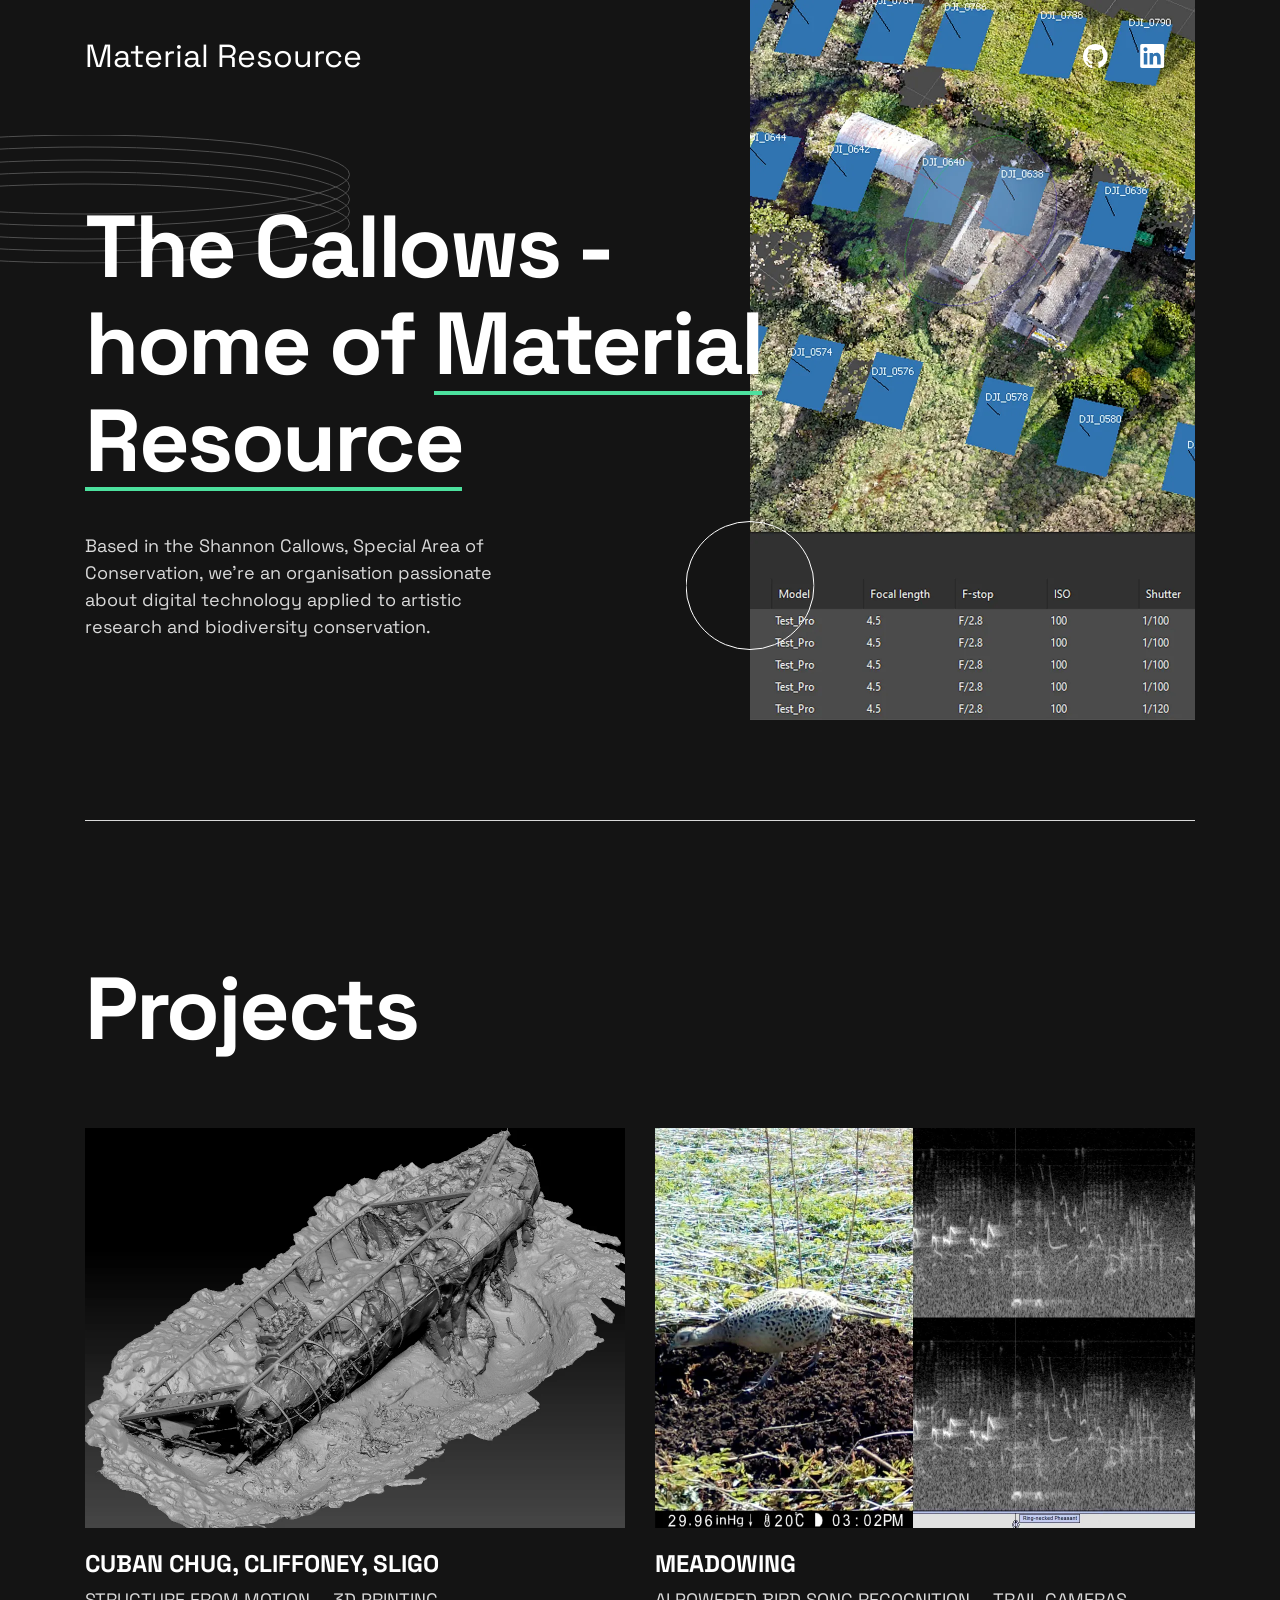
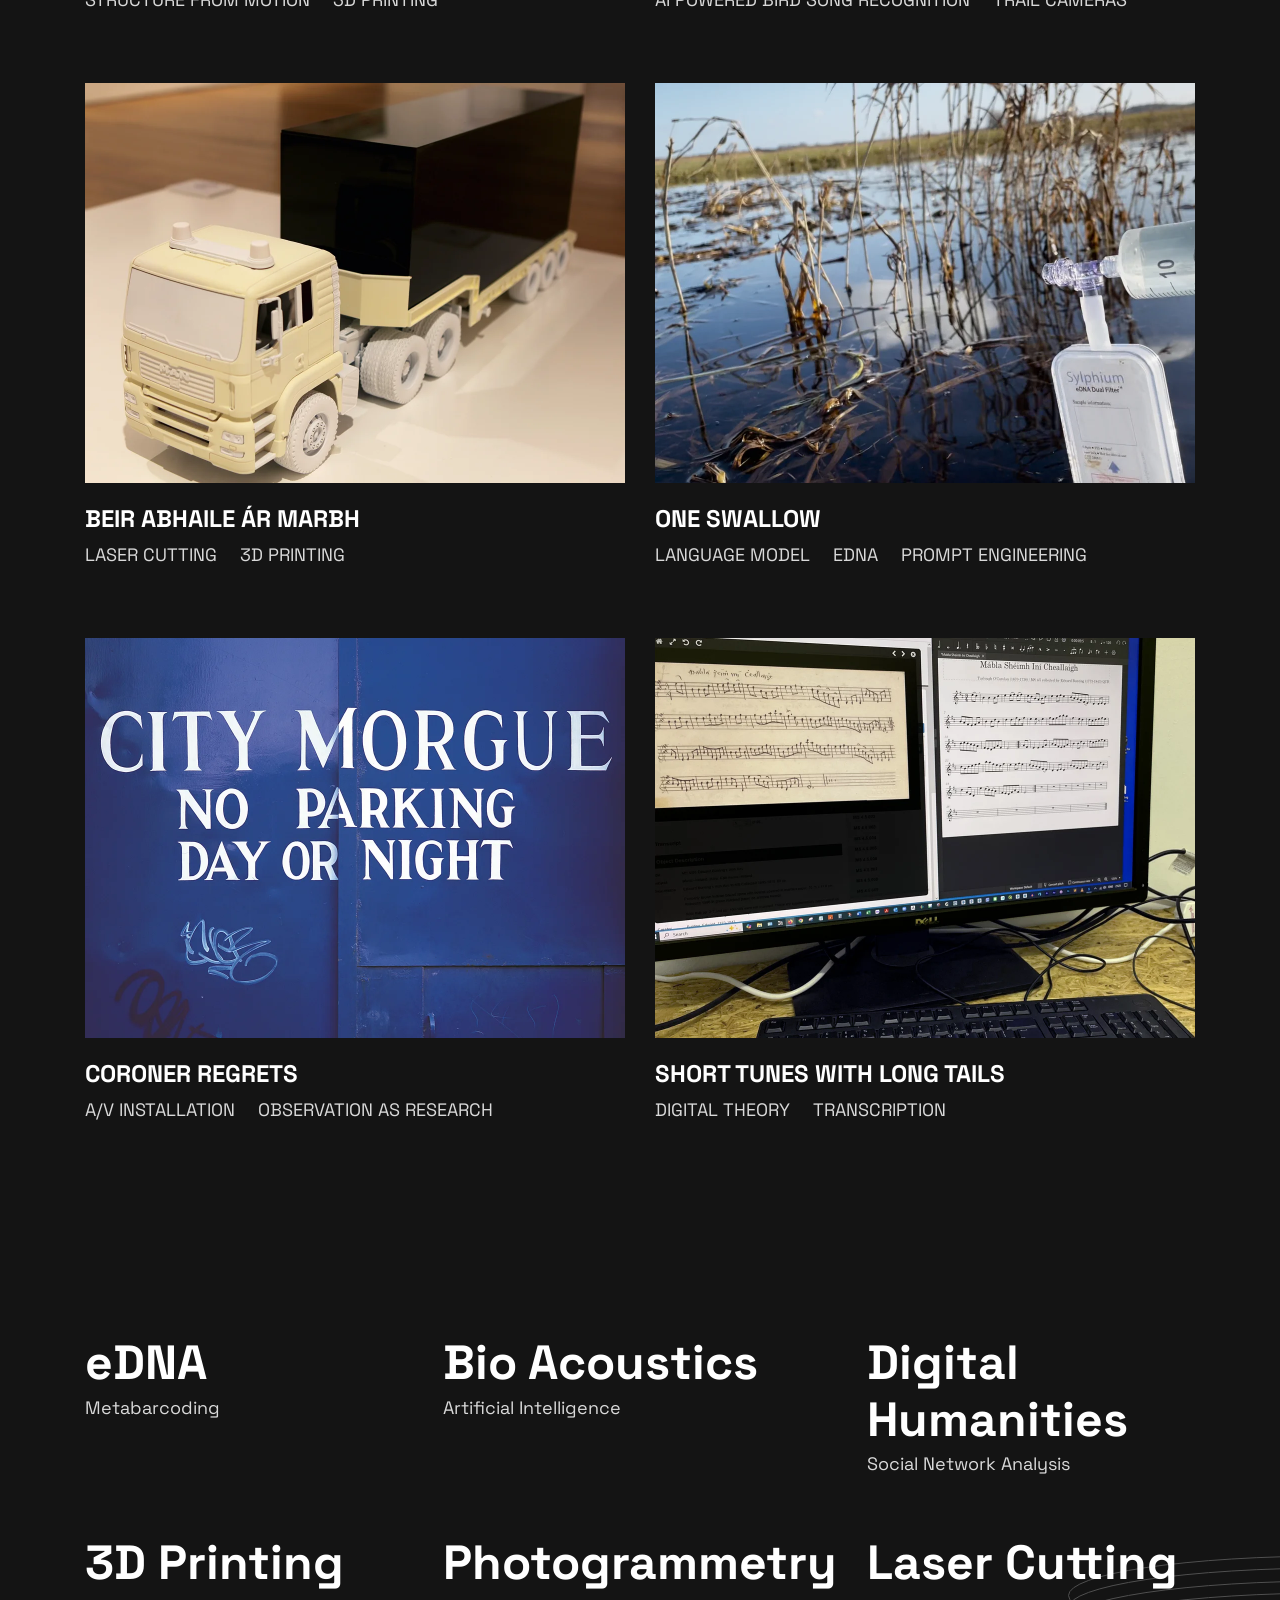
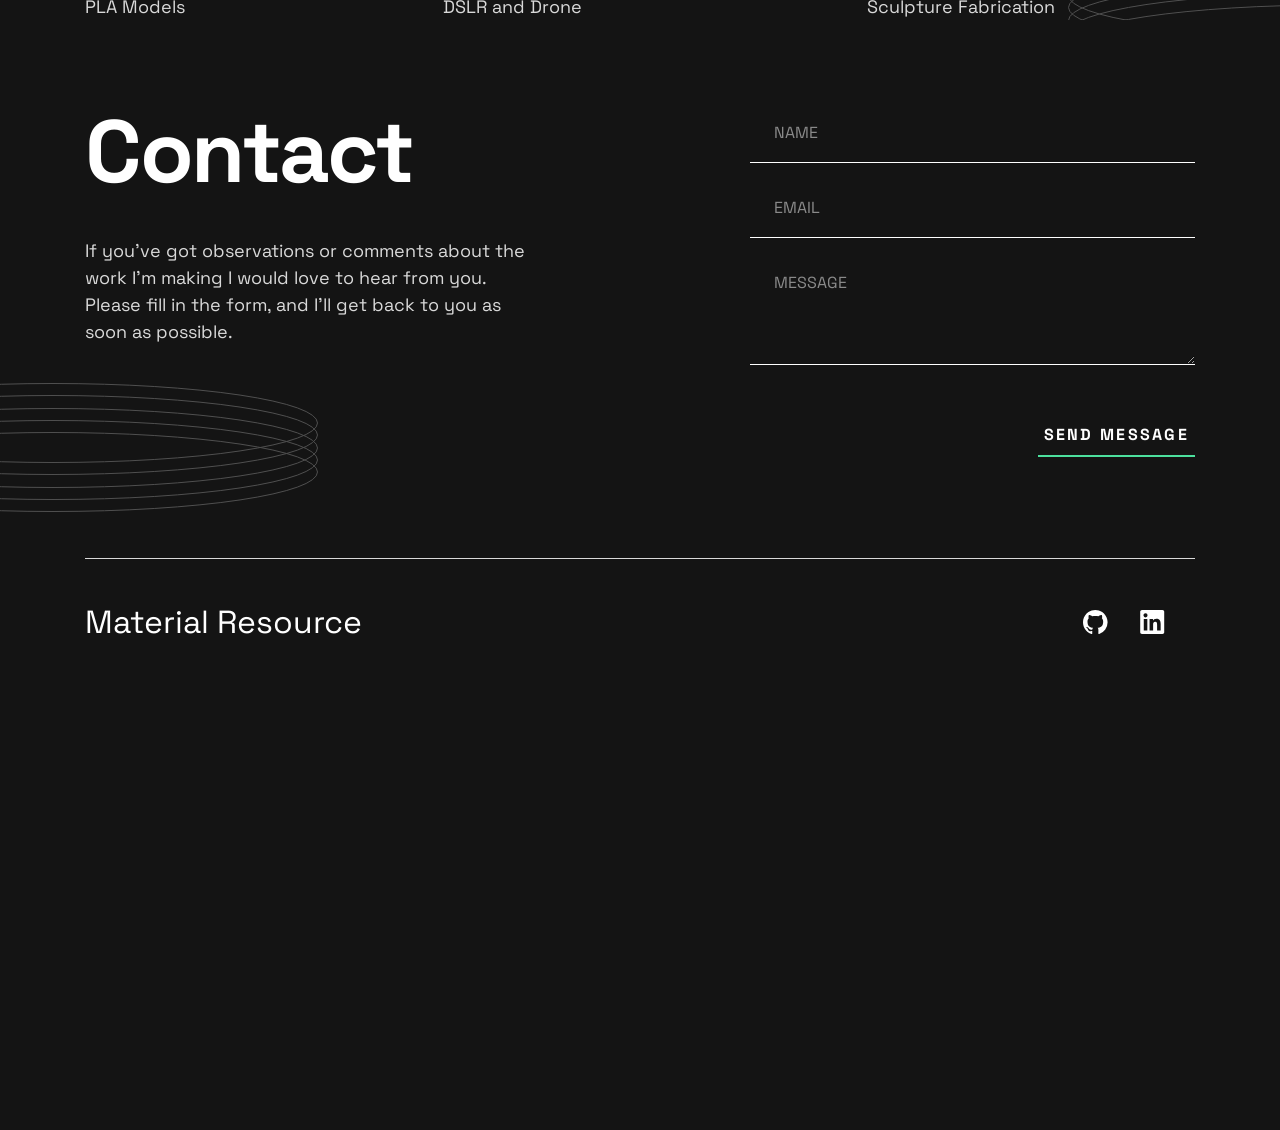
<file: index.html>
<!DOCTYPE html>
<html lang="en">
  <head>
    <meta charset="UTF-8" />
    <meta name="viewport" content="width=device-width, initial-scale=1.0" />
    <link rel="preconnect" href="https://fonts.googleapis.com" />
    <link rel="preconnect" href="https://fonts.gstatic.com" crossorigin />
    <link
      href="https://fonts.googleapis.com/css2?family=Space+Grotesk:wght@500;700&display=swap"
      rel="stylesheet"
    />
    <link
      rel="icon"
      type="image/png"
      sizes="32x32"
      href="./assets/images/favicon-32x32.png"
    />
    <link rel="stylesheet" href="style.css" />
    <title>Material Resource | Nature Knowledge Art</title>
  </head>
  <body>
    <header class="header">
      <h2 class="visually-hidden">Header</h2>
      <div class="wrapper">
        <nav class="header__nav">
          <h2 class="visually-hidden">Navigation</h2>
          <a href="index.html" class="header__home">
            Material Resource
            <span class="visually-hidden">(to home page)</span>
          </a>
          <a href="" class="header__social">
            <svg
              xmlns="http://www.w3.org/2000/svg"
              width="25"
              height="24"
              aria-labelledby="socialGitHub"
              role="img"
            >
              <title id="socialGitHub">GitHub</title>
              <path
                fill="#FFF"
                fill-rule="evenodd"
                d="M12.304 0C5.506 0 0 5.506 0 12.304c0 5.444 3.522 10.042 8.413 11.672.615.108.845-.261.845-.584 0-.292-.015-1.261-.015-2.291-3.091.569-3.891-.754-4.137-1.446-.138-.354-.738-1.446-1.261-1.738-.43-.23-1.046-.8-.016-.815.97-.015 1.661.892 1.892 1.261 1.107 1.86 2.876 1.338 3.584 1.015.107-.8.43-1.338.784-1.646-2.738-.307-5.598-1.368-5.598-6.074 0-1.338.477-2.446 1.26-3.307-.122-.308-.553-1.569.124-3.26 0 0 1.03-.323 3.383 1.26.985-.276 2.03-.415 3.076-.415 1.046 0 2.092.139 3.076.416 2.353-1.6 3.384-1.261 3.384-1.261.676 1.691.246 2.952.123 3.26.784.861 1.26 1.953 1.26 3.307 0 4.721-2.875 5.767-5.613 6.074.446.385.83 1.123.83 2.277 0 1.645-.015 2.968-.015 3.383 0 .323.231.708.846.584a12.324 12.324 0 0 0 8.382-11.672C24.607 5.506 19.101 0 12.304 0Z"
              />
            </svg>
          </a>
          <a href="" class="header__social">
            <svg
              xmlns="http://www.w3.org/2000/svg"
              width="25"
              height="24"
              aria-labelledby="socialLinkedIn"
              role="img"
            >
              <title id="socialLinkedIn">LinkedIn</title>
              <path
                fill="#FFF"
                fill-rule="evenodd"
                d="M5.551 3.304c-1.14 0-2.067.926-2.067 2.064 0 1.14.928 2.066 2.067 2.066a2.066 2.066 0 0 0 0-4.13ZM3.767 8.998v11.453h3.562L7.33 8.998H3.767Zm5.798 0V20.45l3.554.002.002-5.668c0-1.454.253-2.941 2.132-2.941 1.851 0 1.851 1.755 1.851 3.036v5.571l3.559-.001v-6.28c0-2.834-.517-5.457-4.27-5.457-1.763 0-2.916.997-3.368 1.85h-.05V8.997h-3.41ZM22.435 24H1.982c-.976 0-1.77-.777-1.77-1.732V1.731C.212.776 1.006 0 1.982 0h20.453c.98 0 1.777.776 1.777 1.73v20.538c0 .955-.797 1.732-1.777 1.732Z"
              />
            </svg>
          </a>
            </svg>
          </a>
        </nav>
      </div>
    </header>

    <main id="main">
      <section class="hero">
        <div class="wrapper hero__wrapper bottom-border">
          <div class="hero__content">
            <picture>
              <source
                media="(min-width: 62.5em)"
                srcset="./assets/images/image-profile-desktop.webp"
              />
              <source
                media="(min-width: 37.5em)"
                srcset="./assets/images/image-profile-tablet.webp"
              />
              <img
                class="hero__image"
                src="./assets/images/image-profile-mobile.webp"
                alt="picture of Material Resource with drone camera positions"
                width-="174"
                height="383"
              />
            </picture>
            <img
              class="hero__rings"
              src="./assets/images/pattern-rings.svg"
              alt=""
              width="530"
              height="129"
            />
            <img
              class="hero__circle"
              src="./assets/images/pattern-circle.svg"
              alt=""
              width="129"
              height="129"
            />
            <div class="hero__text">
              <h1 class="hero__headline header-xl">
                The Callows<br />
                - home of <span>Material Resource</span>
              </h1>
              <p class="hero__description">
                Based in the Shannon Callows, Special Area of Conservation, we're an organisation passionate about digital technology applied to artistic research and biodiversity conservation.
              </p>
              
            </div>
          </div>
        </div>
      </section>

      

      <section class="projects">
        <div class="wrapper projects__wrapper">
          <div class="projects__grid">
            <h2 class="projects__headline header-xl">Projects</h2>
            <a href="#contact" class="projects__contact underline"
              ></a>

            <div class="projects__item">
              <picture class="projects__picture">
                <source
                  media="(min-width: 62.5em)"
                  srcset="./assets/images/thumbnail-project-1-large.webp"
                />
                <img
                  class="projects__image"
                  src="./assets/images/thumbnail-project-1-small.webp"
                  alt="screenshot of 3D digital model of boat washed up on beach"
                  width-="343"
                  height="253"
                />
              </picture>
              <h3 class="projects__name">Cuban Chug, Cliffoney, Sligo</h3>
              <p class="projects__tags">
                <span>Structure from motion</span>
                <span>3D PRINTING</span>
              </p>
              <div class="projects__links">
                <a href="cubanchugproject.html" class="underline">View Project</a>
                <a href="cubanchugexhibnotes.html" class="underline">Exhibition Notes</a>
              </div>
            </div>

            <div class="projects__item">
              <picture class="projects__picture">
                <source
                  media="(min-width: 62.5em)"
                  srcset="./assets/images/thumbnail-project-2-large.webp"
                />
                <img
                  class="projects__image"
                  src="./assets/images/thumbnail-project-2-small.webp"
                  alt="screenshot of trail camera footage of female pheasant and spectogram of bird call sounds"
                  width-="343"
                  height="253"
                />
              </picture>
              <h3 class="projects__name">Meadowing</h3>
              <p class="projects__tags">
                <span>AI POWERED BIRD SONG RECOGNITION</span>
                <span>TRAIL CAMERAS</span>
              </p>
              <div class="projects__links">
                <a href="" class="underline">In progress</a>
              
              </div>
            </div>

            <div class="projects__item">
              <picture class="projects__picture">
                <source
                  media="(min-width: 62.5em)"
                  srcset="./assets/images/thumbnail-project-3-large.webp"
                />
                <img
                  class="projects__image"
                  src="./assets/images/thumbnail-project-3-small.webp"
                  alt="screenshot 3D printed articulated truck with black acrylic container"
                  width-="343"
                  height="253"
                />
              </picture>
              <h3 class="projects__name">BEIR ABHAILE ÁR MARBH</h3>
              <p class="projects__tags">
                <span>LASER CUTTING</span>
                <span>3D PRINTING</span>
              </p>
              <div class="projects__links">
                <a href="beirabhaileproject.html" class="underline">View Project</a>
                <a href="beirabhaileexhibnotes.html" class="underline">Exhibition Notes</a>
              </div>
            </div>

            <div class="projects__item">
              <picture class="projects__picture">
                <source
                  media="(min-width: 62.5em)"
                  srcset="./assets/images/thumbnail-project-4-large.webp"
                />
                <img
                  class="projects__image"
                  src="./assets/images/thumbnail-project-4-small.webp"
                  alt="screenshot of eDNA dual filter capsule held over river flooded tall grass"
                  width-="343"
                  height="253"
                />
              </picture>
              <h3 class="projects__name">One Swallow</h3>
              <p class="projects__tags">
                <span>LANGUAGE MODEL</span>
                <span>eDNA</span>
                <span>PROMPT ENGINEERING</span>
              </p>
              <div class="projects__links">
                <a href="" class="underline">In progress</a>
                
              </div>
            </div>

            <div class="projects__item">
              <picture class="projects__picture">
                <source
                  media="(min-width: 62.5em)"
                  srcset="./assets/images/thumbnail-project-5-large.webp"
                />
                <img
                  class="projects__image"
                  src="./assets/images/thumbnail-project-5-small.webp"
                  alt="photo of blue plate metal gates of city morgue"
                  width-="343"
                  height="253"
                />
              </picture>
              <h3 class="projects__name">Coroner Regrets</h3>
              <p class="projects__tags">
                <span>A/V INSTALLATION</span>
                <span>OBSERVATION AS RESEARCH</span>
              <div class="projects__links">
                <a href="coronerregretsproject.html" class="underline">View Project</a>
                <a href="coronerregretsexhibnotes.html" class="underline">Exhibition Notes</a>
              </div>
            </div>

            <div class="projects__item">
              <picture class="projects__picture">
                <source
                  media="(min-width: 62.5em)"
                  srcset="./assets/images/thumbnail-project-6-large.webp"
                />
                <img
                  class="projects__image"
                  src="./assets/images/thumbnail-project-6-small.webp"
                  alt="screenshot of computer screen with both handwritten musical notation and transcribed digital notation "
                  width-="343"
                  height="253"
                />
              </picture>
              <h3 class="projects__name">Short Tunes with Long Tails</h3>
              <p class="projects__tags">
                <span>Digital Theory</span>
                <span>Transcription</span>
              </p>
              <div class="projects__links">
                <a href="shorttunesproject.html" class="underline">View Project</a>
              </div>
            </div>
          </div>
        </div>
      </section>

<section class="skills">
        <div class="wrapper skills__wrapper bottom-border">
          <h2 class="visually-hidden">Skills</h2>
          <div class="skills__item">
            <h3 class="skills__title">eDNA</h3>
            <p class="skills__description">Metabarcoding</p>
          </div>
          <div class="skills__item">
            <h3 class="skills__title">Bio Acoustics</h3>
            <p class="skills__description">Artificial Intelligence</p>
          </div>
          <div class="skills__item">
            <h3 class="skills__title">Digital Humanities</h3>
            <p class="skills__description">Social Network Analysis</p>
          </div>
          <div class="skills__item">
            <h3 class="skills__title">3D Printing</h3>
            <p class="skills__description">PLA Models</p>
          </div>
          <div class="skills__item">
            <h3 class="skills__title">Photogrammetry</h3>
            <p class="skills__description">DSLR and Drone</p>
          </div>
          <div class="skills__item">
            <h3 class="skills__title">Laser Cutting</h3>
            <p class="skills__description">Sculpture Fabrication</p>
          </div>
        </div>
        <img
          class="skills__rings"
          src="./assets/images/pattern-rings.svg"
          alt=""
          width="530"
          height="129"
        />
      </section>

      <section id="contact" class="contact bg-less-dark">
        <div class="wrapper contact__wrapper bottom-border">
          <div class="contact__text">
            <h2 class="contact__headline header-xl">Contact</h2>
            <p class="contact__description">
              If you've got observations or comments about the work I'm making I would love to hear from you.
              Please fill in the form, and I'll get back to you as soon as
              possible.
            </p>
          </div>
          <form action="" class="contact__form">
            <div class="contact__control">
              <label for="name" class="visually-hidden">Name</label>
              <input
                type="text"
                id="name"
                name="name"
                placeholder="Name"
                required
              />
              <img
                src="./assets/images/icon-invalid.svg"
                alt=""
                class="contact__invalid-icon"
                width="24"
                height="24"
              />
            </div>
            <div class="contact__control">
              <label for="email" class="visually-hidden">Email</label>
              <input
                type="email"
                id="email"
                name="email"
                placeholder="Email"
                required
              />
              <img
                src="./assets/images/icon-invalid.svg"
                alt=""
                class="contact__invalid-icon"
                width="24"
                height="24"
              />
            </div>
            <div class="contact__control">
              <label for="message" class="visually-hidden">Message</label>
              <textarea
                name="message"
                id="message"
                cols="30"
                rows="3"
                placeholder="Message"
                required
              ></textarea>
              <img
                src="./assets/images/icon-invalid.svg"
                alt=""
                class="contact__invalid-icon"
                width="24"
                height="24"
              />
            </div>
            <div class="contact__control align-right">
              <button type="submit">Send Message</button>
            </div>
          </form>
        </div>
        <img
          class="contact__rings"
          src="./assets/images/pattern-rings.svg"
          alt=""
          width="530"
          height="129"
        />
      </section>
    </main>

    <footer class="footer bg-less-dark">
      <h2 class="visually-hidden">Footer</h2>
      <div class="wrapper">
        <nav class="header__nav">
          <h2 class="visually-hidden">Navigation</h2>
          <a href="index.html" class="header__home">
            Material Resource
            <span class="visually-hidden">(to home page)</span>
          </a>
          <a href="" class="header__social">
            <svg
              xmlns="http://www.w3.org/2000/svg"
              width="25"
              height="24"
              aria-labelledby="socialGitHub"
              role="img"
            >
              <title id="socialGitHub">GitHub</title>
              <path
                fill="#FFF"
                fill-rule="evenodd"
                d="M12.304 0C5.506 0 0 5.506 0 12.304c0 5.444 3.522 10.042 8.413 11.672.615.108.845-.261.845-.584 0-.292-.015-1.261-.015-2.291-3.091.569-3.891-.754-4.137-1.446-.138-.354-.738-1.446-1.261-1.738-.43-.23-1.046-.8-.016-.815.97-.015 1.661.892 1.892 1.261 1.107 1.86 2.876 1.338 3.584 1.015.107-.8.43-1.338.784-1.646-2.738-.307-5.598-1.368-5.598-6.074 0-1.338.477-2.446 1.26-3.307-.122-.308-.553-1.569.124-3.26 0 0 1.03-.323 3.383 1.26.985-.276 2.03-.415 3.076-.415 1.046 0 2.092.139 3.076.416 2.353-1.6 3.384-1.261 3.384-1.261.676 1.691.246 2.952.123 3.26.784.861 1.26 1.953 1.26 3.307 0 4.721-2.875 5.767-5.613 6.074.446.385.83 1.123.83 2.277 0 1.645-.015 2.968-.015 3.383 0 .323.231.708.846.584a12.324 12.324 0 0 0 8.382-11.672C24.607 5.506 19.101 0 12.304 0Z"
              />
            </svg>
          </a>
          <a href="" class="header__social">
            <svg
              xmlns="http://www.w3.org/2000/svg"
              width="25"
              height="24"
              aria-labelledby="socialLinkedIn"
              role="img"
            >
              <title id="socialLinkedIn">LinkedIn</title>
              <path
                fill="#FFF"
                fill-rule="evenodd"
                d="M5.551 3.304c-1.14 0-2.067.926-2.067 2.064 0 1.14.928 2.066 2.067 2.066a2.066 2.066 0 0 0 0-4.13ZM3.767 8.998v11.453h3.562L7.33 8.998H3.767Zm5.798 0V20.45l3.554.002.002-5.668c0-1.454.253-2.941 2.132-2.941 1.851 0 1.851 1.755 1.851 3.036v5.571l3.559-.001v-6.28c0-2.834-.517-5.457-4.27-5.457-1.763 0-2.916.997-3.368 1.85h-.05V8.997h-3.41ZM22.435 24H1.982c-.976 0-1.77-.777-1.77-1.732V1.731C.212.776 1.006 0 1.982 0h20.453c.98 0 1.777.776 1.777 1.73v20.538c0 .955-.797 1.732-1.777 1.732Z"
              />
            </svg>
          </a>
            </svg>
          </a>
        </nav>
      </div>
    </footer>
  </body>
</html>
</file>
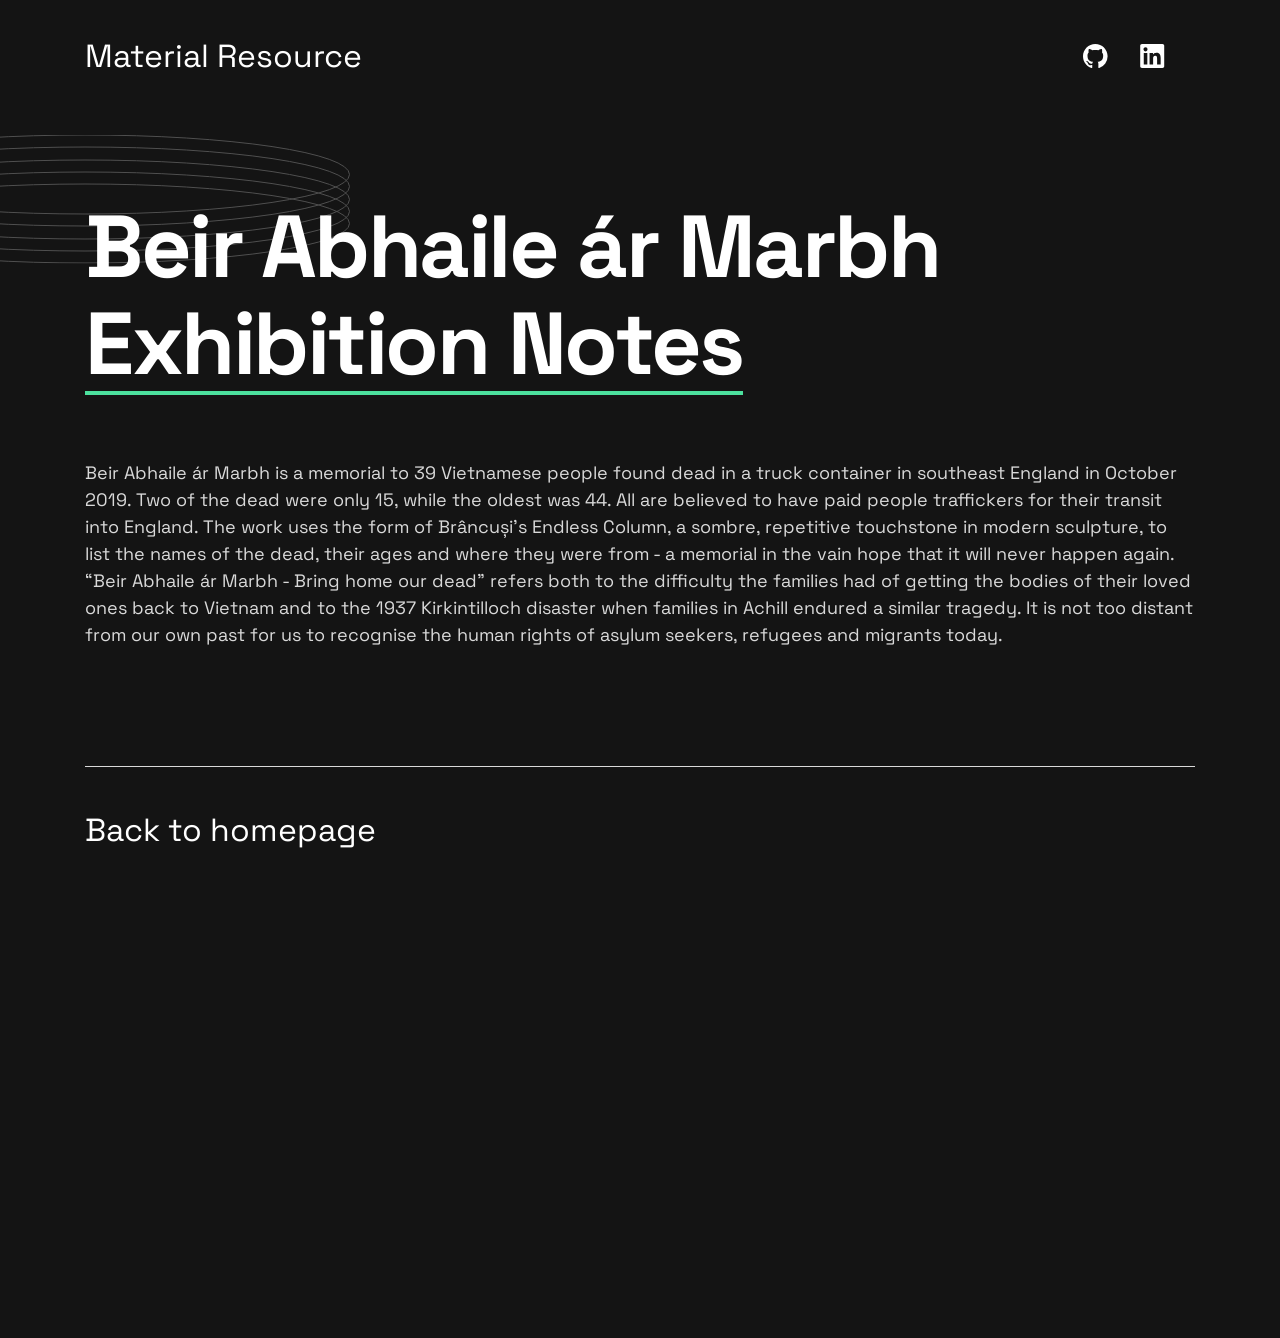
<file: beirabhaileexhibnotes.html>
<!DOCTYPE html>
<html lang="en">
  <head>
    <meta charset="UTF-8" />
    <meta name="viewport" content="width=device-width, initial-scale=1.0" />
    <link rel="preconnect" href="https://fonts.googleapis.com" />
    <link rel="preconnect" href="https://fonts.gstatic.com" crossorigin />
    <link
      href="https://fonts.googleapis.com/css2?family=Space+Grotesk:wght@500;700&display=swap"
      rel="stylesheet"
    />
    <link
      rel="icon"
      type="image/png"
      sizes="32x32"
      href="./assets/images/favicon-32x32.png"
    />
    <link rel="stylesheet" href="style.css" />
    <title>Beir Abhaile ár Marbh Exhibiton Notes</title>
  </head>
  <body>
    <header class="header">
      <h2 class="visually-hidden">Header</h2>
      <div class="wrapper">
        <nav class="header__nav">
          <h2 class="visually-hidden">Navigation</h2>
          <a href="index.html" class="header__home">
            Material Resource
            <span class="visually-hidden">(to home page)</span>
          </a>
          <a href="" class="header__social">
            <svg
              xmlns="http://www.w3.org/2000/svg"
              width="25"
              height="24"
              aria-labelledby="socialGitHub"
              role="img"
            >
              <title id="socialGitHub">GitHub</title>
              <path
                fill="#FFF"
                fill-rule="evenodd"
                d="M12.304 0C5.506 0 0 5.506 0 12.304c0 5.444 3.522 10.042 8.413 11.672.615.108.845-.261.845-.584 0-.292-.015-1.261-.015-2.291-3.091.569-3.891-.754-4.137-1.446-.138-.354-.738-1.446-1.261-1.738-.43-.23-1.046-.8-.016-.815.97-.015 1.661.892 1.892 1.261 1.107 1.86 2.876 1.338 3.584 1.015.107-.8.43-1.338.784-1.646-2.738-.307-5.598-1.368-5.598-6.074 0-1.338.477-2.446 1.26-3.307-.122-.308-.553-1.569.124-3.26 0 0 1.03-.323 3.383 1.26.985-.276 2.03-.415 3.076-.415 1.046 0 2.092.139 3.076.416 2.353-1.6 3.384-1.261 3.384-1.261.676 1.691.246 2.952.123 3.26.784.861 1.26 1.953 1.26 3.307 0 4.721-2.875 5.767-5.613 6.074.446.385.83 1.123.83 2.277 0 1.645-.015 2.968-.015 3.383 0 .323.231.708.846.584a12.324 12.324 0 0 0 8.382-11.672C24.607 5.506 19.101 0 12.304 0Z"
              />
            </svg>
          </a>
          <a href="" class="header__social">
            <svg
              xmlns="http://www.w3.org/2000/svg"
              width="25"
              height="24"
              aria-labelledby="socialLinkedIn"
              role="img"
            >
              <title id="socialLinkedIn">LinkedIn</title>
              <path
                fill="#FFF"
                fill-rule="evenodd"
                d="M5.551 3.304c-1.14 0-2.067.926-2.067 2.064 0 1.14.928 2.066 2.067 2.066a2.066 2.066 0 0 0 0-4.13ZM3.767 8.998v11.453h3.562L7.33 8.998H3.767Zm5.798 0V20.45l3.554.002.002-5.668c0-1.454.253-2.941 2.132-2.941 1.851 0 1.851 1.755 1.851 3.036v5.571l3.559-.001v-6.28c0-2.834-.517-5.457-4.27-5.457-1.763 0-2.916.997-3.368 1.85h-.05V8.997h-3.41ZM22.435 24H1.982c-.976 0-1.77-.777-1.77-1.732V1.731C.212.776 1.006 0 1.982 0h20.453c.98 0 1.777.776 1.777 1.73v20.538c0 .955-.797 1.732-1.777 1.732Z"
              />
            </svg>
          </a>
        </nav>
      </div>
    </header>

    <main id="main">
      <section class="hero">
        <div class="wrapper hero__wrapper bottom-border">
          <div class="hero__content">
           


            <img
              class="hero__rings"
              src="./assets/images/pattern-rings.svg"
              alt=""
              width="530"
              height="129"
            />
            <div class="hero__text">
              <h1 class="hero__headline header-xl">
                Beir Abhaile ár Marbh <span>Exhibition Notes</span>
              </h1>
              
       <p class="hero__description">
                <p>Beir Abhaile ár Marbh is a memorial to 39 Vietnamese people found dead in a truck container in southeast England in October 2019. Two of the dead were only 15, while the oldest was 44. All are believed to have paid people traffickers for their transit into England. The work uses the form of Brâncuși’s Endless Column, a sombre, repetitive touchstone in modern sculpture, to list the names of the dead, their ages and where they were from - a memorial in the vain hope that it will never happen again. <q>Beir Abhaile ár Marbh - Bring home our dead</q> refers both to the difficulty the families had of getting the bodies of their loved ones back to Vietnam and to the 1937 Kirkintilloch disaster when families in Achill endured a similar tragedy. It is not too distant from our own past for us to recognise the human rights of asylum seekers, refugees and migrants today.</p>   
 

            </div>
          </div>
        </div>
      </section>

     <footer class="footer bg-less-dark">
      <h2 class="visually-hidden">Footer</h2>
      <div class="wrapper">
        <nav class="header__nav">
          <h2 class="visually-hidden">Navigation</h2>
          <a href="index.html" class="header__home">
            Back to homepage
            <span class="visually-hidden">(to home page)</span>
          </a>
          
        </nav>
      </div>
    </footer>
  </body>
</html>
</file>
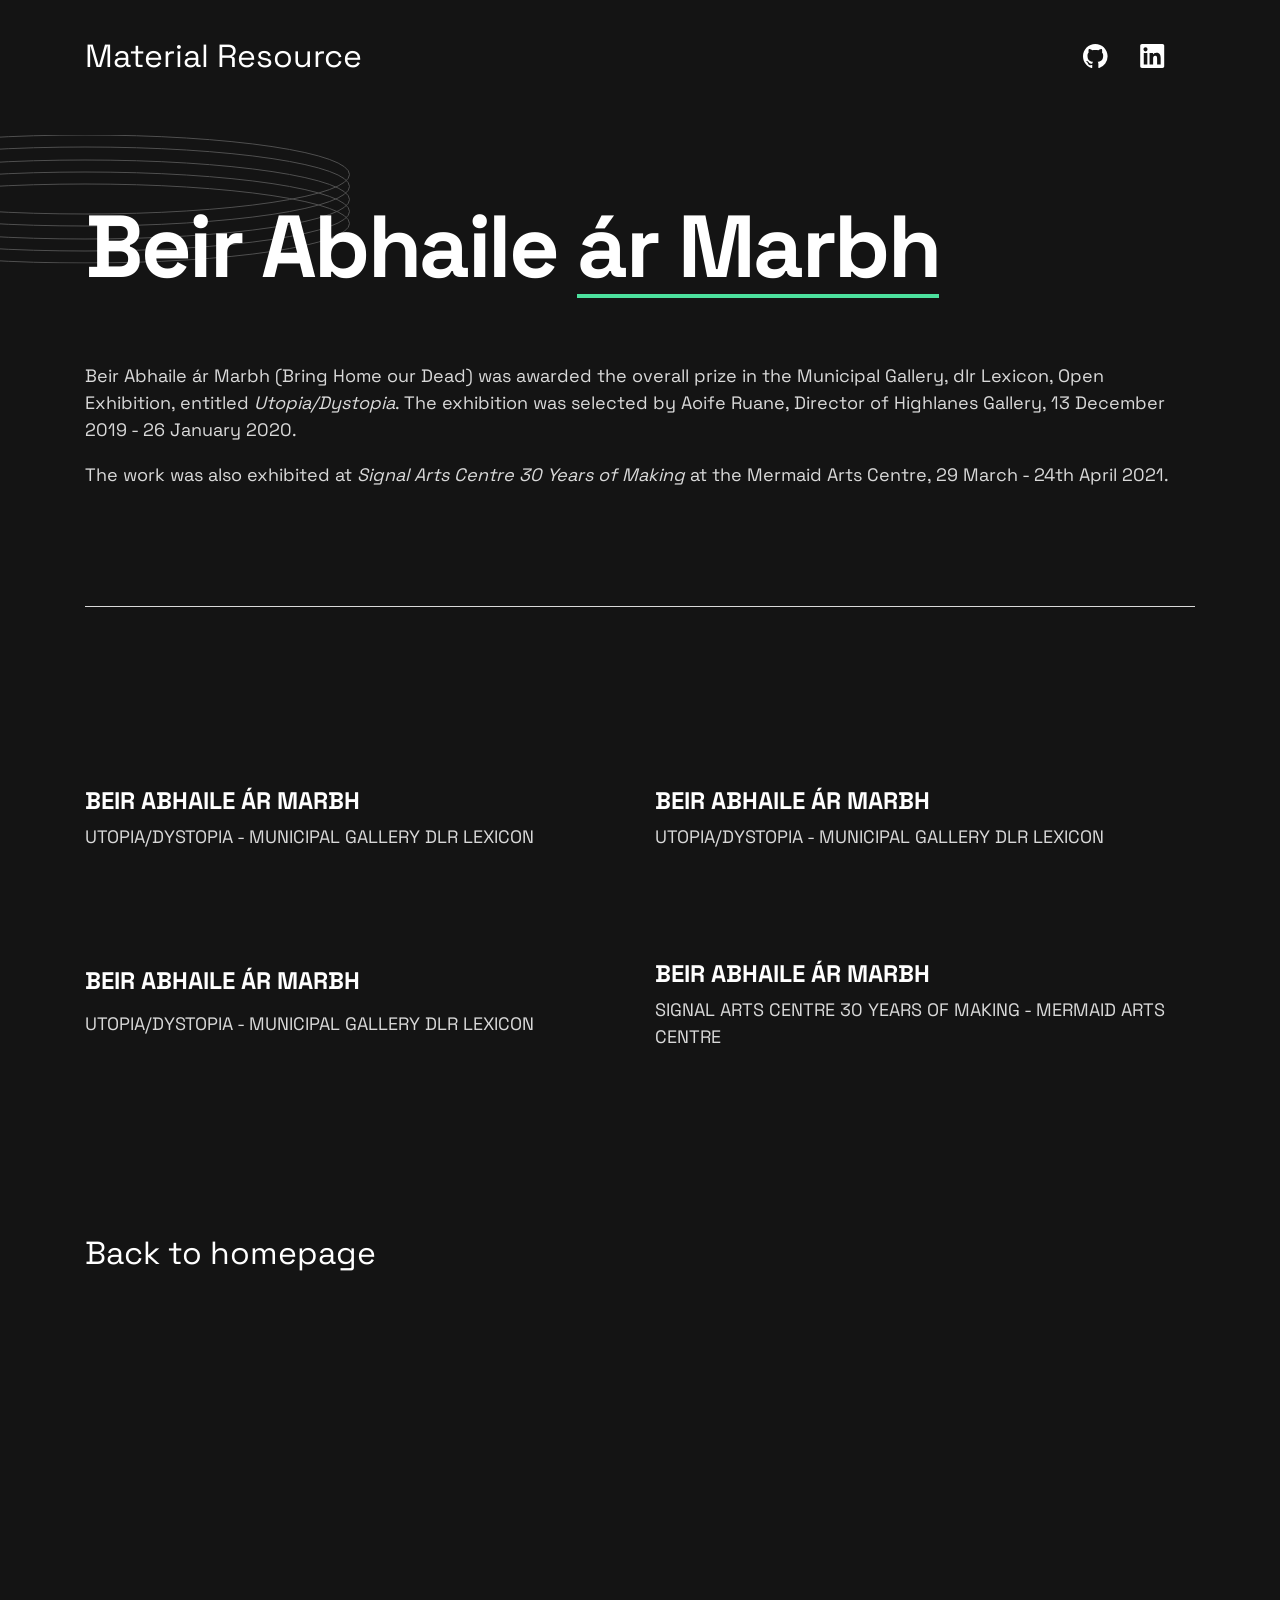
<file: beirabhaileproject.html>
<!DOCTYPE html>
<html lang="en">
  <head>
    <meta charset="UTF-8" />
    <meta name="viewport" content="width=device-width, initial-scale=1.0" />
    <link rel="preconnect" href="https://fonts.googleapis.com" />
    <link rel="preconnect" href="https://fonts.gstatic.com" crossorigin />
    <link
      href="https://fonts.googleapis.com/css2?family=Space+Grotesk:wght@500;700&display=swap"
      rel="stylesheet"
    />
    <link
      rel="icon"
      type="image/png"
      sizes="32x32"
      href="./assets/images/favicon-32x32.png"
    />
    <link rel="stylesheet" href="style.css" />
    <title>Beir Abhaile ár Marbh</title>
  </head>
  <body>
    <header class="header">
      <h2 class="visually-hidden">Header</h2>
      <div class="wrapper">
        <nav class="header__nav">
          <h2 class="visually-hidden">Navigation</h2>
          <a href="index.html" class="header__home">
            Material Resource
            <span class="visually-hidden">(to home page)</span>
          </a>
          <a href="" class="header__social">
            <svg
              xmlns="http://www.w3.org/2000/svg"
              width="25"
              height="24"
              aria-labelledby="socialGitHub"
              role="img"
            >
              <title id="socialGitHub">GitHub</title>
              <path
                fill="#FFF"
                fill-rule="evenodd"
                d="M12.304 0C5.506 0 0 5.506 0 12.304c0 5.444 3.522 10.042 8.413 11.672.615.108.845-.261.845-.584 0-.292-.015-1.261-.015-2.291-3.091.569-3.891-.754-4.137-1.446-.138-.354-.738-1.446-1.261-1.738-.43-.23-1.046-.8-.016-.815.97-.015 1.661.892 1.892 1.261 1.107 1.86 2.876 1.338 3.584 1.015.107-.8.43-1.338.784-1.646-2.738-.307-5.598-1.368-5.598-6.074 0-1.338.477-2.446 1.26-3.307-.122-.308-.553-1.569.124-3.26 0 0 1.03-.323 3.383 1.26.985-.276 2.03-.415 3.076-.415 1.046 0 2.092.139 3.076.416 2.353-1.6 3.384-1.261 3.384-1.261.676 1.691.246 2.952.123 3.26.784.861 1.26 1.953 1.26 3.307 0 4.721-2.875 5.767-5.613 6.074.446.385.83 1.123.83 2.277 0 1.645-.015 2.968-.015 3.383 0 .323.231.708.846.584a12.324 12.324 0 0 0 8.382-11.672C24.607 5.506 19.101 0 12.304 0Z"
              />
            </svg>
          </a>
          <a href="" class="header__social">
            <svg
              xmlns="http://www.w3.org/2000/svg"
              width="25"
              height="24"
              aria-labelledby="socialLinkedIn"
              role="img"
            >
              <title id="socialLinkedIn">LinkedIn</title>
              <path
                fill="#FFF"
                fill-rule="evenodd"
                d="M5.551 3.304c-1.14 0-2.067.926-2.067 2.064 0 1.14.928 2.066 2.067 2.066a2.066 2.066 0 0 0 0-4.13ZM3.767 8.998v11.453h3.562L7.33 8.998H3.767Zm5.798 0V20.45l3.554.002.002-5.668c0-1.454.253-2.941 2.132-2.941 1.851 0 1.851 1.755 1.851 3.036v5.571l3.559-.001v-6.28c0-2.834-.517-5.457-4.27-5.457-1.763 0-2.916.997-3.368 1.85h-.05V8.997h-3.41ZM22.435 24H1.982c-.976 0-1.77-.777-1.77-1.732V1.731C.212.776 1.006 0 1.982 0h20.453c.98 0 1.777.776 1.777 1.73v20.538c0 .955-.797 1.732-1.777 1.732Z"
              />
            </svg>
          </a>
        </nav>
      </div>
    </header>

    <main id="main">
      <section class="hero">
        <div class="wrapper hero__wrapper bottom-border">
          <div class="hero__content">
           

            <img
              class="hero__rings"
              src="./assets/images/pattern-rings.svg"
              alt=""
              width="530"
              height="129"
            />
            <div class="hero__text">
              <h1 class="hero__headline header-xl">
                Beir Abhaile <span>ár Marbh</span>
              </h1>
              
              <p class="hero__description">
                <p>Beir Abhaile ár Marbh (Bring Home our Dead) was awarded the overall prize in the Municipal Gallery, dlr Lexicon, Open Exhibition, entitled <em>Utopia/Dystopia</em>. The exhibition was selected by Aoife Ruane, Director of Highlanes Gallery, 13 December 2019 - 26 January 2020.</p>

                <p>The work was also exhibited at <em>Signal Arts Centre 30 Years of Making</em> at the Mermaid Arts Centre, 29 March - 24th April 2021. </p>
            </div>
          </div>
        </div>
      </section>

      <section class="projects">
        <div class="wrapper projects__wrapper">
          <div class="projects__grid">
            

            <div class="projects__item">
              <picture class="projects__picture">
                <source
                  media="(min-width: 62.5em)"
                  srcset="./assets/images/beir-abhaile-1-large.webp"
                />
                <img
                  class="projects__image"
                  src="./assets/images/beir-abhaile-1-small.webp"
                  alt="photo of lorry container in front of Brâncuși style endless column"
                  width-="343"
                  height="253"
                />
              </picture>
              <h3 class="projects__name">Beir Abhaile ár Marbh</h3>
              <p class="projects__tags">
                <span>Utopia/Dystopia - Municipal Gallery dlr Lexicon</span>
              </p>
              <div class="projects__links">
                <a href="beirabhaileexhibnotes.html" class="underline">Exhibition Notes</a>
              </div>
            </div>

            <div class="projects__item">
              <picture class="projects__picture">
                <source
                  media="(min-width: 62.5em)"
                  srcset="./assets/images/beir-abhaile-2-large.webp"
                />
                <img
                  class="projects__image"
                  src="./assets/images/beir-abhaile-2-small.webp"
                  alt="detail photo of Brâncuși style endless column engraved with names of the dead and sent txt"
                  width-="343"
                  height="253"
                />
              </picture>
              <h3 class="projects__name">Beir Abhaile ár Marbh</h3>
              <p class="projects__tags">
                <span>Utopia/Dystopia - Municipal Gallery dlr Lexicon</span>
              </p>
              <div class="projects__links">
                <a href="beirabhaileexhibnotes.html" class="underline">Exhibition Notes</a>
              </div>
            </div>

            <div class="projects__item">
              <picture class="projects__picture">
                <source
                  media="(min-width: 62.5em)"
                  srcset="./assets/images/beir-abhaile-3-large.webp"
                />
                <img
                  class="projects__image"
                  src="./assets/images/beir-abhaile-3-small.webp"
                  alt="photo of lorry container"
                  width-="343"
                  height="253"
                />
              </picture>
              <h3 class="projects__name">Beir Abhaile ár Marbh</h3>
              <p class="projects__tags">
                <span>Utopia/Dystopia - Municipal Gallery dlr Lexicon</span>
              </p>
              <div class="projects__links">
                <a href="beirabhaileexhibnotes.html" class="underline">Exhibition Notes</a>
              </div>
            </div>

            <div class="projects__item">
              <picture class="projects__picture">
                <source
                  media="(min-width: 62.5em)"
                  srcset="./assets/images/beir-abhaile-4-large.webp"
                />
                <img
                  class="projects__image"
                  src="./assets/images/beir-abhaile-4-small.webp"
                  alt="photo of sculpture at Mermaid Arts Centre"
                  width-="343"
                  height="253"
                />
              </picture>
              <h3 class="projects__name">Beir Abhaile ár Marbh</h3>
              <p class="projects__tags">
                <span>Signal Arts Centre 30 Years of Making - Mermaid Arts Centre</span>
              </p>
              <div class="projects__links">
                <a href="beirabhaileexhibnotes.html" class="underline">Exhibition Notes</a>
              </div>
            </div>

            

          </div>
        </div>
      </section>

    <footer class="footer bg-less-dark">
      <h2 class="visually-hidden">Footer</h2>
      <div class="wrapper">
        <nav class="header__nav">
          <h2 class="visually-hidden">Navigation</h2>
          <a href="index.html" class="header__home">
            Back to homepage
            <span class="visually-hidden">(to home page)</span>
          </a>
          
        </nav>
      </div>
    </footer>
  </body>
</html>
</file>
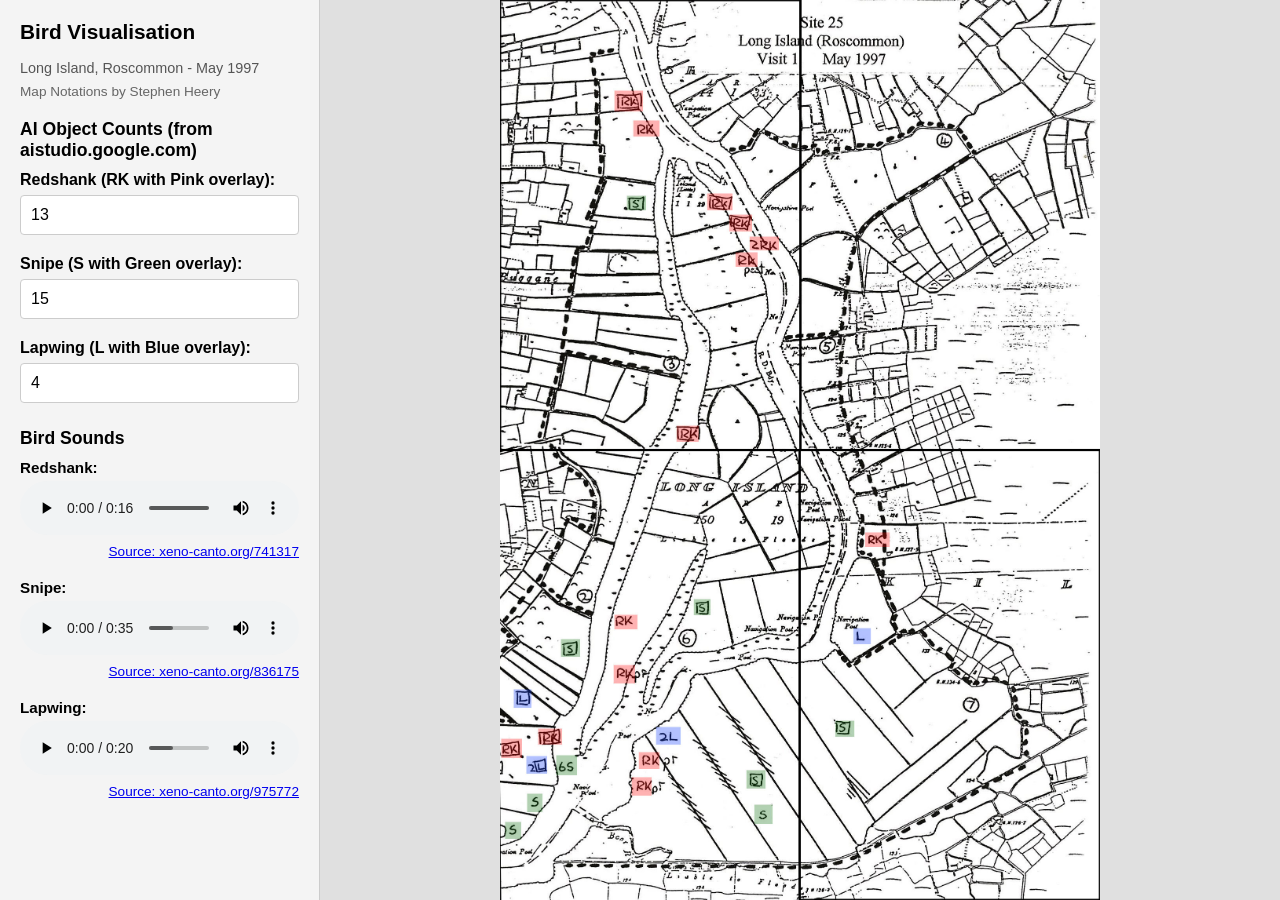
<file: birdcountproject.html>
<!DOCTYPE html>
<html lang="en">
<head>
    <meta charset="UTF-8">
    <meta name="viewport" content="width=device-width, initial-scale=1.0">
    <title>Long Island Bird Count Visualisation - May 1997</title>
    <style>
        html, body {
            height: 100%;
            margin: 0;
            font-family: Arial, sans-serif;
        }

        body {
            display: flex;
            overflow: hidden; /* Prevent body scroll on desktop, children handle overflow */
        }

        #sidebar {
            width: 320px; 
            flex-shrink: 0; 
            padding: 20px;
            background-color: #f4f4f4;
            border-right: 1px solid #ccc;
            box-sizing: border-box;
            height: 100%; /* Full height for desktop */
            overflow-y: auto; /* Sidebar content scrolls on desktop if needed */
        }

        #sidebar h2 {
            margin-top: 0;
            font-size: 1.3em;
            margin-bottom: 10px;
        }
        #sidebar p.site-info {
            font-size: 0.9em;
            margin-bottom: 5px; 
            color: #555;
            line-height: 1.4;
        }
        #sidebar p.author-info {
            font-size: 0.85em;
            margin-top: 0;
            margin-bottom: 20px;
            color: #666;
        }

        .counts-section h3 {
            font-size: 1.1em;
            margin-bottom: 10px;
        }

        .count-box {
            margin-bottom: 20px;
        }

        .count-box label {
            display: block;
            margin-bottom: 6px;
            font-weight: bold;
        }

        .count-box input {
            width: 100%;
            padding: 10px;
            box-sizing: border-box;
            border: 1px solid #ccc;
            border-radius: 4px;
            font-size: 1em;
        }
        
        .audio-player-section h3 {
            font-size: 1.1em;
            margin-top: 25px;
            margin-bottom: 10px;
        }
        .audio-player-item {
            margin-bottom: 20px; 
        }
        .audio-player-item label {
            display: block;
            margin-bottom: 5px;
            font-size: 0.95em;
            font-weight: bold;
        }
        .audio-player-item audio {
            width: 100%;
            margin-bottom: 5px; 
        }
        .audio-player-item .audio-link {
            display: block;
            font-size: 0.85em;
            text-align: right;
        }

        #map-container {
            flex-grow: 1; 
            position: relative; 
            overflow: hidden; /* Map container itself doesn't scroll, image scales */
            height: 100%; /* Full height for desktop */
            background-color: #e0e0e0; 
            display: flex; 
            justify-content: center; 
            align-items: center; 
        }

        #map-image {
            display: block;
            max-width: 100%;
            max-height: 100%;
            object-fit: contain; 
            user-select: none; 
            -webkit-user-drag: none; 
        }

        /* Responsive adjustments for smaller screens */
        @media (max-width: 768px) {
            body {
                flex-direction: column; /* Stack sidebar and map vertically */
                overflow-y: hidden; /* Body itself does not scroll, children manage their scroll */
                                    /* If you want the whole page to scroll instead, set to 'auto' */
            }

            #sidebar {
                width: 100%; /* Sidebar takes full width */
                height: auto; /* Height based on content */
                max-height: 45vh; /* Limit sidebar height, internal scroll if content overflows */
                overflow-y: auto; /* Ensure sidebar content is scrollable */
                border-right: none; /* Remove side border */
                border-bottom: 1px solid #ccc; /* Add bottom border as separator */
                flex-shrink: 0; /* Prevent shrinking if parent has fixed height */
            }

            #map-container {
                width: 100%; /* Map container takes full width */
                flex-grow: 1; /* Map container takes remaining vertical space */
                height: auto; /* Adjust height automatically, or let flex-grow handle it */
                min-height: 50vh; /* Ensure map has a decent minimum height */
            }
        }
    </style>
</head>
<body>
    <div id="sidebar">
        <h2>Bird Visualisation</h2>
        <p class="site-info">Long Island, Roscommon - May 1997</p>
        <p class="author-info">Map Notations by Stephen Heery</p>
        
        <div class="counts-section">
            <h3>AI Object Counts (from aistudio.google.com)</h3>
            <div class="count-box">
                <label for="redshank-count">Redshank (RK with Pink overlay):</label>
                <input type="number" id="redshank-count" value="0" min="0">
            </div>
            <div class="count-box">
                <label for="snipe-count">Snipe (S with Green overlay):</label>
                <input type="number" id="snipe-count" value="0" min="0">
            </div>
            <div class="count-box">
                <label for="lapwing-count">Lapwing (L with Blue overlay):</label>
                <input type="number" id="lapwing-count" value="0" min="0">
            </div>
        </div>

        <div class="audio-player-section">
            <h3>Bird Sounds</h3>
            <div class="audio-player-item">
                <label for="redshank-audio">Redshank:</label>
                <audio id="redshank-audio" controls src="assets/sounds/Redshank_XC741317.mp3">
                    Your browser does not support the audio element.
                </audio>
                <a href="https://xeno-canto.org/741317" target="_blank" class="audio-link">Source: xeno-canto.org/741317</a>
            </div>
            <div class="audio-player-item">
                <label for="snipe-audio">Snipe:</label>
                <audio id="snipe-audio" controls src="assets/sounds/Snipe_XC836175.mp3">
                    Your browser does not support the audio element.
                </audio>
                <a href="https://xeno-canto.org/836175" target="_blank" class="audio-link">Source: xeno-canto.org/836175</a>
            </div>
            <div class="audio-player-item">
                <label for="lapwing-audio">Lapwing:</label>
                <audio id="lapwing-audio" controls src="assets/sounds/Lapwing_XC975772.mp3">
                    Your browser does not support the audio element.
                </audio>
                <a href="https://xeno-canto.org/975772" target="_blank" class="audio-link">Source: xeno-canto.org/975772</a>
            </div>
        </div>
    </div>

    <div id="map-container">
        <img id="map-image" src="assets/images/Long_Island_1997_quads.jpg" alt="Map of Long Island, Roscommon - May 1997 Notations by Stephen Heery">
        <!-- Map is for display only, no interactive elements here -->
    </div>

    <script>
        document.addEventListener('DOMContentLoaded', function() {
            // Data derived from map descriptions for initial counts.
            // This interpretation is based on your specific rules for colors and letters,
            // and a visual scan of the provided map image (from previous interactions).
            // Redshank (RK, Pink overlay, RGB 255,153,153): ~12
            // Snipe (S, Green overlay, RGB 153,204,153): ~15
            // Lapwing (L, Blue overlay, RGB 153,204,255): ~4
            const birdDataFromMapInterpretation = [
                // Redshanks (RK with Pink overlay)
                { type: 'Redshank', count: 1 }, { type: 'Redshank', count: 1 },
                { type: 'Redshank', count: 1 }, { type: 'Redshank', count: 2 }, // Example for "2RK"
                { type: 'Redshank', count: 1 }, { type: 'Redshank', count: 1 },
                { type: 'Redshank', count: 1 }, { type: 'Redshank', count: 1 },
                { type: 'Redshank', count: 1 }, { type: 'Redshank', count: 1 },
                { type: 'Redshank', count: 1 }, { type: 'Redshank', count: 1 },

                // Snipes (S with Green overlay)
                { type: 'Snipe', count: 1 },    { type: 'Snipe', count: 1 },
                { type: 'Snipe', count: 1 },    { type: 'Snipe', count: 6 }, // Example for "6S"
                { type: 'Snipe', count: 1 },    { type: 'Snipe', count: 1 },
                { type: 'Snipe', count: 1 },    { type: 'Snipe', count: 1 },
                { type: 'Snipe', count: 1 },    { type: 'Snipe', count: 1 },

                // Lapwings (L with Blue overlay)
                { type: 'Lapwing', count: 1 },
                { type: 'Lapwing', count: 2 }, // Example for "2L"
                { type: 'Lapwing', count: 1 }
            ];

            const mapImage = document.getElementById('map-image'); 

            const redshankCountInput = document.getElementById('redshank-count');
            const snipeCountInput = document.getElementById('snipe-count');
            const lapwingCountInput = document.getElementById('lapwing-count');

            function calculateAndSetInitialTotals() {
                let totalRedshank = 0;
                let totalSnipe = 0;
                let totalLapwing = 0;

                birdDataFromMapInterpretation.forEach(bird => {
                    if (bird.type === 'Redshank') totalRedshank += bird.count;
                    else if (bird.type === 'Snipe') totalSnipe += bird.count;
                    else if (bird.type === 'Lapwing') totalLapwing += bird.count;
                });

                redshankCountInput.value = totalRedshank;
                snipeCountInput.value = totalSnipe;
                lapwingCountInput.value = totalLapwing;
            }
            
            function initializeApp() {
                calculateAndSetInitialTotals();
                // Input boxes are directly editable by the user.
                // No further JavaScript action is needed for them based on the current request.
            }

            if (mapImage.complete && mapImage.naturalWidth !== 0) {
                initializeApp();
            } else {
                mapImage.onload = initializeApp;
                mapImage.onerror = function() {
                    console.error("Error loading map image. Please ensure 'Long_Island_1997_quads.jpg' is in the 'assets/images/' directory.");
                    // Still initialize sidebar functions even if map fails,
                    // as the counts are based on interpretation, not dynamic map interaction.
                    initializeApp(); 
                }
            }
        });
    </script>
</body>
</html>
</file>
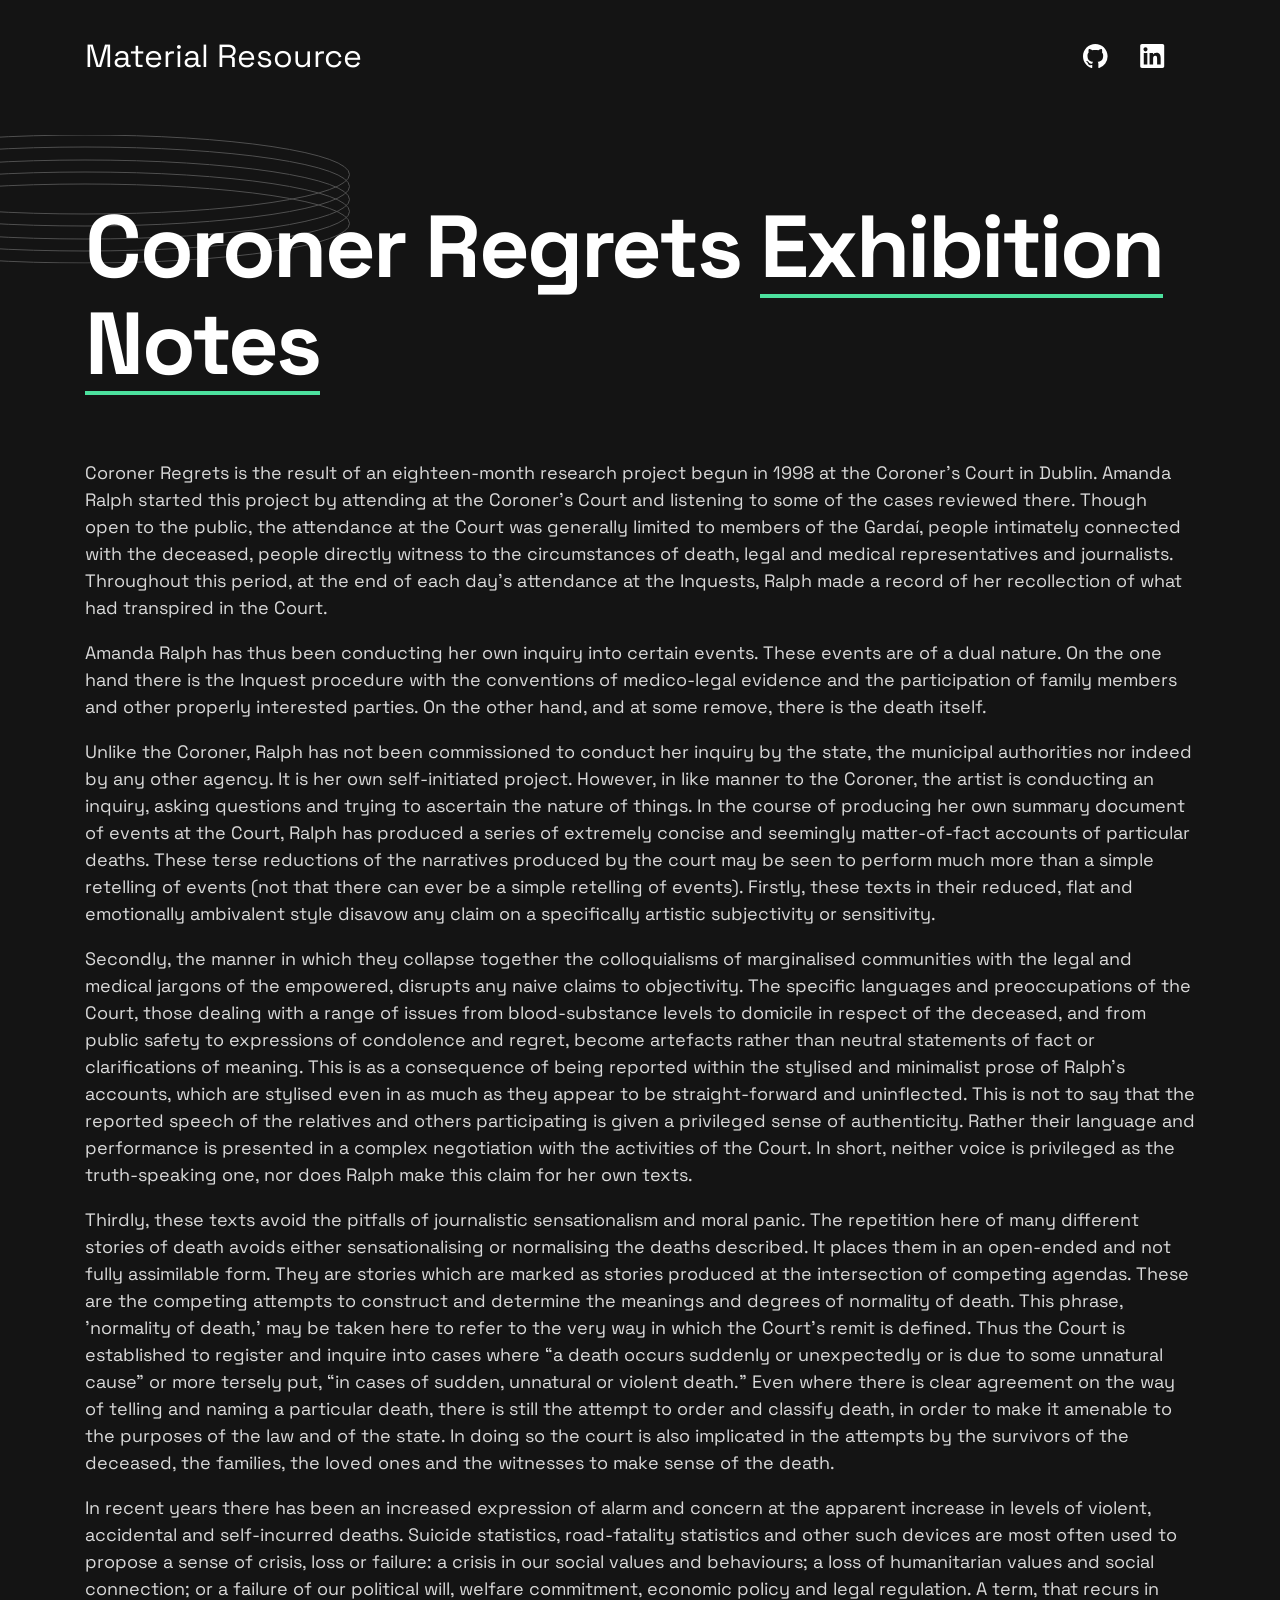
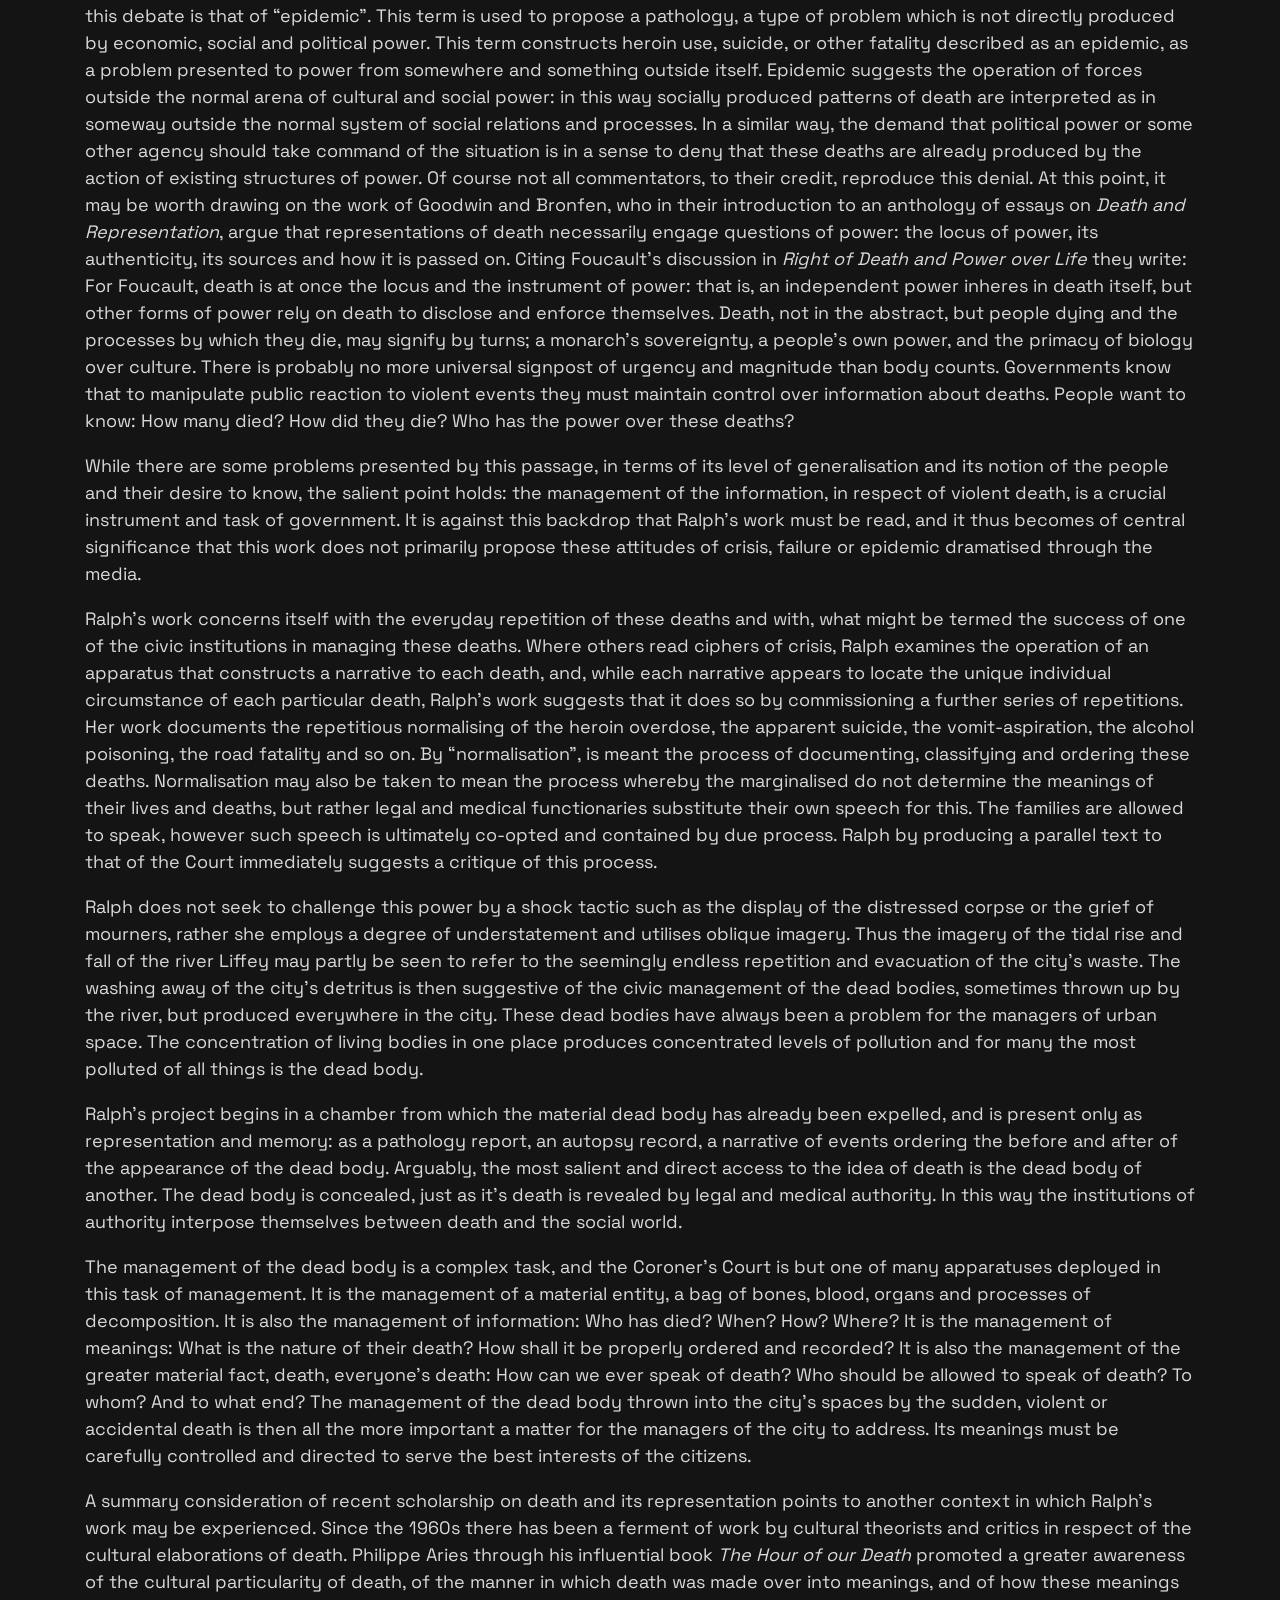
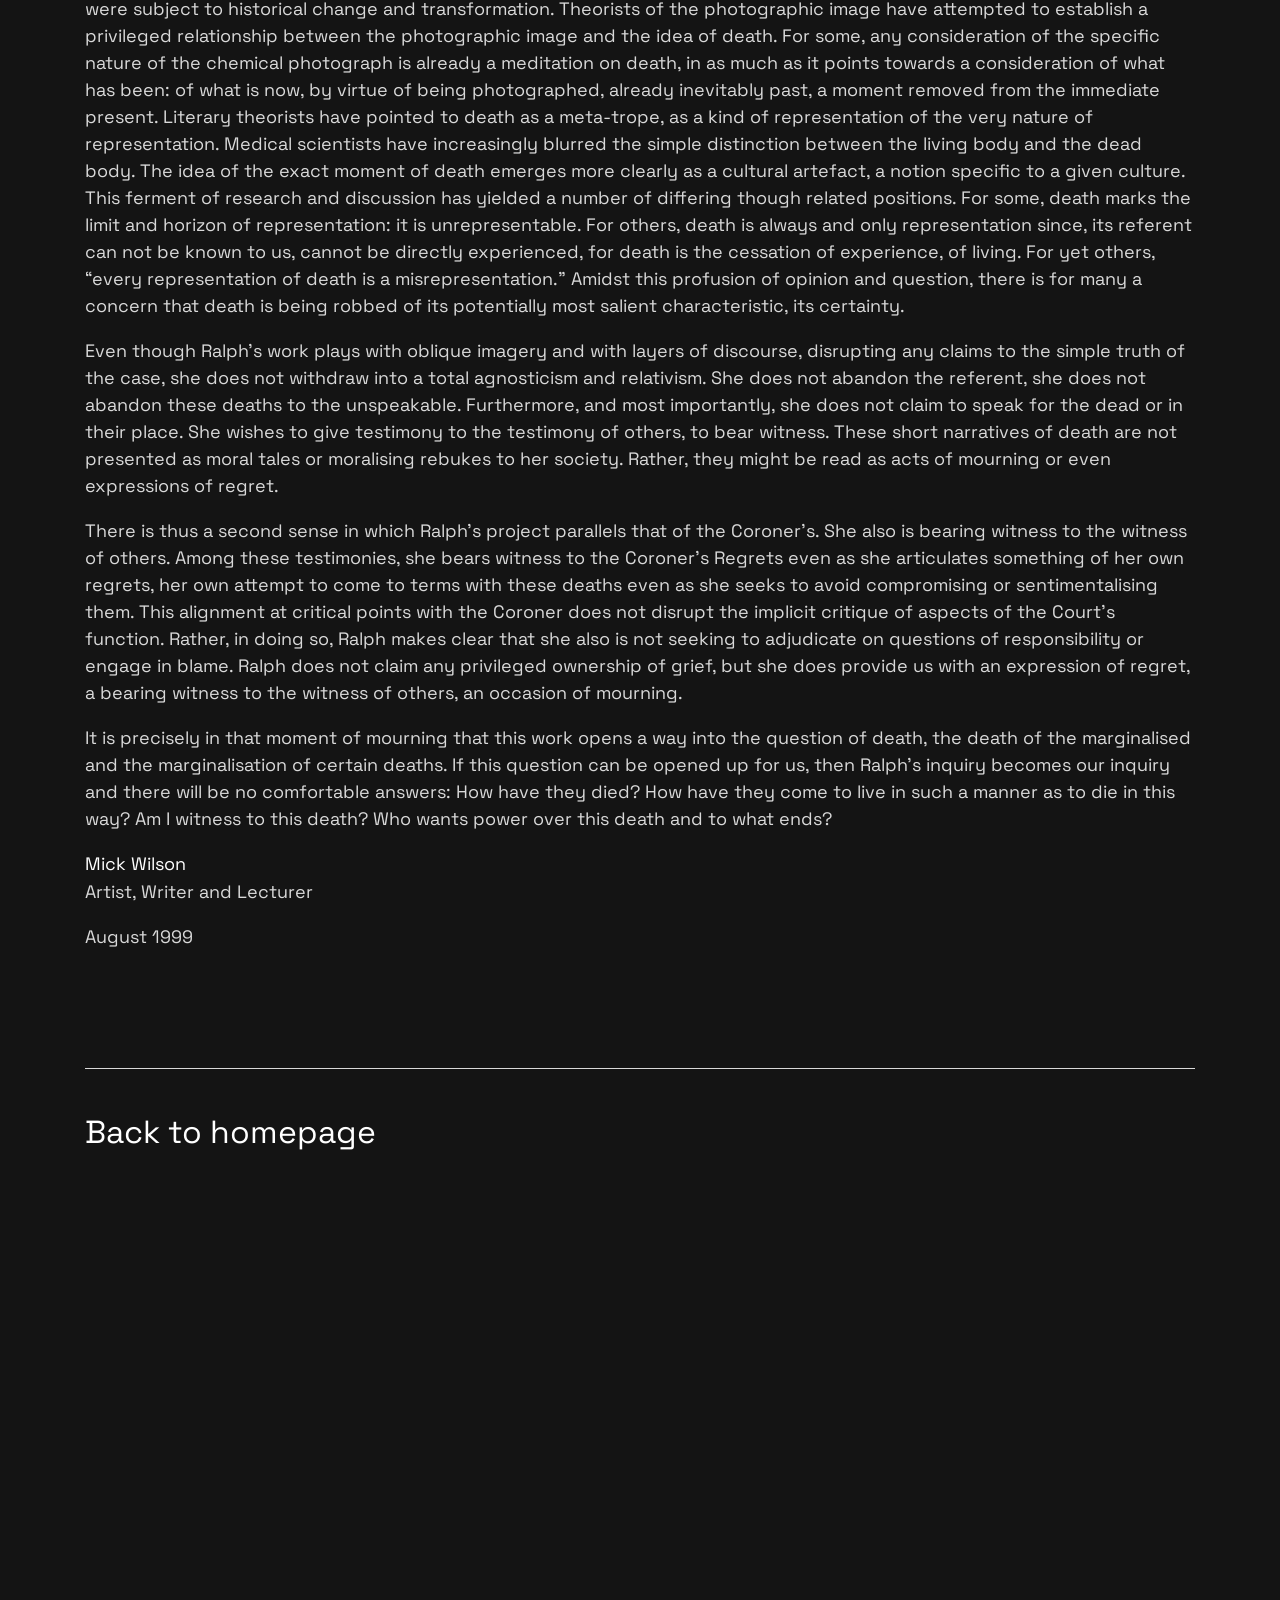
<file: coronerregretsexhibnotes.html>
<!DOCTYPE html>
<html lang="en">
  <head>
    <meta charset="UTF-8" />
    <meta name="viewport" content="width=device-width, initial-scale=1.0" />
    <link rel="preconnect" href="https://fonts.googleapis.com" />
    <link rel="preconnect" href="https://fonts.gstatic.com" crossorigin />
    <link
      href="https://fonts.googleapis.com/css2?family=Space+Grotesk:wght@500;700&display=swap"
      rel="stylesheet"
    />
    <link
      rel="icon"
      type="image/png"
      sizes="32x32"
      href="./assets/images/favicon-32x32.png"
    />
    <link rel="stylesheet" href="style.css" />
    <title>Coroner Regrets Exhibiton Notes</title>
  </head>
  <body>
    <header class="header">
      <h2 class="visually-hidden">Header</h2>
      <div class="wrapper">
        <nav class="header__nav">
          <h2 class="visually-hidden">Navigation</h2>
          <a href="index.html" class="header__home">
            Material Resource
            <span class="visually-hidden">(to home page)</span>
          </a>
          <a href="" class="header__social">
            <svg
              xmlns="http://www.w3.org/2000/svg"
              width="25"
              height="24"
              aria-labelledby="socialGitHub"
              role="img"
            >
              <title id="socialGitHub">GitHub</title>
              <path
                fill="#FFF"
                fill-rule="evenodd"
                d="M12.304 0C5.506 0 0 5.506 0 12.304c0 5.444 3.522 10.042 8.413 11.672.615.108.845-.261.845-.584 0-.292-.015-1.261-.015-2.291-3.091.569-3.891-.754-4.137-1.446-.138-.354-.738-1.446-1.261-1.738-.43-.23-1.046-.8-.016-.815.97-.015 1.661.892 1.892 1.261 1.107 1.86 2.876 1.338 3.584 1.015.107-.8.43-1.338.784-1.646-2.738-.307-5.598-1.368-5.598-6.074 0-1.338.477-2.446 1.26-3.307-.122-.308-.553-1.569.124-3.26 0 0 1.03-.323 3.383 1.26.985-.276 2.03-.415 3.076-.415 1.046 0 2.092.139 3.076.416 2.353-1.6 3.384-1.261 3.384-1.261.676 1.691.246 2.952.123 3.26.784.861 1.26 1.953 1.26 3.307 0 4.721-2.875 5.767-5.613 6.074.446.385.83 1.123.83 2.277 0 1.645-.015 2.968-.015 3.383 0 .323.231.708.846.584a12.324 12.324 0 0 0 8.382-11.672C24.607 5.506 19.101 0 12.304 0Z"
              />
            </svg>
          </a>
          <a href="" class="header__social">
            <svg
              xmlns="http://www.w3.org/2000/svg"
              width="25"
              height="24"
              aria-labelledby="socialLinkedIn"
              role="img"
            >
              <title id="socialLinkedIn">LinkedIn</title>
              <path
                fill="#FFF"
                fill-rule="evenodd"
                d="M5.551 3.304c-1.14 0-2.067.926-2.067 2.064 0 1.14.928 2.066 2.067 2.066a2.066 2.066 0 0 0 0-4.13ZM3.767 8.998v11.453h3.562L7.33 8.998H3.767Zm5.798 0V20.45l3.554.002.002-5.668c0-1.454.253-2.941 2.132-2.941 1.851 0 1.851 1.755 1.851 3.036v5.571l3.559-.001v-6.28c0-2.834-.517-5.457-4.27-5.457-1.763 0-2.916.997-3.368 1.85h-.05V8.997h-3.41ZM22.435 24H1.982c-.976 0-1.77-.777-1.77-1.732V1.731C.212.776 1.006 0 1.982 0h20.453c.98 0 1.777.776 1.777 1.73v20.538c0 .955-.797 1.732-1.777 1.732Z"
              />
            </svg>
          </a>
        </nav>
      </div>
    </header>

    <main id="main">
      <section class="hero">
        <div class="wrapper hero__wrapper bottom-border">
          <div class="hero__content">
           
            






            <img
              class="hero__rings"
              src="./assets/images/pattern-rings.svg"
              alt=""
              width="530"
              height="129"
            />
            <div class="hero__text">
              <h1 class="hero__headline header-xl">
                Coroner Regrets <span>Exhibition Notes</span>
              </h1>
              
       <p class="hero__description">
                <p>Coroner Regrets is the result of an eighteen-month research project begun in 1998 at the Coroner's Court in Dublin. Amanda Ralph started this project by attending at the Coroner's Court and listening to some of the cases reviewed there. Though open to the public, the attendance at the Court was generally limited to members of the Gardaí, people intimately connected with the deceased, people directly witness to the circumstances of death, legal and medical representatives and journalists. Throughout this period, at the end of each day's attendance at the Inquests, Ralph made a record of her recollection of what had transpired in the Court. </p>
<p>Amanda Ralph has thus been conducting her own inquiry into certain events. These events are of a dual nature. On the one hand there is the Inquest procedure with the conventions of medico-legal evidence and the participation of family members and other properly interested parties. On the other hand, and at some remove, there is the death itself.</p> 
<p>Unlike the Coroner, Ralph has not been commissioned to conduct her inquiry by the state, the municipal authorities nor indeed by any other agency. It is her own self-initiated project. However, in like manner to the Coroner, the artist is conducting an inquiry, asking questions and trying to ascertain the nature of things. In the course of producing her own summary document of events at the Court, Ralph has produced a series of extremely concise and seemingly matter-of-fact accounts of particular deaths. These terse reductions of the narratives produced by the court may be seen to perform much more than a simple retelling of events (not that there can ever be a simple retelling of events). Firstly, these texts in their reduced, flat and emotionally ambivalent style disavow any claim on a specifically artistic subjectivity or sensitivity. </p>
<p>Secondly, the manner in which they collapse together the colloquialisms of marginalised communities with the legal and medical jargons of the empowered, disrupts any naive claims to objectivity. The specific languages and preoccupations of the Court, those dealing with a range of issues from blood-substance levels to domicile in respect of the deceased, and from public safety to expressions of condolence and regret, become artefacts rather than neutral statements of fact or clarifications of meaning. This is as a consequence of being reported within the stylised and minimalist prose of Ralph's accounts, which are stylised even in as much as they appear to be straight-forward and uninflected. This is not to say that the reported speech of the relatives and others participating is given a privileged sense of authenticity. Rather their language and performance is presented in a complex negotiation with the activities of the Court. In short, neither voice is privileged as the truth-speaking one, nor does Ralph make this claim for her own texts. </p>
<p>Thirdly, these texts avoid the pitfalls of journalistic sensationalism and moral panic. The repetition here of many different stories of death avoids either sensationalising or normalising the deaths described. It places them in an open-ended and not fully assimilable form. They are stories which are marked as stories produced at the intersection of competing agendas. These are the competing attempts to construct and determine the meanings and degrees of normality of death. This phrase, 'normality of death,' may be taken here to refer to the very way in which the Court's remit is defined. Thus the Court is established to register and inquire into cases where <q>a death occurs suddenly or unexpectedly or is due to some unnatural cause</q> or more tersely put, <q>in cases of sudden, unnatural or violent death.</q> Even where there is clear agreement on the way of telling and naming a particular death, there is still the attempt to order and classify death, in order to make it amenable to the purposes of the law and of the state. In doing so the court is also implicated in the attempts by the survivors of the deceased, the families, the loved ones and the witnesses to make sense of the death. </p>
<p>In recent years there has been an increased expression of alarm and concern at the apparent increase in levels of violent, accidental and self-incurred deaths. Suicide statistics, road-fatality statistics and other such devices are most often used to propose a sense of crisis, loss or failure: a crisis in our social values and behaviours; a loss of humanitarian values and social connection; or a failure of our political will, welfare commitment, economic policy and legal regulation. A term, that recurs in this debate is that of <q>epidemic</q>. This term is used to propose a pathology, a type of problem which is not directly produced by economic, social and political power. This term constructs heroin use, suicide, or other fatality described as an epidemic, as a problem presented to power from somewhere and something outside itself. Epidemic suggests the operation of forces outside the normal arena of cultural and social power: in this way socially produced patterns of death are interpreted as in someway outside the normal system of social relations and processes. In a similar way, the demand that political power or some other agency should take command of the situation is in a sense to deny that these deaths are already produced by the action of existing structures of power. Of course not all commentators, to their credit, reproduce this denial. 
At this point, it may be worth drawing on the work of Goodwin and Bronfen, who in their introduction to an anthology of essays on <em>Death and Representation</em>, argue that representations of death necessarily engage questions of power: the locus of power, its authenticity, its sources and how it is passed on. Citing Foucault's discussion in <em>Right of Death and Power over Life</em> they write: 
For Foucault, death is at once the locus and the instrument of power: that is, an independent power inheres in death itself, but other forms of power rely on death to disclose and enforce themselves. Death, not in the abstract, but people dying and the processes by which they die, may signify by turns; a monarch's sovereignty, a people's own power, and the primacy of biology over culture. There is probably no more universal signpost of urgency and magnitude than body counts. Governments know that to manipulate public reaction to violent events they must maintain control over information about deaths. People want to know: How many died? How did they die? Who has the power over these deaths? </p>
<p>While there are some problems presented by this passage, in terms of its level of generalisation and its notion of the people and their desire to know, the salient point holds: the management of the information, in respect of violent death, is a crucial instrument and task of government. It is against this backdrop that Ralph's work must be read, and it thus becomes of central significance that this work does not primarily propose these attitudes of crisis, failure or epidemic dramatised through the media. </p>
<p>Ralph's work concerns itself with the everyday repetition of these deaths and with, what might be termed the success of one of the civic institutions in managing these deaths. Where others read ciphers of crisis, Ralph examines the operation of an apparatus that constructs a narrative to each death, and, while each narrative appears to locate the unique individual circumstance of each particular death, Ralph's work suggests that it does so by commissioning a further series of repetitions. Her work documents the repetitious normalising of the heroin overdose, the apparent suicide, the vomit-aspiration, the alcohol poisoning, the road fatality and so on. By <q>normalisation</q>, is meant the process of documenting, classifying and ordering these deaths. Normalisation may also be taken to mean the process whereby the marginalised do not determine the meanings of their lives and deaths, but rather legal and medical functionaries substitute their own speech for this. The families are allowed to speak, however such speech is ultimately co-opted and contained by due process. Ralph by producing a parallel text to that of the Court immediately suggests a critique of this process. </p>
<p>Ralph does not seek to challenge this power by a shock tactic such as the display of the distressed corpse or the grief of mourners, rather she employs a degree of understatement and utilises oblique imagery. Thus the imagery of the tidal rise and fall of the river Liffey may partly be seen to refer to the seemingly endless repetition and evacuation of the city's waste. The washing away of the city's detritus is then suggestive of the civic management of the dead bodies, sometimes thrown up by the river, but produced everywhere in the city. These dead bodies have always been a problem for the managers of urban space. The concentration of living bodies in one place produces concentrated levels of pollution and for many the most polluted of all things is the dead body. </p>
<p>Ralph's project begins in a chamber from which the material dead body has already been expelled, and is present only as representation and memory: as a pathology report, an autopsy record, a narrative of events ordering the before and after of the appearance of the dead body. Arguably, the most salient and direct access to the idea of death is the dead body of another. The dead body is concealed, just as it's death is revealed by legal and medical authority. In this way the institutions of authority interpose themselves between death and the social world. </p>
<p>The management of the dead body is a complex task, and the Coroner's Court is but one of many apparatuses deployed in this task of management. It is the management of a material entity, a bag of bones, blood, organs and processes of decomposition. It is also the management of information: Who has died? When? How? Where? It is the management of meanings: What is the nature of their death? How shall it be properly ordered and recorded? It is also the management of the greater material fact, death, everyone's death: How can we ever speak of death? Who should be allowed to speak of death? To whom? And to what end? The management of the dead body thrown into the city's spaces by the sudden, violent or accidental death is then all the more important a matter for the managers of the city to address. Its meanings must be carefully controlled and directed to serve the best interests of the citizens. </p>
<p>A summary consideration of recent scholarship on death and its representation points to another context in which Ralph's work may be experienced. Since the 1960s there has been a ferment of work by cultural theorists and critics in respect of the cultural elaborations of death. Philippe Aries through his influential book <em>The Hour of our Death</em> promoted a greater awareness of the cultural particularity of death, of the manner in which death was made over into meanings, and of how these meanings were subject to historical change and transformation. Theorists of the photographic image have attempted to establish a privileged relationship between the photographic image and the idea of death. For some, any consideration of the specific nature of the chemical photograph is already a meditation on death, in as much as it points towards a consideration of what has been: of what is now, by virtue of being photographed, already inevitably past, a moment removed from the immediate present. Literary theorists have pointed to death as a meta-trope, as a kind of representation of the very nature of representation. Medical scientists have increasingly blurred the simple distinction between the living body and the dead body. The idea of the exact moment of death emerges more clearly as a cultural artefact, a notion specific to a given culture. This ferment of research and discussion has yielded a number of differing though related positions. For some, death marks the limit and horizon of representation: it is unrepresentable. For others, death is always and only representation since, its referent can not be known to us, cannot be directly experienced, for death is the cessation of experience, of living. For yet others, <q>every representation of death is a misrepresentation.</q>  Amidst this profusion of opinion and question, there is for many a concern that death is being robbed of its potentially most salient characteristic, its certainty. </p>
<p>Even though Ralph's work plays with oblique imagery and with layers of discourse, disrupting any claims to the simple truth of the case, she does not withdraw into a total agnosticism and relativism. She does not abandon the referent, she does not abandon these deaths to the unspeakable. Furthermore, and most importantly, she does not claim to speak for the dead or in their place. She wishes to give testimony to the testimony of others, to bear witness. These short narratives of death are not presented as moral tales or moralising rebukes to her society. Rather, they might be read as acts of mourning or even expressions of regret. </p>
<p>There is thus a second sense in which Ralph's project parallels that of the Coroner's. She also is bearing witness to the witness of others. Among these testimonies, she bears witness to the Coroner's Regrets even as she articulates something of her own regrets, her own attempt to come to terms with these deaths even as she seeks to avoid compromising or sentimentalising them. This alignment at critical points with the Coroner does not disrupt the implicit critique of aspects of the Court's function. Rather, in doing so, Ralph makes clear that she also is not seeking to adjudicate on questions of responsibility or engage in blame. Ralph does not claim any privileged ownership of grief, but she does provide us with an expression of regret, a bearing witness to the witness of others, an occasion of mourning. </p>
<p>It is precisely in that moment of mourning that this work opens a way into the question of death, the death of the marginalised and the marginalisation of certain deaths. If this question can be opened up for us, then Ralph's inquiry becomes our inquiry and there will be no comfortable answers: How have they died? How have they come to live in such a manner as to die in this way? Am I witness to this death? Who wants power over this death and to what ends? </p>
Mick Wilson
<p>Artist, Writer and Lecturer</p>
<p>August 1999</p>
            </div>
          </div>
        </div>
      </section>

     <footer class="footer bg-less-dark">
      <h2 class="visually-hidden">Footer</h2>
      <div class="wrapper">
        <nav class="header__nav">
          <h2 class="visually-hidden">Navigation</h2>
          <a href="index.html" class="header__home">
            Back to homepage
            <span class="visually-hidden">(to home page)</span>
          </a>
          
        </nav>
      </div>
    </footer>
  </body>
</html>
</file>
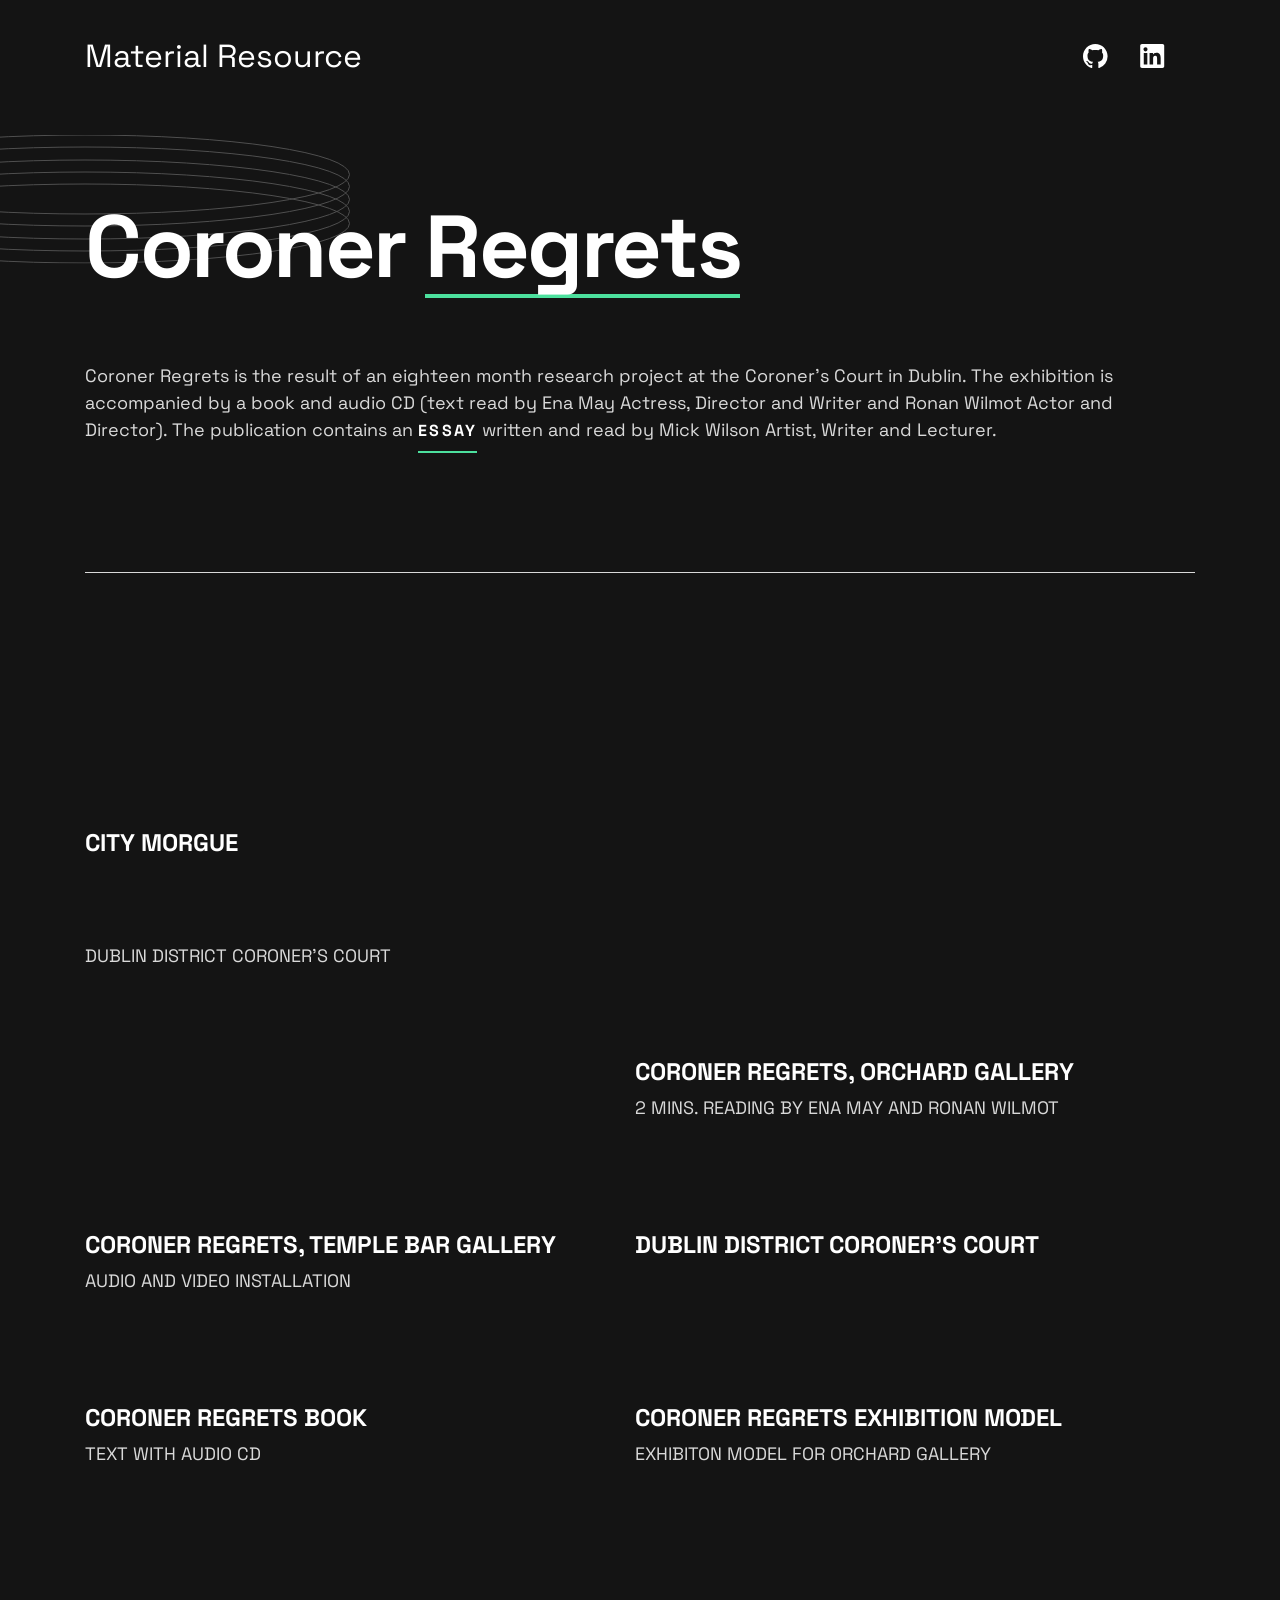
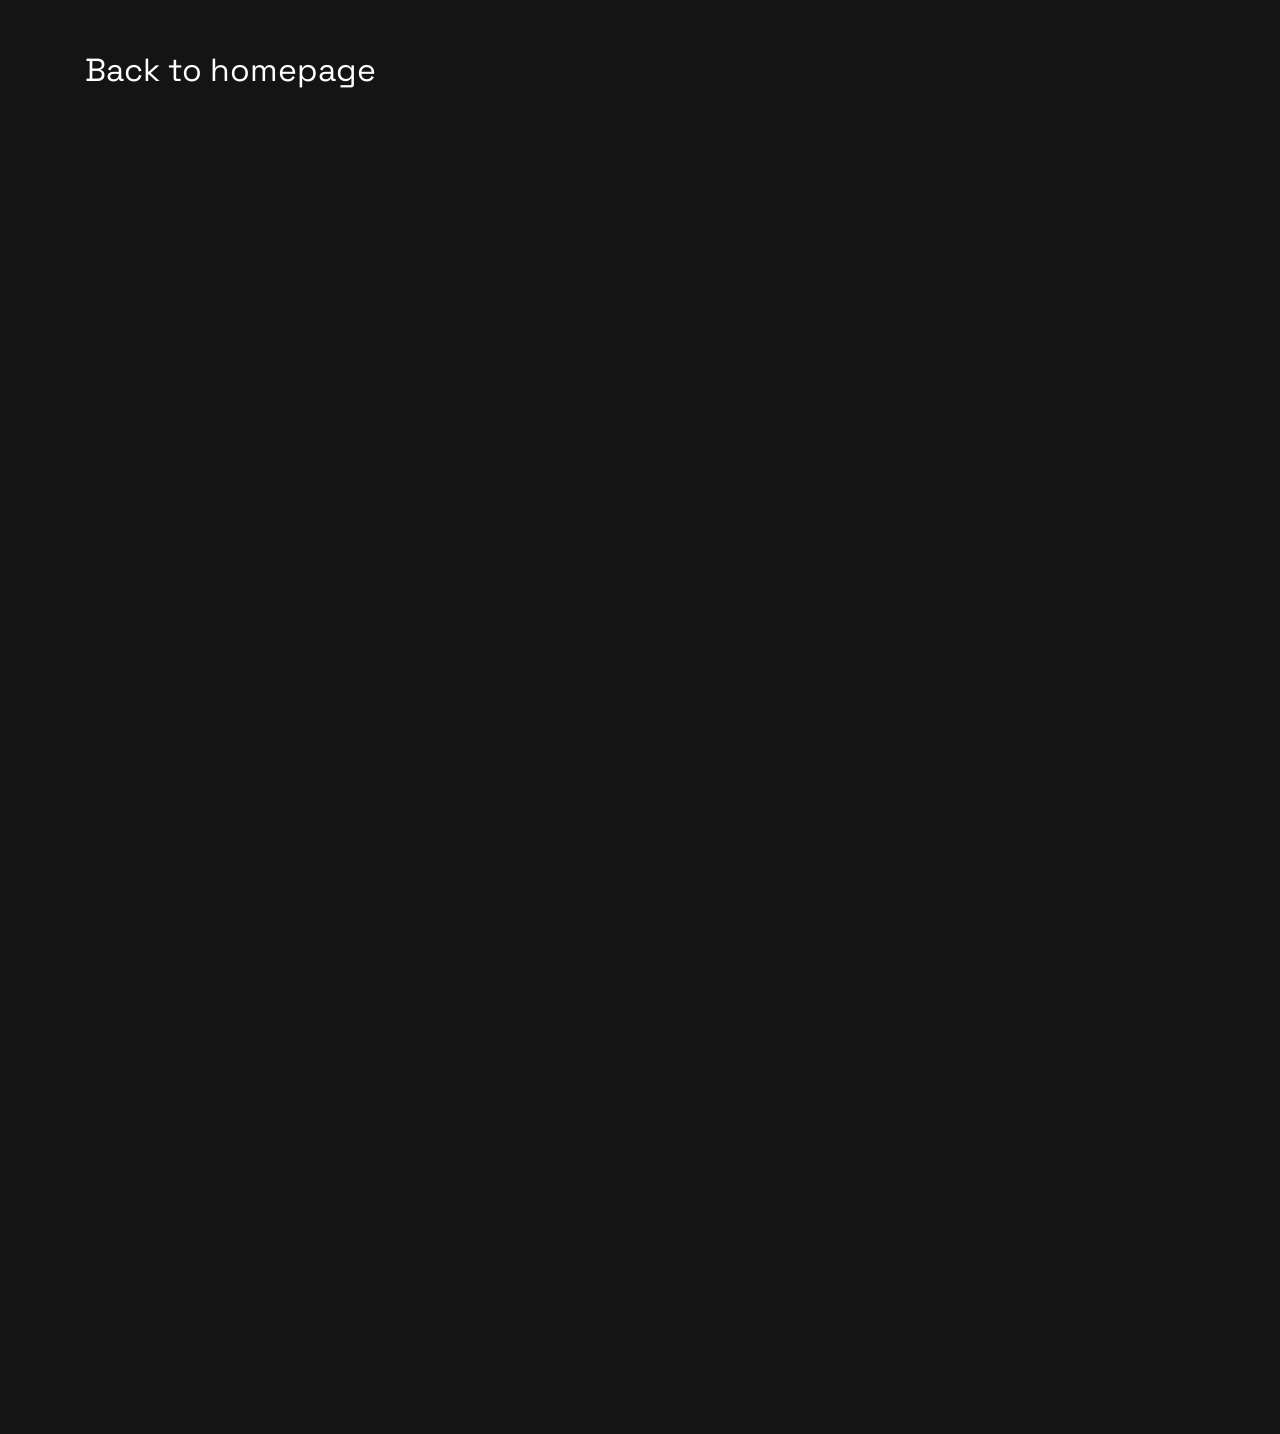
<file: coronerregretsproject.html>
<!DOCTYPE html>
<html lang="en">
  <head>
    <meta charset="UTF-8" />
    <meta name="viewport" content="width=device-width, initial-scale=1.0" />
    <link rel="preconnect" href="https://fonts.googleapis.com" />
    <link rel="preconnect" href="https://fonts.gstatic.com" crossorigin />
    <link
      href="https://fonts.googleapis.com/css2?family=Space+Grotesk:wght@500;700&display=swap"
      rel="stylesheet"
    />
    <link
      rel="icon"
      type="image/png"
      sizes="32x32"
      href="./assets/images/favicon-32x32.png"
    />
    <link rel="stylesheet" href="style.css" />
    <title>Coroner Regrets</title>
  </head>
  <body>
    <header class="header">
      <h2 class="visually-hidden">Header</h2>
      <div class="wrapper">
        <nav class="header__nav">
          <h2 class="visually-hidden">Navigation</h2>
          <a href="index.html" class="header__home">
            Material Resource
            <span class="visually-hidden">(to home page)</span>
          </a>
          <a href="" class="header__social">
            <svg
              xmlns="http://www.w3.org/2000/svg"
              width="25"
              height="24"
              aria-labelledby="socialGitHub"
              role="img"
            >
              <title id="socialGitHub">GitHub</title>
              <path
                fill="#FFF"
                fill-rule="evenodd"
                d="M12.304 0C5.506 0 0 5.506 0 12.304c0 5.444 3.522 10.042 8.413 11.672.615.108.845-.261.845-.584 0-.292-.015-1.261-.015-2.291-3.091.569-3.891-.754-4.137-1.446-.138-.354-.738-1.446-1.261-1.738-.43-.23-1.046-.8-.016-.815.97-.015 1.661.892 1.892 1.261 1.107 1.86 2.876 1.338 3.584 1.015.107-.8.43-1.338.784-1.646-2.738-.307-5.598-1.368-5.598-6.074 0-1.338.477-2.446 1.26-3.307-.122-.308-.553-1.569.124-3.26 0 0 1.03-.323 3.383 1.26.985-.276 2.03-.415 3.076-.415 1.046 0 2.092.139 3.076.416 2.353-1.6 3.384-1.261 3.384-1.261.676 1.691.246 2.952.123 3.26.784.861 1.26 1.953 1.26 3.307 0 4.721-2.875 5.767-5.613 6.074.446.385.83 1.123.83 2.277 0 1.645-.015 2.968-.015 3.383 0 .323.231.708.846.584a12.324 12.324 0 0 0 8.382-11.672C24.607 5.506 19.101 0 12.304 0Z"
              />
            </svg>
          </a>
          <a href="" class="header__social">
            <svg
              xmlns="http://www.w3.org/2000/svg"
              width="25"
              height="24"
              aria-labelledby="socialLinkedIn"
              role="img"
            >
              <title id="socialLinkedIn">LinkedIn</title>
              <path
                fill="#FFF"
                fill-rule="evenodd"
                d="M5.551 3.304c-1.14 0-2.067.926-2.067 2.064 0 1.14.928 2.066 2.067 2.066a2.066 2.066 0 0 0 0-4.13ZM3.767 8.998v11.453h3.562L7.33 8.998H3.767Zm5.798 0V20.45l3.554.002.002-5.668c0-1.454.253-2.941 2.132-2.941 1.851 0 1.851 1.755 1.851 3.036v5.571l3.559-.001v-6.28c0-2.834-.517-5.457-4.27-5.457-1.763 0-2.916.997-3.368 1.85h-.05V8.997h-3.41ZM22.435 24H1.982c-.976 0-1.77-.777-1.77-1.732V1.731C.212.776 1.006 0 1.982 0h20.453c.98 0 1.777.776 1.777 1.73v20.538c0 .955-.797 1.732-1.777 1.732Z"
              />
            </svg>
          </a>
        </nav>
      </div>
    </header>

    <main id="main">
      <section class="hero">
        <div class="wrapper hero__wrapper bottom-border">
          <div class="hero__content">
           
            




            <img
              class="hero__rings"
              src="./assets/images/pattern-rings.svg"
              alt=""
              width="530"
              height="129"
            />
            <div class="hero__text">
              <h1 class="hero__headline header-xl">
                Coroner <span>Regrets</span>
              </h1>
              
              <p class="hero__description">
                <p>Coroner Regrets is the result of an eighteen month research project at the Coroner's Court in Dublin. The exhibition is accompanied by a book and audio CD (text read by Ena May Actress, Director and Writer and Ronan Wilmot Actor and Director). The publication contains an 
                <a href="coronerregretsexhibnotes.html" class="underline">essay</a> written and read by Mick Wilson Artist, Writer and Lecturer.</p>
            </div>
          </div>
        </div>
      </section>

      <section class="projects">
        <div class="wrapper projects__wrapper">
          <div class="projects__grid">
            

            <div class="projects__item">
              <picture class="projects__picture">
                <source
                  media="(min-width: 62.5em)"
                  srcset="./assets/images/coroner-regrets-1-large.webp"
                />
                <img
                  class="projects__image"
                  src="./assets/images/coroner-regrets-1-small.webp"
                  alt="photograph of the blue, steel back gates of the City Morgue"
                  width-="343"
                  height="253"
                />
              </picture>
              <h3 class="projects__name">City Morgue</h3>
              <p class="projects__tags">
                <span>Dublin District Coroner's Court</span>
              </p>
              <div class="projects__links">
                <a href="coronerregretsexhibnotes.html" class="underline">Exhibition Notes</a>
              </div>
            </div>

            <div class="projects__item">
              <picture class="projects__picture">
                  <iframe width="560" height="315" src="https://www.youtube.com/embed/RLocO44ON4I?si=DbLT2vlUJtZZPCB3" title="YouTube video player" frameborder="0" allow="accelerometer; autoplay; clipboard-write; encrypted-media; gyroscope; picture-in-picture; web-share" referrerpolicy="strict-origin-when-cross-origin" allowfullscreen></iframe>
              </picture>
              <h3 class="projects__name">Coroner Regrets, Orchard Gallery</h3>
              <p class="projects__tags">
                <span>2 mins. Reading by Ena May and Ronan Wilmot</span>
              </p>
              <div class="projects__links">
                
              </div>
            </div>

            <div class="projects__item">
              <picture class="projects__picture">
                <source
                  media="(min-width: 62.5em)"
                  srcset="./assets/images/coroner-regrets-3-large.webp"
                />
                <img
                  class="projects__image"
                  src="./assets/images/coroner-regrets-3-small.webp"
                  alt="photo of a 2-video projection in gallery of the river Liffey at high and low tide"
                  width-="343"
                  height="253"
                />
              </picture>
              <h3 class="projects__name">Coroner Regrets, Temple Bar Gallery</h3>
              <p class="projects__tags">
                <span>Audio and Video Installation</span>
              </p>
              <div class="projects__links">
                <a href="coronerregretsexhibnotes.html" class="underline">Exhibition Notes</a>
              </div>
            </div>

            <div class="projects__item">
              <picture class="projects__picture">
                <source
                  media="(min-width: 62.5em)"
                  srcset="./assets/images/coroner-regrets-4-large.webp"
                />
                <img
                  class="projects__image"
                  src="./assets/images/coroner-regrets-4-small.webp"
                  alt="photo of the court interior at Dublin District Coroners Court"
                  width-="343"
                  height="253"
                />
              </picture>
              <h3 class="projects__name">Dublin District Coroner's Court</h3>
              <p class="projects__tags">
                <span></span>

              </p>
              <div class="projects__links">
                <a href="coronerregretsexhibnotes.html" class="underline">Exhibition Notes</a>
              </div>
            </div>

            <div class="projects__item">
              <picture class="projects__picture">
                <source
                  media="(min-width: 62.5em)"
                  srcset="./assets/images/coroner-regrets-5-large.webp"
                />
                <img
                  class="projects__image"
                  src="./assets/images/coroner-regrets-5-small.webp"
                  alt="photo of open book showing text and image of the court"
                  width-="343"
                  height="253"
                />
              </picture>
              <h3 class="projects__name">Coroner Regrets Book</h3>
              <p class="projects__tags">
                <span>Text with Audio CD</span>
              <div class="projects__links">
                <a href="coronerregretsexhibnotes.html" class="underline">Exhibition Notes</a>
              </div>
            </div>

            <div class="projects__item">
              <picture class="projects__picture">
                <source
                  media="(min-width: 62.5em)"
                  srcset="./assets/images/coroner-regrets-6-large.webp"
                />
                <img
                  class="projects__image"
                  src="./assets/images/coroner-regrets-6-small.webp"
                  alt="photo of model of video installation at Orchard Gallery"
                  width-="343"
                  height="253"
                />
              </picture>
              <h3 class="projects__name">Coroner Regrets Exhibition Model</h3>
              <p class="projects__tags">
                <span>Exhibiton model for Orchard Gallery</span>
              </p>
              <div class="projects__links">
                <a href="coronerregretsexhibnotes.html" class="underline">Exhibition Notes</a>
              </div>
            </div>
          </div>
        </div>
      </section>

    <footer class="footer bg-less-dark">
      <h2 class="visually-hidden">Footer</h2>
      <div class="wrapper">
        <nav class="header__nav">
          <h2 class="visually-hidden">Navigation</h2>
          <a href="index.html" class="header__home">
            Back to homepage
            <span class="visually-hidden">(to home page)</span>
          </a>
          
        </nav>
      </div>
    </footer>
  </body>
</html>
</file>
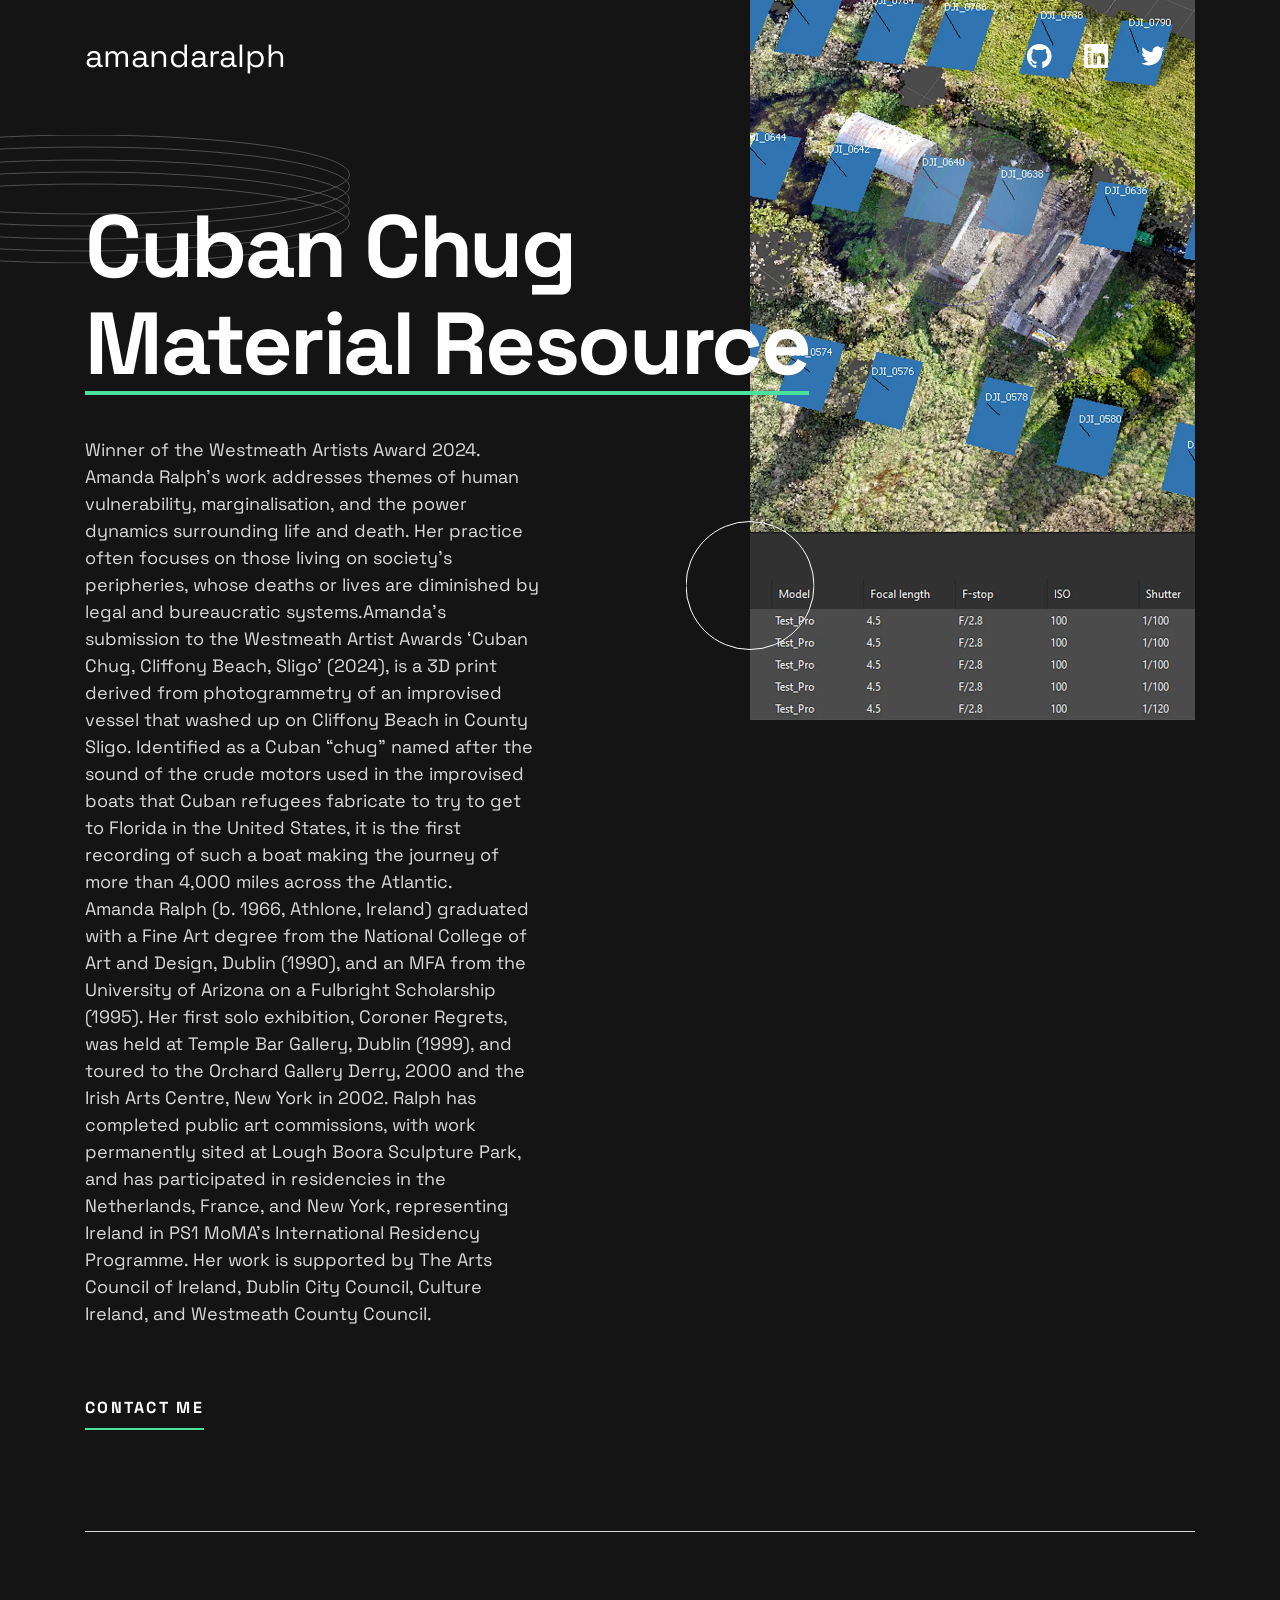
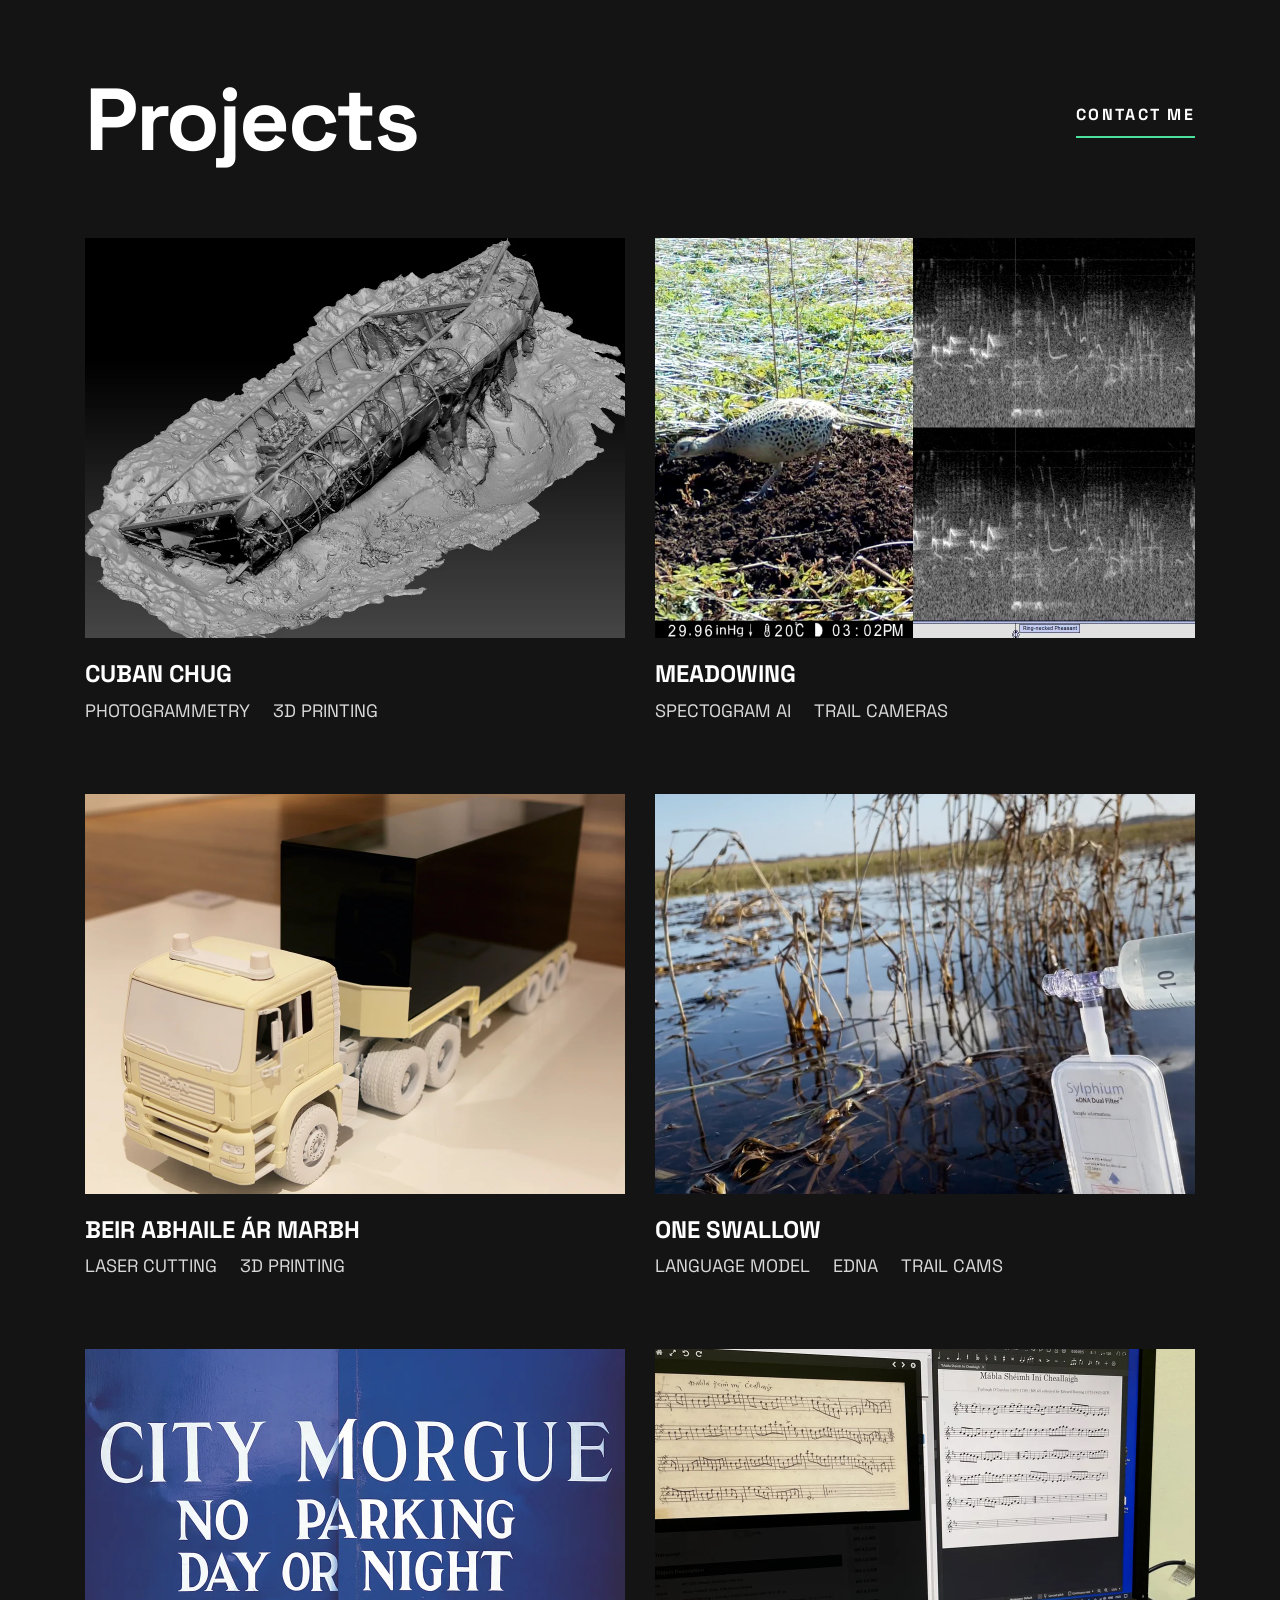
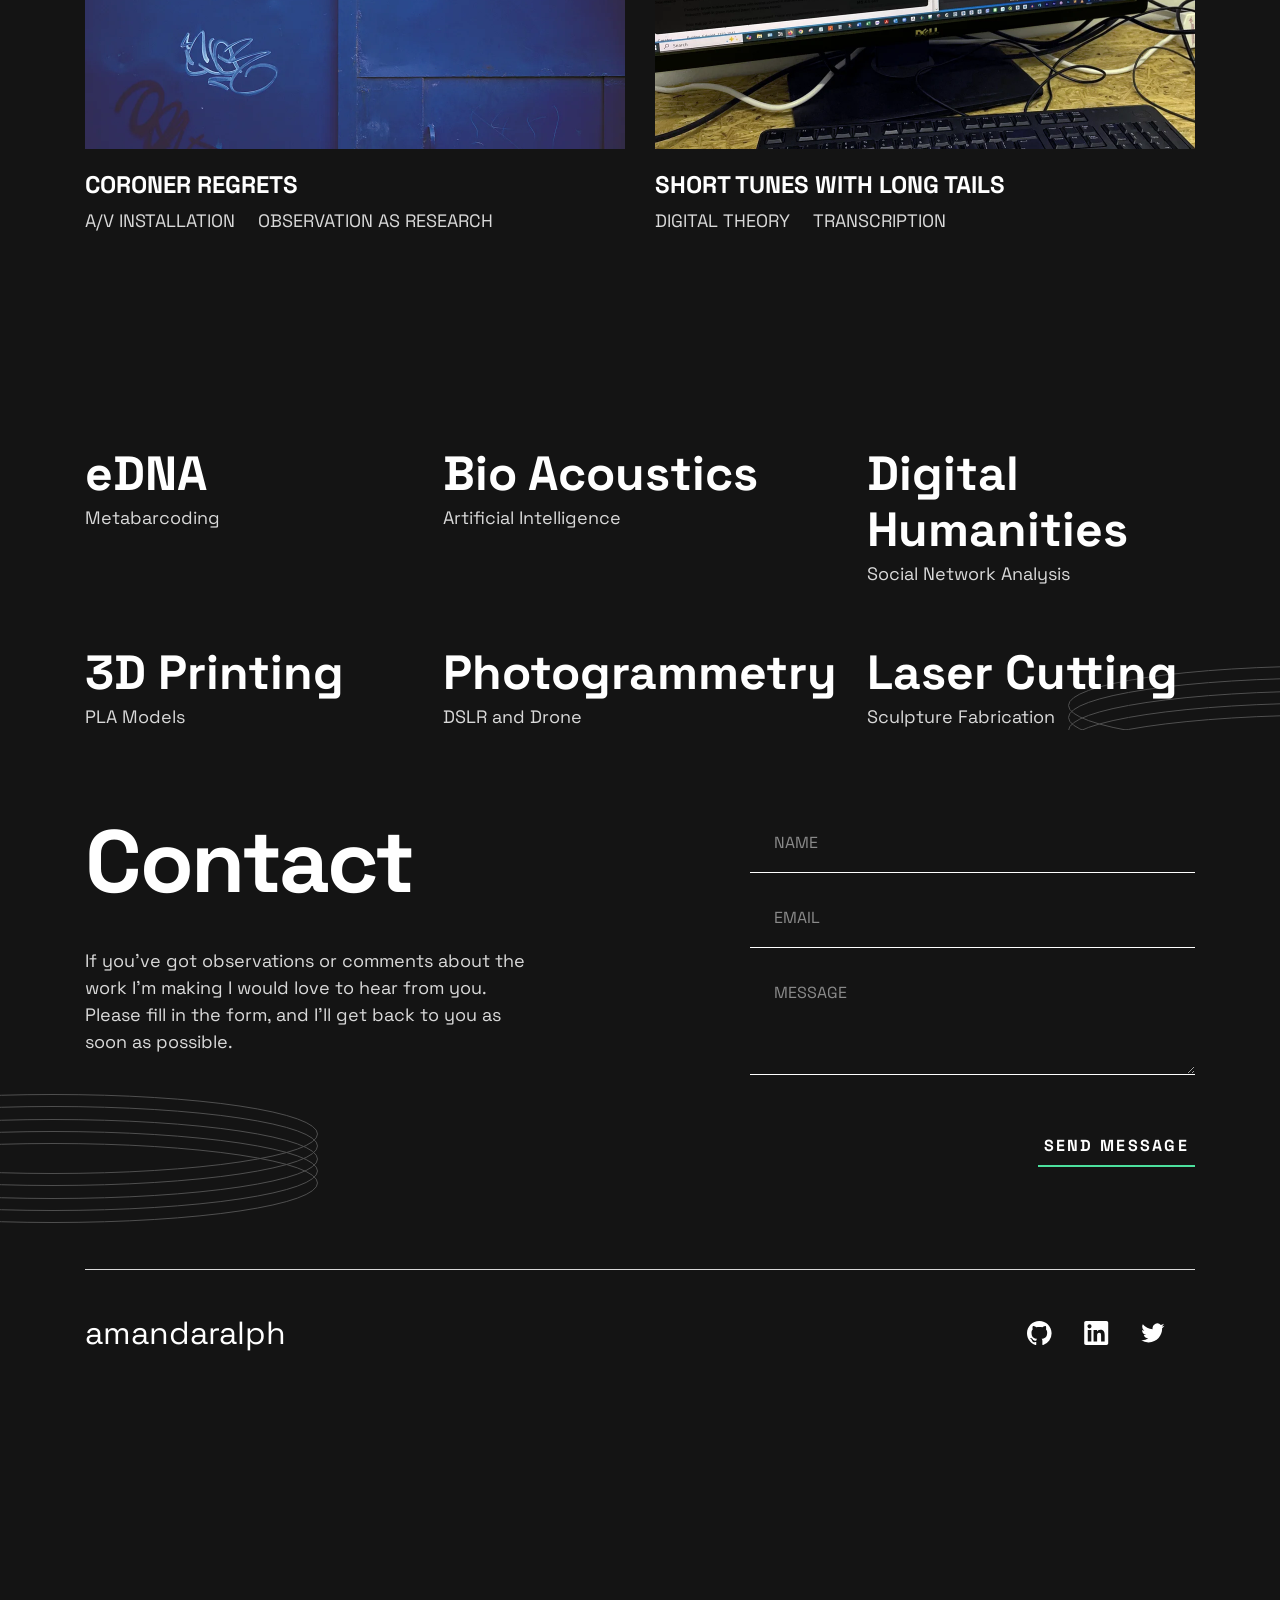
<file: cubanchug.html>
<!DOCTYPE html>
<html lang="en">
  <head>
    <meta charset="UTF-8" />
    <meta name="viewport" content="width=device-width, initial-scale=1.0" />
    <link rel="preconnect" href="https://fonts.googleapis.com" />
    <link rel="preconnect" href="https://fonts.gstatic.com" crossorigin />
    <link
      href="https://fonts.googleapis.com/css2?family=Space+Grotesk:wght@500;700&display=swap"
      rel="stylesheet"
    />
    <link
      rel="icon"
      type="image/png"
      sizes="32x32"
      href="./assets/images/favicon-32x32.png"
    />
    <link rel="stylesheet" href="style.css" />
    <title>Cuban Chug</title>
  </head>
  <body>
    <header class="header">
      <h2 class="visually-hidden">Header</h2>
      <div class="wrapper">
        <nav class="header__nav">
          <h2 class="visually-hidden">Navigation</h2>
          <a href="/" class="header__home">
            amandaralph
            <span class="visually-hidden">(to home page)</span>
          </a>
          <a href="" class="header__social">
            <svg
              xmlns="http://www.w3.org/2000/svg"
              width="25"
              height="24"
              aria-labelledby="socialGitHub"
              role="img"
            >
              <title id="socialGitHub">GitHub</title>
              <path
                fill="#FFF"
                fill-rule="evenodd"
                d="M12.304 0C5.506 0 0 5.506 0 12.304c0 5.444 3.522 10.042 8.413 11.672.615.108.845-.261.845-.584 0-.292-.015-1.261-.015-2.291-3.091.569-3.891-.754-4.137-1.446-.138-.354-.738-1.446-1.261-1.738-.43-.23-1.046-.8-.016-.815.97-.015 1.661.892 1.892 1.261 1.107 1.86 2.876 1.338 3.584 1.015.107-.8.43-1.338.784-1.646-2.738-.307-5.598-1.368-5.598-6.074 0-1.338.477-2.446 1.26-3.307-.122-.308-.553-1.569.124-3.26 0 0 1.03-.323 3.383 1.26.985-.276 2.03-.415 3.076-.415 1.046 0 2.092.139 3.076.416 2.353-1.6 3.384-1.261 3.384-1.261.676 1.691.246 2.952.123 3.26.784.861 1.26 1.953 1.26 3.307 0 4.721-2.875 5.767-5.613 6.074.446.385.83 1.123.83 2.277 0 1.645-.015 2.968-.015 3.383 0 .323.231.708.846.584a12.324 12.324 0 0 0 8.382-11.672C24.607 5.506 19.101 0 12.304 0Z"
              />
            </svg>
          </a>
          <a href="" class="header__social">
            <svg
              xmlns="http://www.w3.org/2000/svg"
              width="25"
              height="24"
              aria-labelledby="socialLinkedIn"
              role="img"
            >
              <title id="socialLinkedIn">LinkedIn</title>
              <path
                fill="#FFF"
                fill-rule="evenodd"
                d="M5.551 3.304c-1.14 0-2.067.926-2.067 2.064 0 1.14.928 2.066 2.067 2.066a2.066 2.066 0 0 0 0-4.13ZM3.767 8.998v11.453h3.562L7.33 8.998H3.767Zm5.798 0V20.45l3.554.002.002-5.668c0-1.454.253-2.941 2.132-2.941 1.851 0 1.851 1.755 1.851 3.036v5.571l3.559-.001v-6.28c0-2.834-.517-5.457-4.27-5.457-1.763 0-2.916.997-3.368 1.85h-.05V8.997h-3.41ZM22.435 24H1.982c-.976 0-1.77-.777-1.77-1.732V1.731C.212.776 1.006 0 1.982 0h20.453c.98 0 1.777.776 1.777 1.73v20.538c0 .955-.797 1.732-1.777 1.732Z"
              />
            </svg>
          </a>
          <a href="" class="header__social">
            <svg
              xmlns="http://www.w3.org/2000/svg"
              width="24"
              height="20"
              aria-labelledby="socialTwitter"
              role="img"
            >
              <title id="socialTwitter">Twitter</title>
              <path
                fill="#FFF"
                d="M23.492 2.705a9.563 9.563 0 0 1-2.742.751 4.788 4.788 0 0 0 2.1-2.643 9.536 9.536 0 0 1-3.033 1.159 4.778 4.778 0 0 0-8.14 4.357 13.564 13.564 0 0 1-9.844-4.99 4.774 4.774 0 0 0-.646 2.4 4.778 4.778 0 0 0 2.124 3.977 4.765 4.765 0 0 1-2.163-.598v.061a4.778 4.778 0 0 0 3.832 4.684 4.812 4.812 0 0 1-2.158.082 4.78 4.78 0 0 0 4.462 3.316 9.584 9.584 0 0 1-5.932 2.045c-.38 0-.762-.022-1.14-.067a13.508 13.508 0 0 0 7.32 2.146c8.787 0 13.59-7.277 13.59-13.589 0-.205-.004-.412-.013-.617a9.71 9.71 0 0 0 2.381-2.471l.002-.003Z"
              />
            </svg>
          </a>
        </nav>
      </div>
    </header>

    <main id="main">
      <section class="hero">
        <div class="wrapper hero__wrapper bottom-border">
          <div class="hero__content">
            <picture>
              <source
                media="(min-width: 62.5em)"
                srcset="./assets/images/image-profile-desktop.webp"
              />
              <source
                media="(min-width: 37.5em)"
                srcset="./assets/images/image-profile-tablet.webp"
              />
              <img
                class="hero__image"
                src="./assets/images/image-profile-mobile.webp"
                alt="picture of Material Resource"
                width-="174"
                height="383"
              />
            </picture>
            <img
              class="hero__rings"
              src="./assets/images/pattern-rings.svg"
              alt=""
              width="530"
              height="129"
            />
            <img
              class="hero__circle"
              src="./assets/images/pattern-circle.svg"
              alt=""
              width="129"
              height="129"
            />
            <div class="hero__text">
              <h1 class="hero__headline header-xl">
                Cuban Chug <span>Material Resource</span>
              </h1>
              <p class="hero__description">
                Winner of the Westmeath Artists Award 2024. Amanda Ralph’s work addresses themes of human vulnerability, marginalisation, and the power dynamics surrounding life and death. Her practice often focuses on those living on society’s peripheries, whose deaths or lives are diminished by legal and bureaucratic systems.Amanda’s submission to the Westmeath Artist Awards ‘Cuban Chug, Cliffony Beach, Sligo’ (2024), is a 3D print derived from photogrammetry of an improvised vessel that washed up on Cliffony Beach in County Sligo. Identified as a Cuban “chug” named after the sound of the crude motors used in the improvised boats that Cuban refugees fabricate to try to get to Florida in the United States, it is the first recording of such a boat making the journey of more than 4,000 miles across the Atlantic.<br/>

                Amanda Ralph (b. 1966, Athlone, Ireland) graduated with a Fine Art degree from the National College of Art and Design, Dublin (1990), and an MFA from the University of Arizona on a Fulbright Scholarship (1995). Her first solo exhibition, Coroner Regrets, was held at Temple Bar Gallery, Dublin (1999), and toured to the Orchard Gallery Derry, 2000 and the Irish Arts Centre, New York in 2002. Ralph has completed public art commissions, with work permanently sited at Lough Boora Sculpture Park, and has participated in residencies in the Netherlands, France, and New York, representing Ireland in PS1 MoMA’s International Residency Programme. Her work is supported by The Arts Council of Ireland, Dublin City Council, Culture Ireland, and Westmeath County Council.
              </p>
              <a href="#contact" class="hero__contact underline">Contact me</a>
            </div>
          </div>
        </div>
      </section>

      

      <section class="projects">
        <div class="wrapper projects__wrapper">
          <div class="projects__grid">
            <h2 class="projects__headline header-xl">Projects</h2>
            <a href="#contact" class="projects__contact underline"
              >Contact me</a>

            <div class="projects__item">
              <picture class="projects__picture">
                <source
                  media="(min-width: 62.5em)"
                  srcset="./assets/images/thumbnail-project-1-large.webp"
                />
                <img
                  class="projects__image"
                  src="./assets/images/thumbnail-project-1-small.webp"
                  alt="screenshot of design portfolio website"
                  width-="343"
                  height="253"
                />
              </picture>
              <h3 class="projects__name">Cuban Chug</h3>
              <p class="projects__tags">
                <span>PHOTOGRAMMETRY</span>
                <span>3D PRINTING</span>
              </p>
              <div class="projects__links">
                <a href="" class="underline">View Project</a>
                <a href="" class="underline">Exhibition Notes</a>
              </div>
            </div>

            <div class="projects__item">
              <picture class="projects__picture">
                <source
                  media="(min-width: 62.5em)"
                  srcset="./assets/images/thumbnail-project-2-large.webp"
                />
                <img
                  class="projects__image"
                  src="./assets/images/thumbnail-project-2-small.webp"
                  alt="screenshot of learning platform website with different courses"
                  width-="343"
                  height="253"
                />
              </picture>
              <h3 class="projects__name">Meadowing</h3>
              <p class="projects__tags">
                <span>SPECTOGRAM AI</span>
                <span>TRAIL CAMERAS</span>
              </p>
              <div class="projects__links">
                <a href="" class="underline">View Project</a>
                <a href="" class="underline">Exhibition Notes</a>
              </div>
            </div>

            <div class="projects__item">
              <picture class="projects__picture">
                <source
                  media="(min-width: 62.5em)"
                  srcset="./assets/images/thumbnail-project-3-large.webp"
                />
                <img
                  class="projects__image"
                  src="./assets/images/thumbnail-project-3-small.webp"
                  alt="screenshot of To Do App showing a list of active and complete tasks"
                  width-="343"
                  height="253"
                />
              </picture>
              <h3 class="projects__name">BEIR ABHAILE ÁR MARBH</h3>
              <p class="projects__tags">
                <span>LASER CUTTING</span>
                <span>3D PRINTING</span>
              </p>
              <div class="projects__links">
                <a href="" class="underline">View Project</a>
                <a href="" class="underline">Exhibiton Notes</a>
              </div>
            </div>

            <div class="projects__item">
              <picture class="projects__picture">
                <source
                  media="(min-width: 62.5em)"
                  srcset="./assets/images/thumbnail-project-4-large.webp"
                />
                <img
                  class="projects__image"
                  src="./assets/images/thumbnail-project-4-small.webp"
                  alt="screenshot of video player app with grid of thumbnails of movies and TV shows"
                  width-="343"
                  height="253"
                />
              </picture>
              <h3 class="projects__name">One Swallow</h3>
              <p class="projects__tags">
                <span>LANGUAGE MODEL</span>
                <span>eDNA</span>
                <span>TRAIL CAMS</span>
              </p>
              <div class="projects__links">
                <a href="" class="underline">View Project</a>
                <a href="" class="underline">Exhibition Notes</a>
              </div>
            </div>

            <div class="projects__item">
              <picture class="projects__picture">
                <source
                  media="(min-width: 62.5em)"
                  srcset="./assets/images/thumbnail-project-5-large.webp"
                />
                <img
                  class="projects__image"
                  src="./assets/images/thumbnail-project-5-small.webp"
                  alt="screenshot of 4-player memory game with circular tiles that have symbols"
                  width-="343"
                  height="253"
                />
              </picture>
              <h3 class="projects__name">Coroner Regrets</h3>
              <p class="projects__tags">
                <span>A/V INSTALLATION</span>
                <span>OBSERVATION AS RESEARCH</span>
              <div class="projects__links">
                <a href="" class="underline">View Project</a>
                <a href="" class="underline">Exhibition Notes</a>
              </div>
            </div>

            <div class="projects__item">
              <picture class="projects__picture">
                <source
                  media="(min-width: 62.5em)"
                  srcset="./assets/images/thumbnail-project-6-large.webp"
                />
                <img
                  class="projects__image"
                  src="./assets/images/thumbnail-project-6-small.webp"
                  alt="grid of thumbnails of famous works of art"
                  width-="343"
                  height="253"
                />
              </picture>
              <h3 class="projects__name">Short Tunes with Long Tails</h3>
              <p class="projects__tags">
                <span>Digital Theory</span>
                <span>Transcription</span>
              </p>
              <div class="projects__links">
                <a href="" class="underline">View Project</a>
                <a href="" class="underline">Exhibition Notes</a>
              </div>
            </div>
          </div>
        </div>
      </section>

<section class="skills">
        <div class="wrapper skills__wrapper bottom-border">
          <h2 class="visually-hidden">Skills</h2>
          <div class="skills__item">
            <h3 class="skills__title">eDNA</h3>
            <p class="skills__description">Metabarcoding</p>
          </div>
          <div class="skills__item">
            <h3 class="skills__title">Bio Acoustics</h3>
            <p class="skills__description">Artificial Intelligence</p>
          </div>
          <div class="skills__item">
            <h3 class="skills__title">Digital Humanities</h3>
            <p class="skills__description">Social Network Analysis</p>
          </div>
          <div class="skills__item">
            <h3 class="skills__title">3D Printing</h3>
            <p class="skills__description">PLA Models</p>
          </div>
          <div class="skills__item">
            <h3 class="skills__title">Photogrammetry</h3>
            <p class="skills__description">DSLR and Drone</p>
          </div>
          <div class="skills__item">
            <h3 class="skills__title">Laser Cutting</h3>
            <p class="skills__description">Sculpture Fabrication</p>
          </div>
        </div>
        <img
          class="skills__rings"
          src="./assets/images/pattern-rings.svg"
          alt=""
          width="530"
          height="129"
        />
      </section>

      <section id="contact" class="contact bg-less-dark">
        <div class="wrapper contact__wrapper bottom-border">
          <div class="contact__text">
            <h2 class="contact__headline header-xl">Contact</h2>
            <p class="contact__description">
              If you've got observations or comments about the work I'm making I would love to hear from you.
              Please fill in the form, and I'll get back to you as soon as
              possible.
            </p>
          </div>
          <form action="" class="contact__form">
            <div class="contact__control">
              <label for="name" class="visually-hidden">Name</label>
              <input
                type="text"
                id="name"
                name="name"
                placeholder="Name"
                required
              />
              <img
                src="./assets/images/icon-invalid.svg"
                alt=""
                class="contact__invalid-icon"
                width="24"
                height="24"
              />
            </div>
            <div class="contact__control">
              <label for="email" class="visually-hidden">Email</label>
              <input
                type="email"
                id="email"
                name="email"
                placeholder="Email"
                required
              />
              <img
                src="./assets/images/icon-invalid.svg"
                alt=""
                class="contact__invalid-icon"
                width="24"
                height="24"
              />
            </div>
            <div class="contact__control">
              <label for="message" class="visually-hidden">Message</label>
              <textarea
                name="message"
                id="message"
                cols="30"
                rows="3"
                placeholder="Message"
                required
              ></textarea>
              <img
                src="./assets/images/icon-invalid.svg"
                alt=""
                class="contact__invalid-icon"
                width="24"
                height="24"
              />
            </div>
            <div class="contact__control align-right">
              <button type="submit">Send Message</button>
            </div>
          </form>
        </div>
        <img
          class="contact__rings"
          src="./assets/images/pattern-rings.svg"
          alt=""
          width="530"
          height="129"
        />
      </section>
    </main>

    <footer class="footer bg-less-dark">
      <h2 class="visually-hidden">Footer</h2>
      <div class="wrapper">
        <nav class="header__nav">
          <h2 class="visually-hidden">Navigation</h2>
          <a href="/" class="header__home">
            amandaralph
            <span class="visually-hidden">(to home page)</span>
          </a>
          <a href="" class="header__social">
            <svg
              xmlns="http://www.w3.org/2000/svg"
              width="25"
              height="24"
              aria-labelledby="socialGitHub"
              role="img"
            >
              <title id="socialGitHub">GitHub</title>
              <path
                fill="#FFF"
                fill-rule="evenodd"
                d="M12.304 0C5.506 0 0 5.506 0 12.304c0 5.444 3.522 10.042 8.413 11.672.615.108.845-.261.845-.584 0-.292-.015-1.261-.015-2.291-3.091.569-3.891-.754-4.137-1.446-.138-.354-.738-1.446-1.261-1.738-.43-.23-1.046-.8-.016-.815.97-.015 1.661.892 1.892 1.261 1.107 1.86 2.876 1.338 3.584 1.015.107-.8.43-1.338.784-1.646-2.738-.307-5.598-1.368-5.598-6.074 0-1.338.477-2.446 1.26-3.307-.122-.308-.553-1.569.124-3.26 0 0 1.03-.323 3.383 1.26.985-.276 2.03-.415 3.076-.415 1.046 0 2.092.139 3.076.416 2.353-1.6 3.384-1.261 3.384-1.261.676 1.691.246 2.952.123 3.26.784.861 1.26 1.953 1.26 3.307 0 4.721-2.875 5.767-5.613 6.074.446.385.83 1.123.83 2.277 0 1.645-.015 2.968-.015 3.383 0 .323.231.708.846.584a12.324 12.324 0 0 0 8.382-11.672C24.607 5.506 19.101 0 12.304 0Z"
              />
            </svg>
          </a>
          <a href="" class="header__social">
            <svg
              xmlns="http://www.w3.org/2000/svg"
              width="25"
              height="24"
              aria-labelledby="socialLinkedIn"
              role="img"
            >
              <title id="socialLinkedIn">LinkedIn</title>
              <path
                fill="#FFF"
                fill-rule="evenodd"
                d="M5.551 3.304c-1.14 0-2.067.926-2.067 2.064 0 1.14.928 2.066 2.067 2.066a2.066 2.066 0 0 0 0-4.13ZM3.767 8.998v11.453h3.562L7.33 8.998H3.767Zm5.798 0V20.45l3.554.002.002-5.668c0-1.454.253-2.941 2.132-2.941 1.851 0 1.851 1.755 1.851 3.036v5.571l3.559-.001v-6.28c0-2.834-.517-5.457-4.27-5.457-1.763 0-2.916.997-3.368 1.85h-.05V8.997h-3.41ZM22.435 24H1.982c-.976 0-1.77-.777-1.77-1.732V1.731C.212.776 1.006 0 1.982 0h20.453c.98 0 1.777.776 1.777 1.73v20.538c0 .955-.797 1.732-1.777 1.732Z"
              />
            </svg>
          </a>
          <a href="" class="header__social">
            <svg
              xmlns="http://www.w3.org/2000/svg"
              width="24"
              height="20"
              aria-labelledby="socialTwitter"
              role="img"
            >
              <title id="socialTwitter">Twitter</title>
              <path
                fill="#FFF"
                d="M23.492 2.705a9.563 9.563 0 0 1-2.742.751 4.788 4.788 0 0 0 2.1-2.643 9.536 9.536 0 0 1-3.033 1.159 4.778 4.778 0 0 0-8.14 4.357 13.564 13.564 0 0 1-9.844-4.99 4.774 4.774 0 0 0-.646 2.4 4.778 4.778 0 0 0 2.124 3.977 4.765 4.765 0 0 1-2.163-.598v.061a4.778 4.778 0 0 0 3.832 4.684 4.812 4.812 0 0 1-2.158.082 4.78 4.78 0 0 0 4.462 3.316 9.584 9.584 0 0 1-5.932 2.045c-.38 0-.762-.022-1.14-.067a13.508 13.508 0 0 0 7.32 2.146c8.787 0 13.59-7.277 13.59-13.589 0-.205-.004-.412-.013-.617a9.71 9.71 0 0 0 2.381-2.471l.002-.003Z"
              />
            </svg>
          </a>
        </nav>
      </div>
    </footer>
  </body>
</html>
</file>
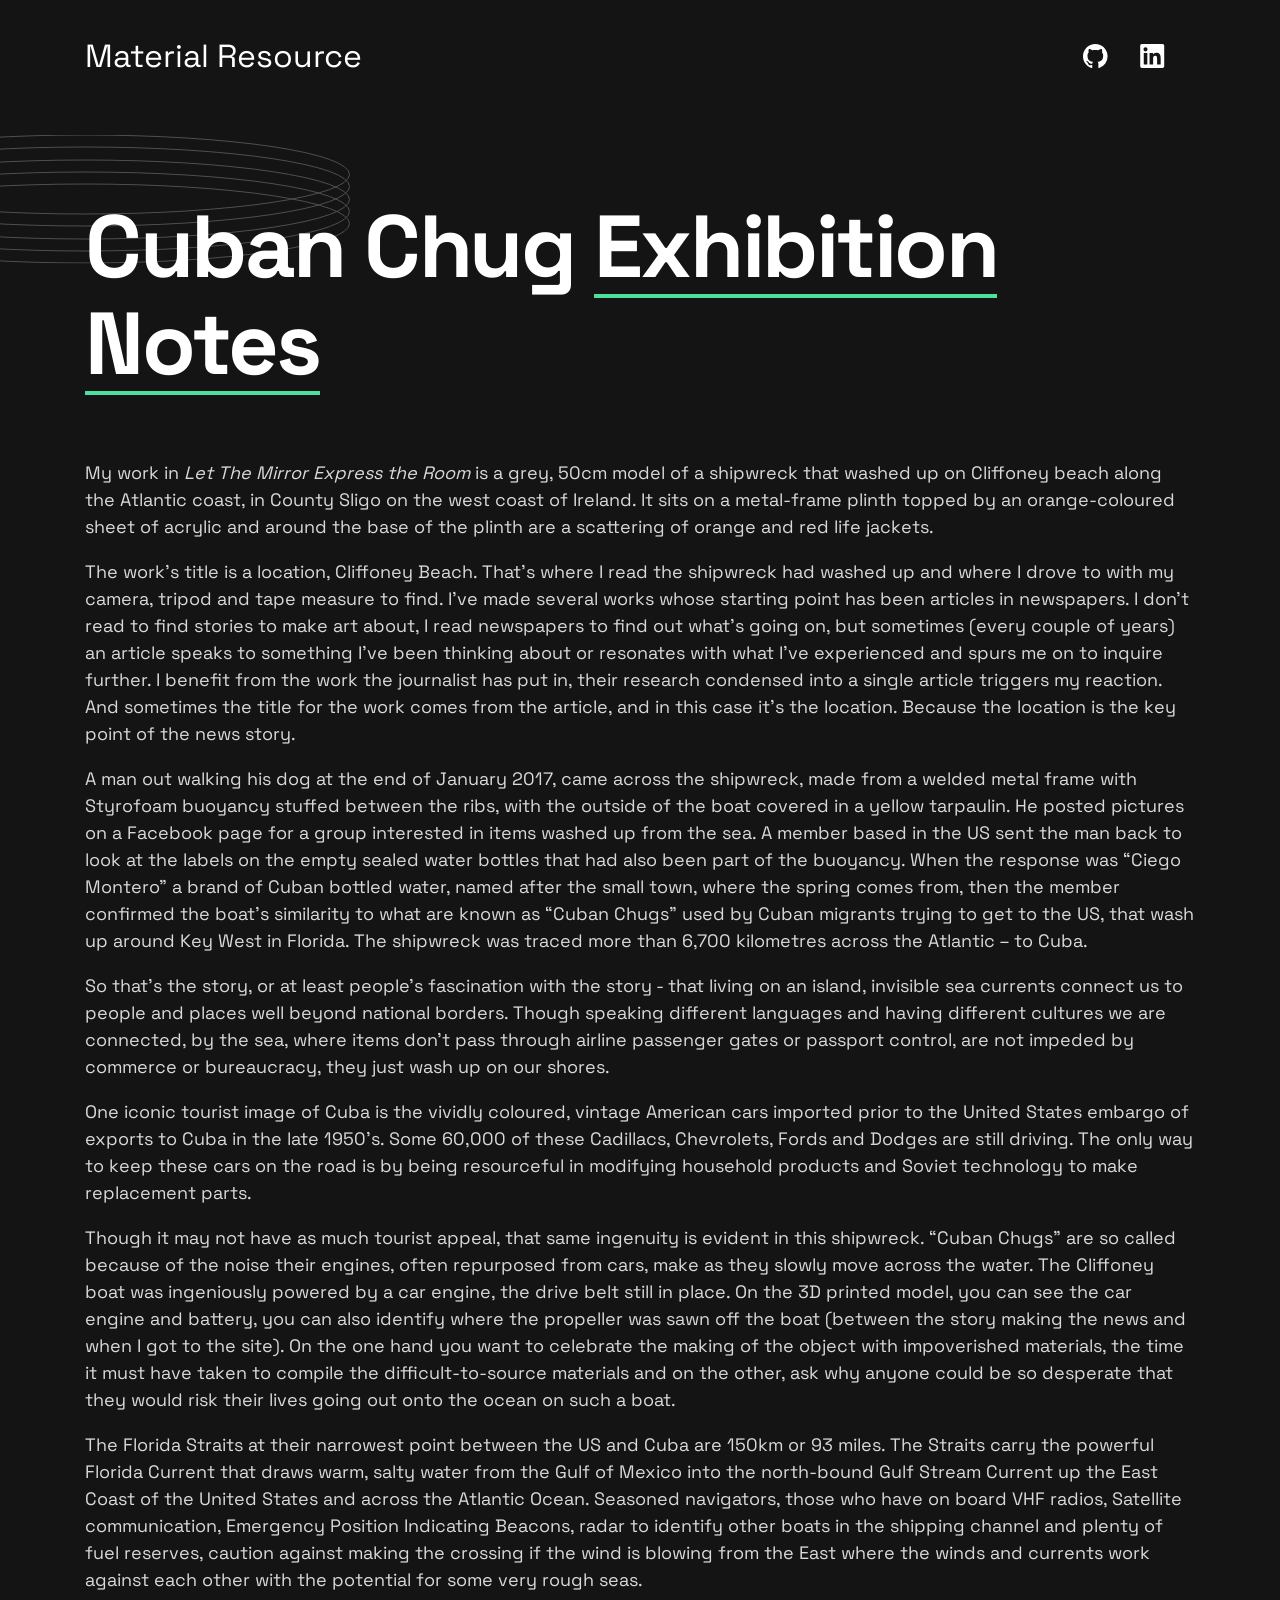
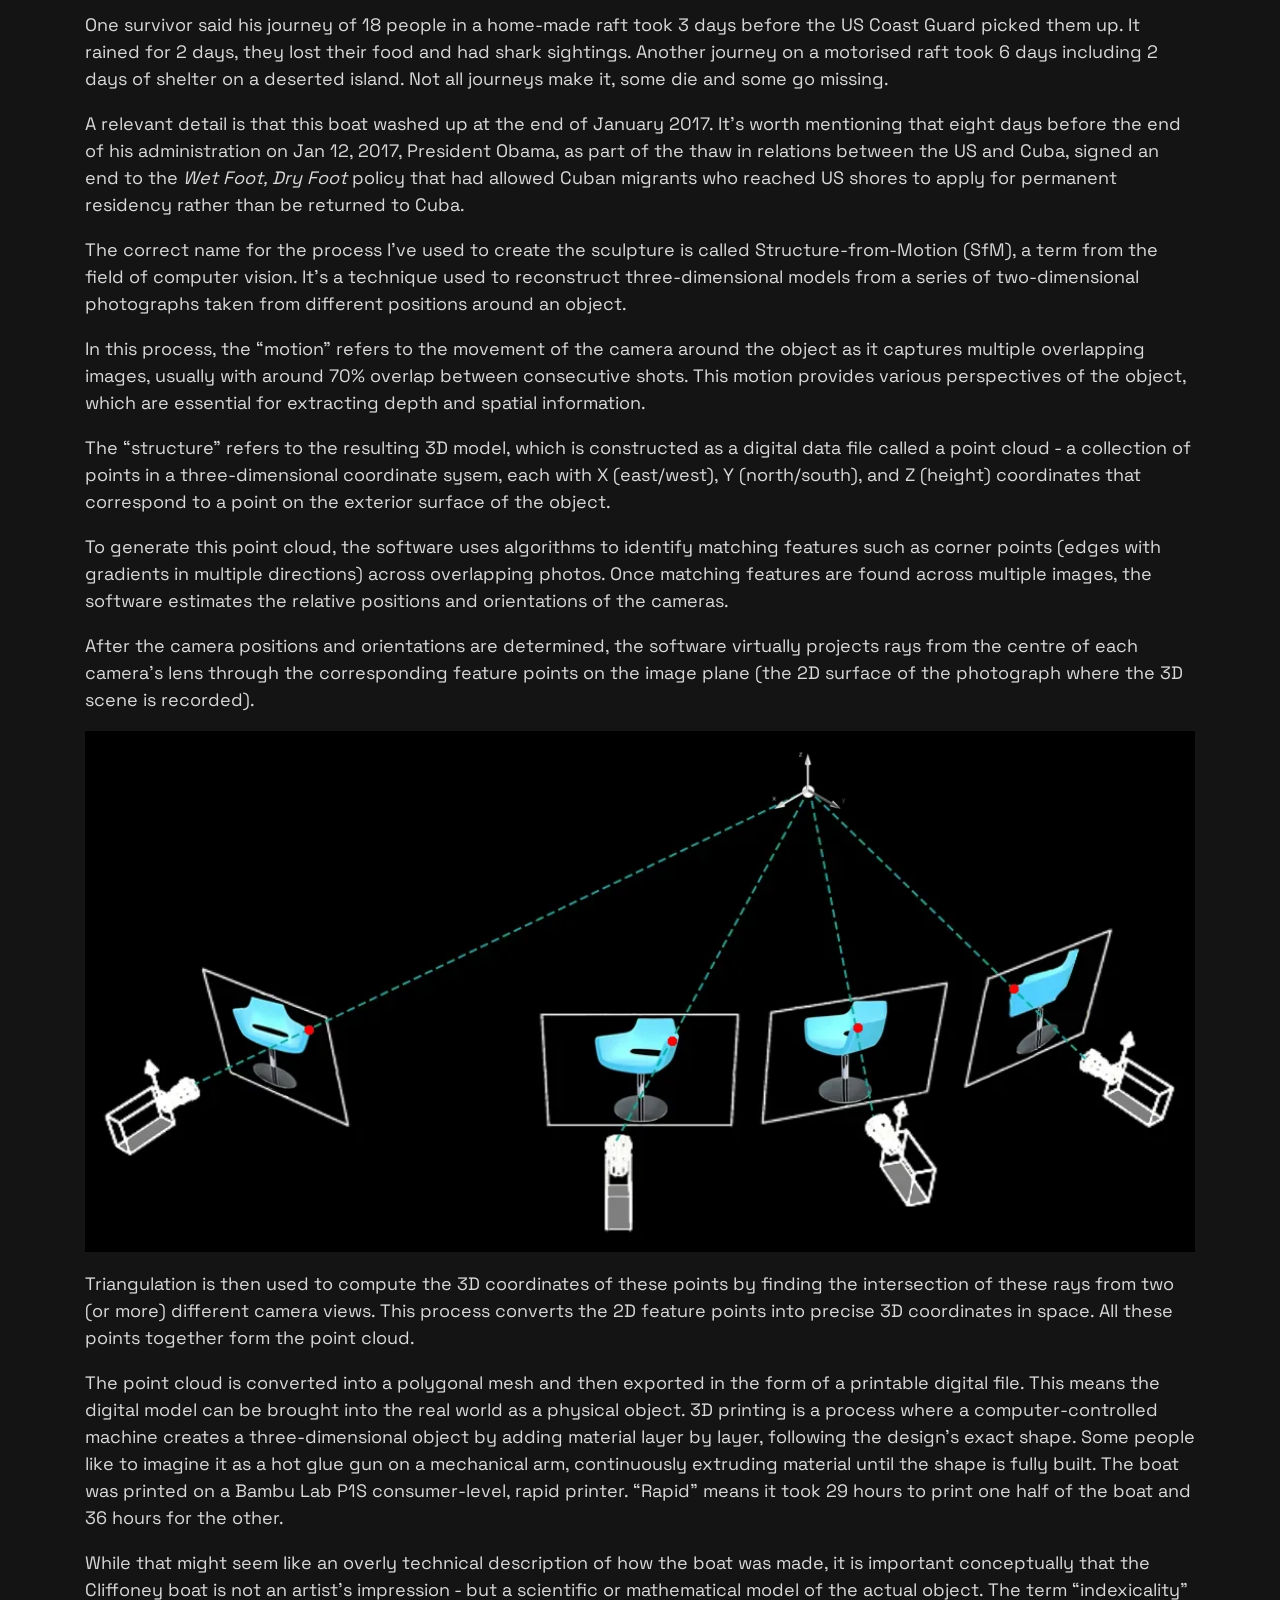
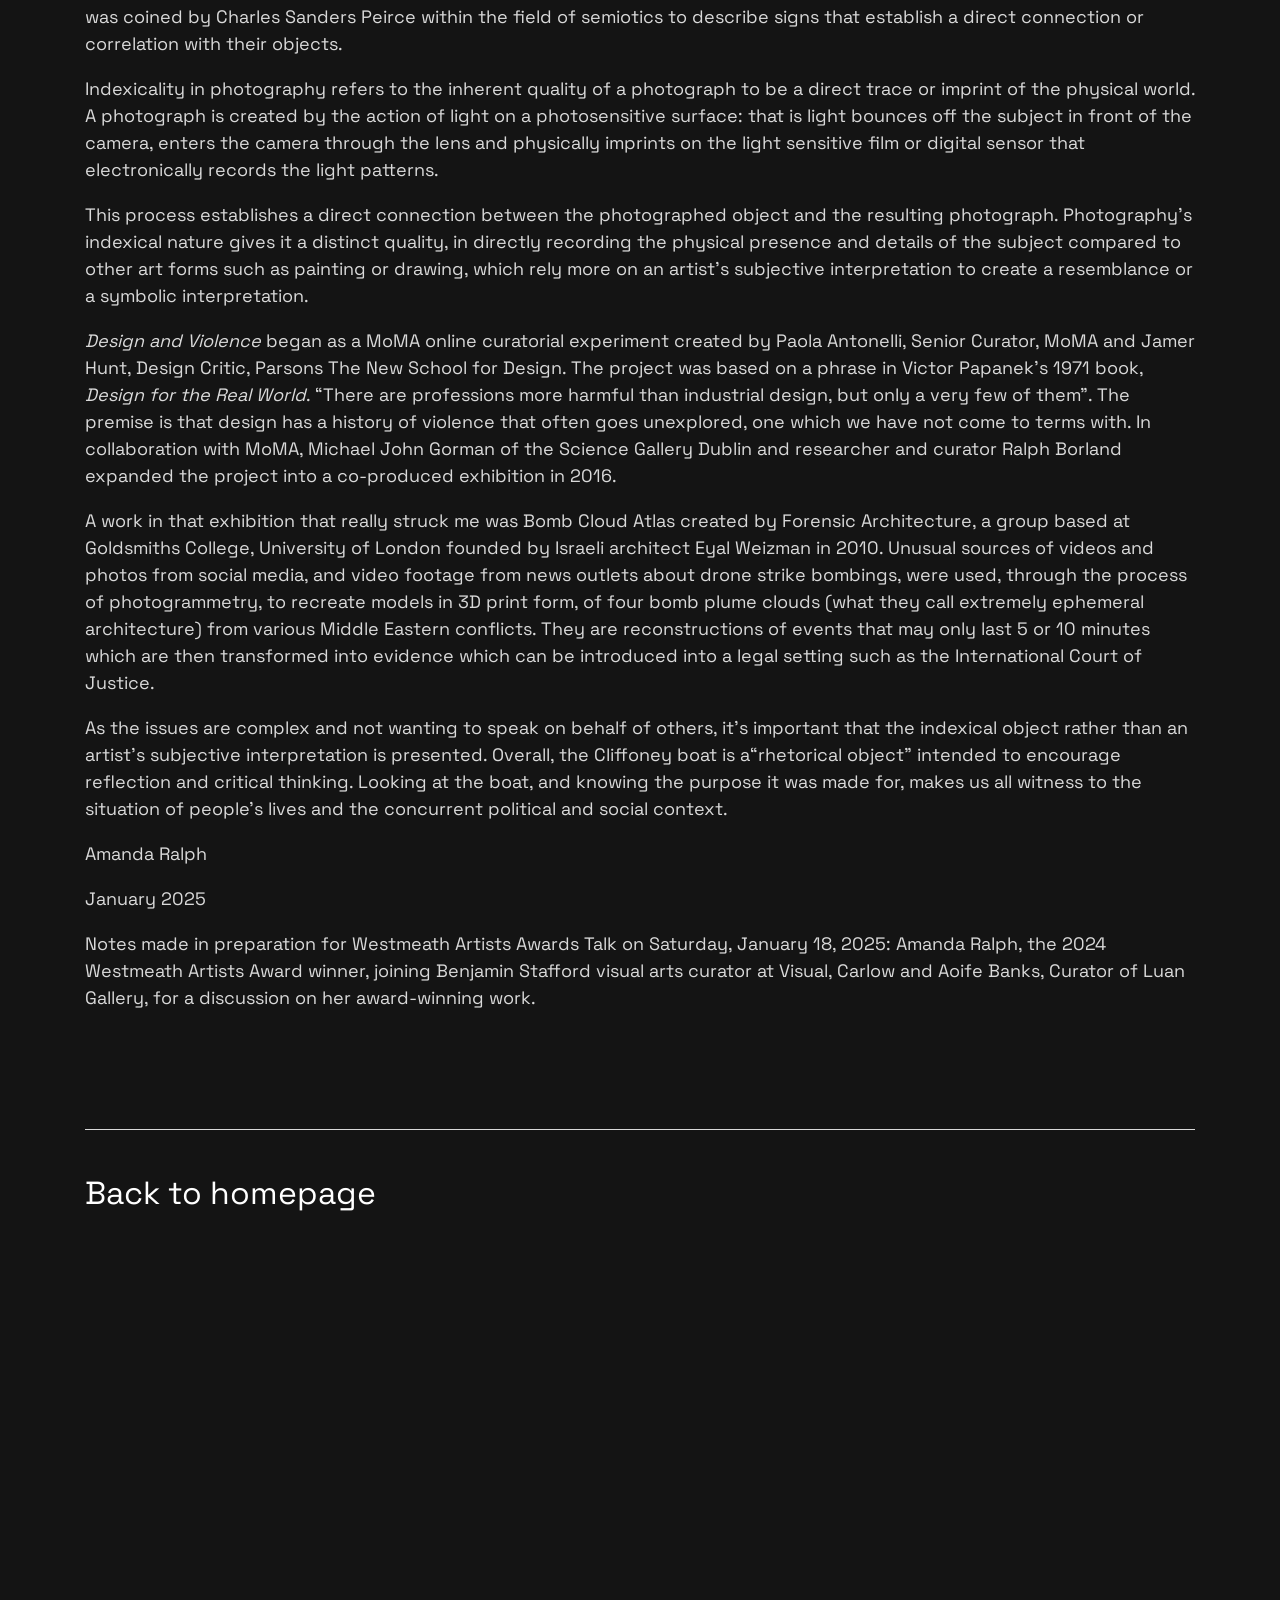
<file: cubanchugexhibnotes.html>
<!DOCTYPE html>
<html lang="en">
  <head>
    <meta charset="UTF-8" />
    <meta name="viewport" content="width=device-width, initial-scale=1.0" />
    <link rel="preconnect" href="https://fonts.googleapis.com" />
    <link rel="preconnect" href="https://fonts.gstatic.com" crossorigin />
    <link
      href="https://fonts.googleapis.com/css2?family=Space+Grotesk:wght@500;700&display=swap"
      rel="stylesheet"
    />
    <link
      rel="icon"
      type="image/png"
      sizes="32x32"
      href="./assets/images/favicon-32x32.png"
    />
    <link rel="stylesheet" href="style.css" />
    <title>Cuban Chug Exhibiton Notes</title>
  </head>
  <body>
    <header class="header">
      <h2 class="visually-hidden">Header</h2>
      <div class="wrapper">
        <nav class="header__nav">
          <h2 class="visually-hidden">Navigation</h2>
          <a href="index.html" class="header__home">
            Material Resource
            <span class="visually-hidden">(to home page)</span>
          </a>
          <a href="" class="header__social">
            <svg
              xmlns="http://www.w3.org/2000/svg"
              width="25"
              height="24"
              aria-labelledby="socialGitHub"
              role="img"
            >
              <title id="socialGitHub">GitHub</title>
              <path
                fill="#FFF"
                fill-rule="evenodd"
                d="M12.304 0C5.506 0 0 5.506 0 12.304c0 5.444 3.522 10.042 8.413 11.672.615.108.845-.261.845-.584 0-.292-.015-1.261-.015-2.291-3.091.569-3.891-.754-4.137-1.446-.138-.354-.738-1.446-1.261-1.738-.43-.23-1.046-.8-.016-.815.97-.015 1.661.892 1.892 1.261 1.107 1.86 2.876 1.338 3.584 1.015.107-.8.43-1.338.784-1.646-2.738-.307-5.598-1.368-5.598-6.074 0-1.338.477-2.446 1.26-3.307-.122-.308-.553-1.569.124-3.26 0 0 1.03-.323 3.383 1.26.985-.276 2.03-.415 3.076-.415 1.046 0 2.092.139 3.076.416 2.353-1.6 3.384-1.261 3.384-1.261.676 1.691.246 2.952.123 3.26.784.861 1.26 1.953 1.26 3.307 0 4.721-2.875 5.767-5.613 6.074.446.385.83 1.123.83 2.277 0 1.645-.015 2.968-.015 3.383 0 .323.231.708.846.584a12.324 12.324 0 0 0 8.382-11.672C24.607 5.506 19.101 0 12.304 0Z"
              />
            </svg>
          </a>
          <a href="" class="header__social">
            <svg
              xmlns="http://www.w3.org/2000/svg"
              width="25"
              height="24"
              aria-labelledby="socialLinkedIn"
              role="img"
            >
              <title id="socialLinkedIn">LinkedIn</title>
              <path
                fill="#FFF"
                fill-rule="evenodd"
                d="M5.551 3.304c-1.14 0-2.067.926-2.067 2.064 0 1.14.928 2.066 2.067 2.066a2.066 2.066 0 0 0 0-4.13ZM3.767 8.998v11.453h3.562L7.33 8.998H3.767Zm5.798 0V20.45l3.554.002.002-5.668c0-1.454.253-2.941 2.132-2.941 1.851 0 1.851 1.755 1.851 3.036v5.571l3.559-.001v-6.28c0-2.834-.517-5.457-4.27-5.457-1.763 0-2.916.997-3.368 1.85h-.05V8.997h-3.41ZM22.435 24H1.982c-.976 0-1.77-.777-1.77-1.732V1.731C.212.776 1.006 0 1.982 0h20.453c.98 0 1.777.776 1.777 1.73v20.538c0 .955-.797 1.732-1.777 1.732Z"
              />
            </svg>
          </a>
        </nav>
      </div>
    </header>

    <main id="main">
      <section class="hero">
        <div class="wrapper hero__wrapper bottom-border">
          <div class="hero__content">
           
            






            <img
              class="hero__rings"
              src="./assets/images/pattern-rings.svg"
              alt=""
              width="530"
              height="129"
            />
            <div class="hero__text">
              <h1 class="hero__headline header-xl">
                Cuban Chug <span>Exhibition Notes</span>
              </h1>
              
       <p class="hero__description">
                <p>My work in <em>Let The Mirror Express the Room</em> is a grey, 50cm model of a shipwreck that washed up on Cliffoney beach along the Atlantic coast, in County Sligo on the west coast of Ireland. It sits on a metal-frame plinth topped by an orange-coloured sheet of acrylic and around the base of the plinth are a scattering of orange and red life jackets. </p>  
<p>The work’s title is a location, Cliffoney Beach. That’s where I read the shipwreck had washed up and where I drove to with my camera, tripod and tape measure to find. I’ve made several works whose starting point has been articles in newspapers. I don’t read to find stories to make art about, I read newspapers to find out what’s going on, but sometimes (every couple of years) an article speaks to something I’ve been thinking about or resonates with what I’ve experienced and spurs me on to inquire further. I benefit from the work the journalist has put in, their research condensed into a single article triggers my reaction. And sometimes the title for the work comes from the article, and in this case it’s the location. Because the location is the key point of the news story. </p>  
<p>A man out walking his dog at the end of January 2017, came across the shipwreck, made from a welded metal frame with Styrofoam buoyancy stuffed between the ribs, with the outside of the boat covered in a yellow tarpaulin. He posted pictures on a Facebook page for a group interested in items washed up from the sea. A member based in the US sent the man back to look at the labels on the empty sealed water bottles that had also been part of the buoyancy. When the response was <q>Ciego Montero</q> a brand of Cuban bottled water, named after the small town, where the spring comes from, then the member confirmed the boat’s similarity to what are known as <q>Cuban Chugs</q> used by Cuban migrants trying to get to the US, that wash up around Key West in Florida. The shipwreck was traced more than 6,700 kilometres across the Atlantic – to Cuba. </p>  
<p>So that’s the story, or at least people’s fascination with the story - that living on an island, invisible sea currents connect us to people and places well beyond national borders. Though speaking different languages and having different cultures we are connected, by the sea, where items don’t pass through airline passenger gates or passport control, are not impeded by commerce or bureaucracy, they just wash up on our shores. </p>   
<p>One iconic tourist image of Cuba is the vividly coloured, vintage American cars imported prior to the United States embargo of exports to Cuba in the late 1950’s. Some 60,000 of these Cadillacs, Chevrolets, Fords and Dodges are still driving. The only way to keep these cars on the road is by being resourceful in modifying household products and Soviet technology to make replacement parts. </p>   
<p>Though it may not have as much tourist appeal, that same ingenuity is evident in this shipwreck. <q>Cuban Chugs</q> are so called because of the noise their engines, often repurposed from cars, make as they slowly move across the water. The Cliffoney boat was ingeniously powered by a car engine, the drive belt still in place. On the 3D printed model, you can see the car engine and battery, you can also identify where the propeller was sawn off the boat (between the story making the news and when I got to the site). On the one hand you want to celebrate the making of the object with impoverished materials, the time it must have taken to compile the difficult-to-source materials and on the other, ask why anyone could be so desperate that they would risk their lives going out onto the ocean on such a boat. </p>  
<p>The Florida Straits at their narrowest point between the US and Cuba are 150km or 93 miles. The Straits carry the powerful Florida Current that draws warm, salty water from the Gulf of Mexico into the north-bound Gulf Stream Current up the East Coast of the United States and across the Atlantic Ocean. Seasoned navigators, those who have on board VHF radios, Satellite communication, Emergency Position Indicating Beacons, radar to identify other boats in the shipping channel and plenty of fuel reserves, caution against making the crossing if the wind is blowing from the East where the winds and currents work against each other with the potential for some very rough seas. </p>  
<p>One survivor said his journey of 18 people in a home-made raft took 3 days before the US Coast Guard picked them up. It rained for 2 days, they lost their food and had shark sightings. Another journey on a motorised raft took 6 days including 2 days of shelter on a deserted island. Not all journeys make it, some die and some go missing.  </p>  
<p>A relevant detail is that this boat washed up at the end of January 2017. It’s worth mentioning that eight days before the end of his administration on Jan 12, 2017, President Obama, as part of the thaw in relations between the US and Cuba, signed an end to the <em>Wet Foot, Dry Foot</em> policy that had allowed Cuban migrants who reached US shores to apply for permanent residency rather than be returned to Cuba. </p>  

<p>The correct name for the process I've used to create the sculpture is called Structure-from-Motion (SfM), a term from the field of computer vision. It’s a technique used to reconstruct three-dimensional models from a series of two-dimensional photographs taken from different positions around an object.  </p>  
<p>In this process, the <q>motion</q> refers to the movement of the camera around the object as it captures multiple overlapping images, usually with around 70% overlap between consecutive shots. This motion provides various perspectives of the object, which are essential for extracting depth and spatial information. </p>  
<p>The <q>structure</q> refers to the resulting 3D model, which is constructed as a digital data file called a point cloud - a collection of points in a three-dimensional coordinate sysem, each with X (east/west), Y (north/south), and Z (height) coordinates that correspond to a point on the exterior surface of the object.  </p>  
<p>To generate this point cloud, the software uses algorithms to identify matching features such as corner points (edges with gradients in multiple directions) across overlapping photos. Once matching features are found across multiple images, the software estimates the relative positions and orientations of the cameras. </p>   
<p>After the camera positions and orientations are determined, the software virtually projects rays from the centre of each camera’s lens through the corresponding feature points on the image plane (the 2D surface of the photograph where the 3D scene is recorded).</p>
<p>
 <img
                  class="projects__image"
                  src="./assets/images/pointcloud.webp"
                  alt="diagram showing camera, image plane and point in space"/>
</p>
<p>Triangulation is then used to compute the 3D coordinates of these points by finding the intersection of these rays from two (or more) different camera views. This process converts the 2D feature points into precise 3D coordinates in space. All these points together form the point cloud. </p>  


<p>The point cloud is converted into a polygonal mesh and then exported in the form of a printable digital file. This means the digital model can be brought into the real world as a physical object. 3D printing is a process where a computer-controlled machine creates a three-dimensional object by adding material layer by layer, following the design’s exact shape. Some people like to imagine it as a hot glue gun on a mechanical arm, continuously extruding material until the shape is fully built. The boat was printed on a Bambu Lab P1S consumer-level, rapid printer. <q>Rapid</q> means it took 29 hours to print one half of the boat and 36 hours for the other. </p> 

<p>While that might seem like an overly technical description of how the boat was made, it is important conceptually that the Cliffoney boat is not an artist's impression - but a scientific or mathematical model of the actual object. The term <q>indexicality</q> was coined by Charles Sanders Peirce within the field of semiotics to describe signs that establish a direct connection or correlation with their objects. </p>  

<p>Indexicality in photography refers to the inherent quality of a photograph to be a direct trace or imprint of the physical world. A photograph is created by the action of light on a photosensitive surface: that is light bounces off the subject in front of the camera, enters the camera through the lens and physically imprints on the light sensitive film or digital sensor that electronically records the light patterns. </p>  
<p>This process establishes a direct connection between the photographed object and the resulting photograph. Photography’s indexical nature gives it a distinct quality, in directly recording the physical presence and details of the subject compared to other art forms such as painting or drawing, which rely more on an artist’s subjective interpretation to create a resemblance or a symbolic interpretation. </p>  
<p><em>Design and Violence</em> began as a MoMA online curatorial experiment created by Paola Antonelli, Senior Curator, MoMA and Jamer Hunt, Design Critic, Parsons The New School for Design. The project was based on a phrase in Victor Papanek’s 1971 book, <em>Design for the Real World</em>. <q>There are professions more harmful than industrial design, but only a very few of them</q>. The premise is that design has a history of violence that often goes unexplored, one which we have not come to terms with. In collaboration with MoMA, Michael John Gorman of the Science Gallery Dublin and researcher and curator Ralph Borland expanded the project into a co-produced exhibition in 2016. </p>  
<p>A work in that exhibition that really struck me was Bomb Cloud Atlas created by Forensic Architecture, a group based at Goldsmiths College, University of London founded by Israeli architect Eyal Weizman in 2010. Unusual sources of videos and photos from social media, and video footage from news outlets about drone strike bombings, were used, through the process of photogrammetry, to recreate models in 3D print form, of four bomb plume clouds (what they call extremely ephemeral architecture) from various Middle Eastern conflicts. They are reconstructions of events that may only last 5 or 10 minutes which are then transformed into evidence which can be introduced into a legal setting such as the International Court of Justice. </p>   
<p>As the issues are complex and not wanting to speak on behalf of others, it’s important that the indexical object rather than an artist’s subjective interpretation is presented. Overall, the Cliffoney boat is a<q>rhetorical object</q> intended to encourage reflection and critical thinking. Looking at the boat, and knowing the purpose it was made for, makes us all witness to the situation of people's lives and the concurrent political and social context.</p>  


<p>Amanda Ralph</p>

<p>January 2025</p>

<p>Notes made in preparation for Westmeath Artists Awards Talk on Saturday, January 18, 2025: Amanda Ralph, the 2024 Westmeath Artists Award winner, joining Benjamin Stafford visual arts curator at Visual, Carlow and Aoife Banks, Curator of Luan Gallery, for a discussion on her award-winning work. </p>  

            </div>
          </div>
        </div>
      </section>

     <footer class="footer bg-less-dark">
      <h2 class="visually-hidden">Footer</h2>
      <div class="wrapper">
        <nav class="header__nav">
          <h2 class="visually-hidden">Navigation</h2>
          <a href="index.html" class="header__home">
            Back to homepage
            <span class="visually-hidden">(to home page)</span>
          </a>
          
        </nav>
      </div>
    </footer>
  </body>
</html>
</file>
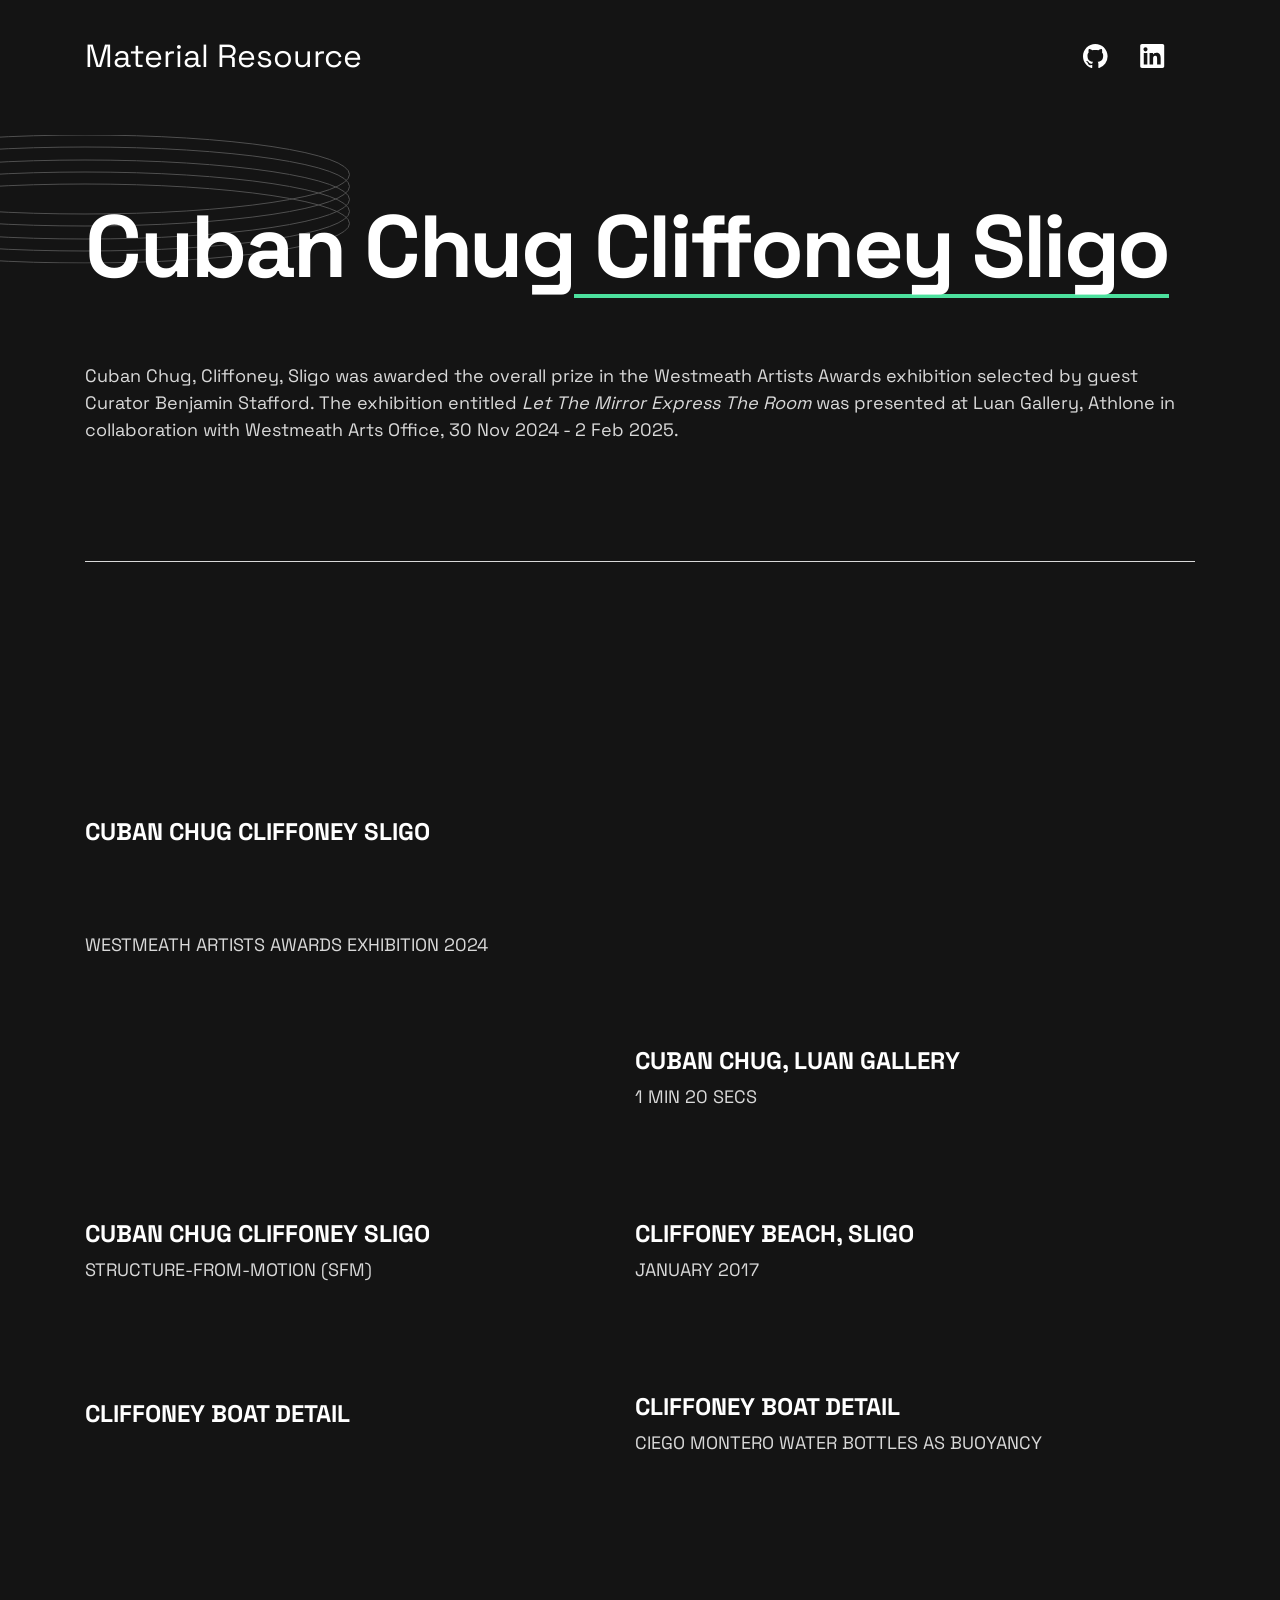
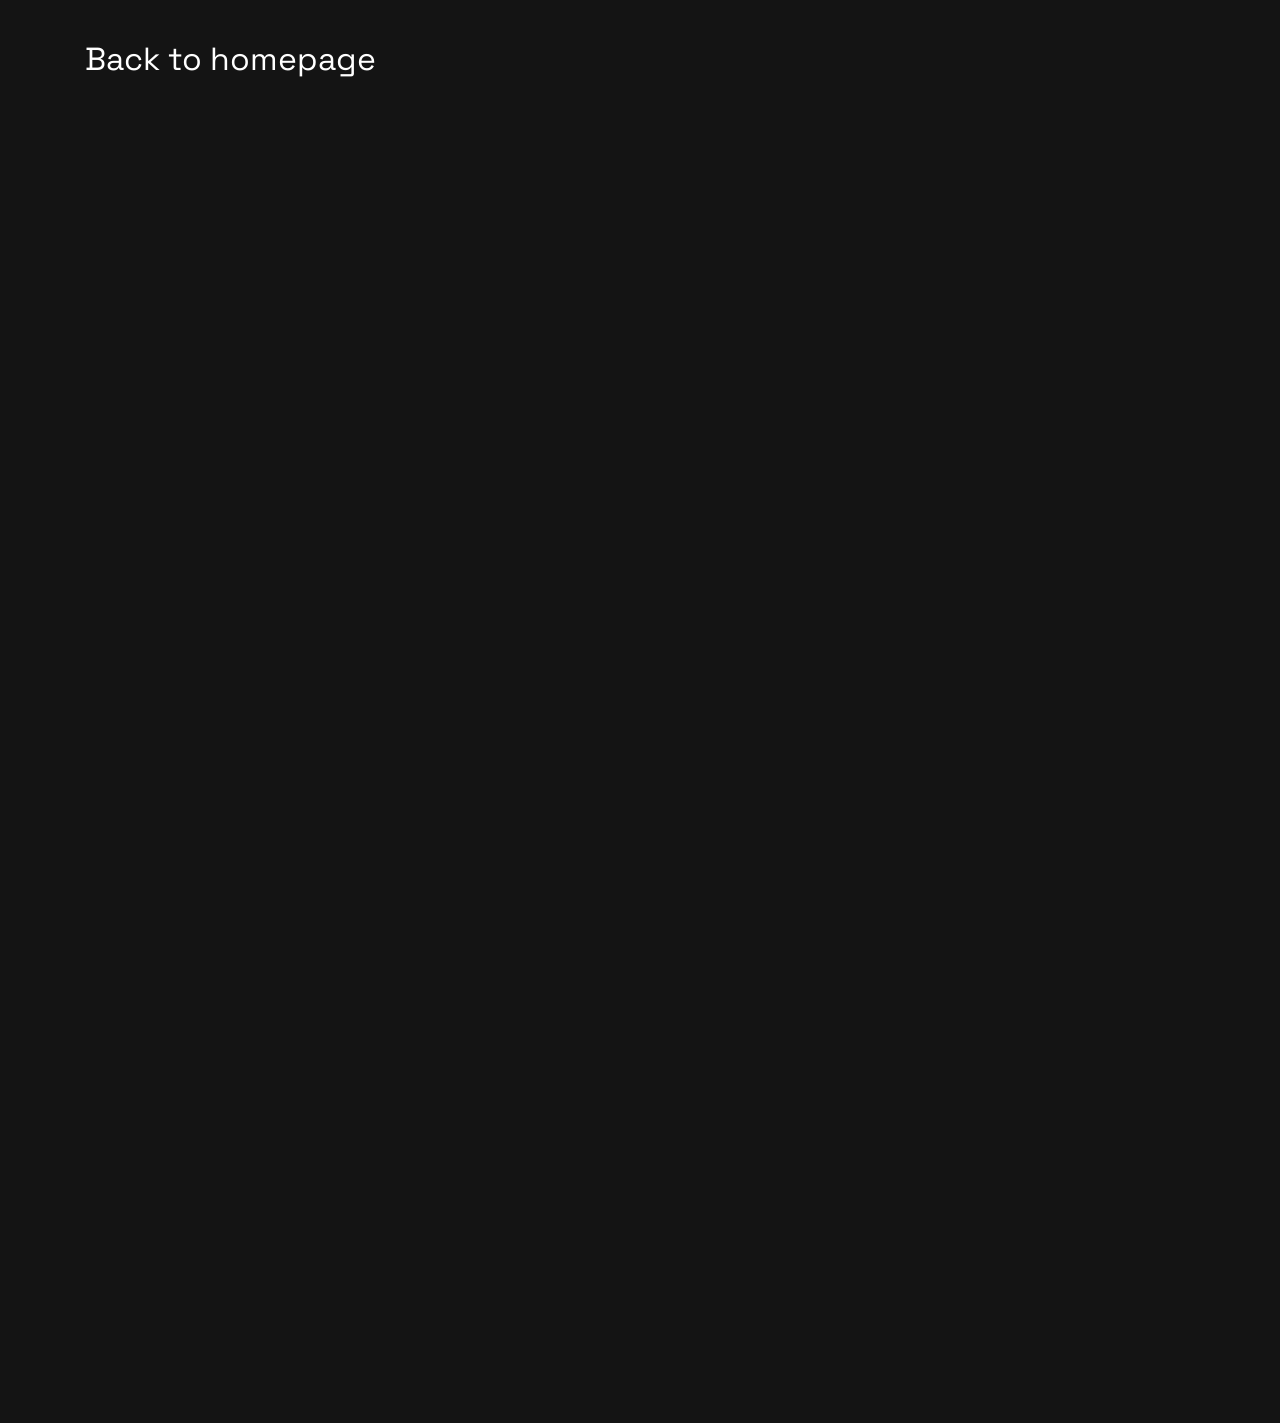
<file: cubanchugproject.html>
<!DOCTYPE html>
<html lang="en">
  <head>
    <meta charset="UTF-8" />
    <meta name="viewport" content="width=device-width, initial-scale=1.0" />
    <link rel="preconnect" href="https://fonts.googleapis.com" />
    <link rel="preconnect" href="https://fonts.gstatic.com" crossorigin />
    <link
      href="https://fonts.googleapis.com/css2?family=Space+Grotesk:wght@500;700&display=swap"
      rel="stylesheet"
    />
    <link
      rel="icon"
      type="image/png"
      sizes="32x32"
      href="./assets/images/favicon-32x32.png"
    />
    <link rel="stylesheet" href="style.css" />
    <title>Cuban Chug Cliffoney Sligo</title>
  </head>
  <body>
    <header class="header">
      <h2 class="visually-hidden">Header</h2>
      <div class="wrapper">
        <nav class="header__nav">
          <h2 class="visually-hidden">Navigation</h2>
          <a href="index.html" class="header__home">
            Material Resource
            <span class="visually-hidden">(to home page)</span>
          </a>
          <a href="" class="header__social">
            <svg
              xmlns="http://www.w3.org/2000/svg"
              width="25"
              height="24"
              aria-labelledby="socialGitHub"
              role="img"
            >
              <title id="socialGitHub">GitHub</title>
              <path
                fill="#FFF"
                fill-rule="evenodd"
                d="M12.304 0C5.506 0 0 5.506 0 12.304c0 5.444 3.522 10.042 8.413 11.672.615.108.845-.261.845-.584 0-.292-.015-1.261-.015-2.291-3.091.569-3.891-.754-4.137-1.446-.138-.354-.738-1.446-1.261-1.738-.43-.23-1.046-.8-.016-.815.97-.015 1.661.892 1.892 1.261 1.107 1.86 2.876 1.338 3.584 1.015.107-.8.43-1.338.784-1.646-2.738-.307-5.598-1.368-5.598-6.074 0-1.338.477-2.446 1.26-3.307-.122-.308-.553-1.569.124-3.26 0 0 1.03-.323 3.383 1.26.985-.276 2.03-.415 3.076-.415 1.046 0 2.092.139 3.076.416 2.353-1.6 3.384-1.261 3.384-1.261.676 1.691.246 2.952.123 3.26.784.861 1.26 1.953 1.26 3.307 0 4.721-2.875 5.767-5.613 6.074.446.385.83 1.123.83 2.277 0 1.645-.015 2.968-.015 3.383 0 .323.231.708.846.584a12.324 12.324 0 0 0 8.382-11.672C24.607 5.506 19.101 0 12.304 0Z"
              />
            </svg>
          </a>
          <a href="" class="header__social">
            <svg
              xmlns="http://www.w3.org/2000/svg"
              width="25"
              height="24"
              aria-labelledby="socialLinkedIn"
              role="img"
            >
              <title id="socialLinkedIn">LinkedIn</title>
              <path
                fill="#FFF"
                fill-rule="evenodd"
                d="M5.551 3.304c-1.14 0-2.067.926-2.067 2.064 0 1.14.928 2.066 2.067 2.066a2.066 2.066 0 0 0 0-4.13ZM3.767 8.998v11.453h3.562L7.33 8.998H3.767Zm5.798 0V20.45l3.554.002.002-5.668c0-1.454.253-2.941 2.132-2.941 1.851 0 1.851 1.755 1.851 3.036v5.571l3.559-.001v-6.28c0-2.834-.517-5.457-4.27-5.457-1.763 0-2.916.997-3.368 1.85h-.05V8.997h-3.41ZM22.435 24H1.982c-.976 0-1.77-.777-1.77-1.732V1.731C.212.776 1.006 0 1.982 0h20.453c.98 0 1.777.776 1.777 1.73v20.538c0 .955-.797 1.732-1.777 1.732Z"
              />
            </svg>
          </a>
        </nav>
      </div>
    </header>

    <main id="main">
      <section class="hero">
        <div class="wrapper hero__wrapper bottom-border">
          <div class="hero__content">
           
            




            <img
              class="hero__rings"
              src="./assets/images/pattern-rings.svg"
              alt=""
              width="530"
              height="129"
            />
            <div class="hero__text">
              <h1 class="hero__headline header-xl">
                Cuban Chug<span> Cliffoney Sligo</span>
              </h1>
              
              <p class="hero__description">
                <p>Cuban Chug, Cliffoney, Sligo was awarded the overall prize in the Westmeath Artists Awards exhibition selected by guest Curator Benjamin Stafford. The exhibition entitled <em>Let The Mirror Express The Room</em> was presented at Luan Gallery, Athlone in collaboration with Westmeath Arts Office, 30 Nov 2024 - 2 Feb 2025.</p>
            </div>
          </div>
        </div>
      </section>

      <section class="projects">
        <div class="wrapper projects__wrapper">
          <div class="projects__grid">
            

            <div class="projects__item">
              <picture class="projects__picture">
                <source
                  media="(min-width: 62.5em)"
                  srcset="./assets/images/cuban-chug-1-large.webp"
                />
                <img
                  class="projects__image"
                  src="./assets/images/cuban-chug-1-small.webp"
                  alt="photograph of sculpture of 3d printed model of boat and lifejackets"
                  width-="343"
                  height="253"
                />
              </picture>
              <h3 class="projects__name">Cuban Chug Cliffoney Sligo</h3>
              <p class="projects__tags">
                <span>Westmeath Artists Awards Exhibition 2024</span>
              </p>
              <div class="projects__links">
                <a href="cubanchugexhibnotes.html" class="underline">Exhibition Notes</a>
              </div>
            </div>

            <div class="projects__item">
              <picture class="projects__picture">
                  <iframe width="560" height="315" src="https://www.youtube.com/embed/Yeu85QZNnQE?si=rkZfN2o-Jh5ufbgl" title="YouTube video player" frameborder="0" allow="accelerometer; autoplay; clipboard-write; encrypted-media; gyroscope; picture-in-picture; web-share" referrerpolicy="strict-origin-when-cross-origin" allowfullscreen></iframe>
              </picture>
              <h3 class="projects__name">Cuban Chug, Luan Gallery</h3>
              <p class="projects__tags">
                <span>1 min 20 secs</span>
              </p>
              <div class="projects__links">
                
              </div>
            </div>

            <div class="projects__item">
              <picture class="projects__picture">
                <source
                  media="(min-width: 62.5em)"
                  srcset="./assets/images/cuban-chug-3-large.webp"
                />
                <img
                  class="projects__image"
                  src="./assets/images/cuban-chug-3-small.webp"
                  alt="screenshot of 3D photogrammetry scan of boat "
                  width-="343"
                  height="253"
                />
              </picture>
              <h3 class="projects__name">Cuban Chug Cliffoney Sligo</h3>
              <p class="projects__tags">
                <span> Structure-from-Motion (SfM)</span>
              </p>
              <div class="projects__links">
                <a href="cubanchugexhibnotes.html" class="underline">Exhibition Notes</a>
              </div>
            </div>

            <div class="projects__item">
              <picture class="projects__picture">
                <source
                  media="(min-width: 62.5em)"
                  srcset="./assets/images/cuban-chug-4-large.webp"
                />
                <img
                  class="projects__image"
                  src="./assets/images/cuban-chug-4-small.webp"
                  alt="photo of boat washed up on a beach"
                  width-="343"
                  height="253"
                />
              </picture>
              <h3 class="projects__name">Cliffoney beach, Sligo</h3>
              <p class="projects__tags">
                <span>January 2017</span>

              </p>
              <div class="projects__links">
                <a href="cubanchugexhibnotes.html" class="underline">Exhibition Notes</a>
              </div>
            </div>

            <div class="projects__item">
              <picture class="projects__picture">
                <source
                  media="(min-width: 62.5em)"
                  srcset="./assets/images/cuban-chug-5-large.webp"
                />
                <img
                  class="projects__image"
                  src="./assets/images/cuban-chug-5-small.webp"
                  alt="photo of boat washed up on beach"
                  width-="343"
                  height="253"
                />
              </picture>
              <h3 class="projects__name">Cliffoney boat detail</h3>
              <p class="projects__tags">
              
              <div class="projects__links">
                <a href="cubanchugexhibnotes.html" class="underline">Exhibition Notes</a>
              </div>
            </div>

            <div class="projects__item">
              <picture class="projects__picture">
                <source
                  media="(min-width: 62.5em)"
                  srcset="./assets/images/cuban-chug-6-large.webp"
                />
                <img
                  class="projects__image"
                  src="./assets/images/cuban-chug-6-small.webp"
                  alt="photo showing cuban water bottle used as buoyancy for the boat"
                  width-="343"
                  height="253"
                />
              </picture>
              <h3 class="projects__name">Cliffoney boat detail</h3>
              <p class="projects__tags">
              <span>Ciego montero water bottles as buoyancy</span>
              </p>
              <div class="projects__links">
                <a href="cubanchugexhibnotes.html" class="underline">Exhibition Notes</a>
              </div>
            </div>
          </div>
        </div>
      </section>

    <footer class="footer bg-less-dark">
      <h2 class="visually-hidden">Footer</h2>
      <div class="wrapper">
        <nav class="header__nav">
          <h2 class="visually-hidden">Navigation</h2>
          <a href="index.html" class="header__home">
            Back to homepage
            <span class="visually-hidden">(to home page)</span>
          </a>
          
        </nav>
      </div>
    </footer>
  </body>
</html>
</file>
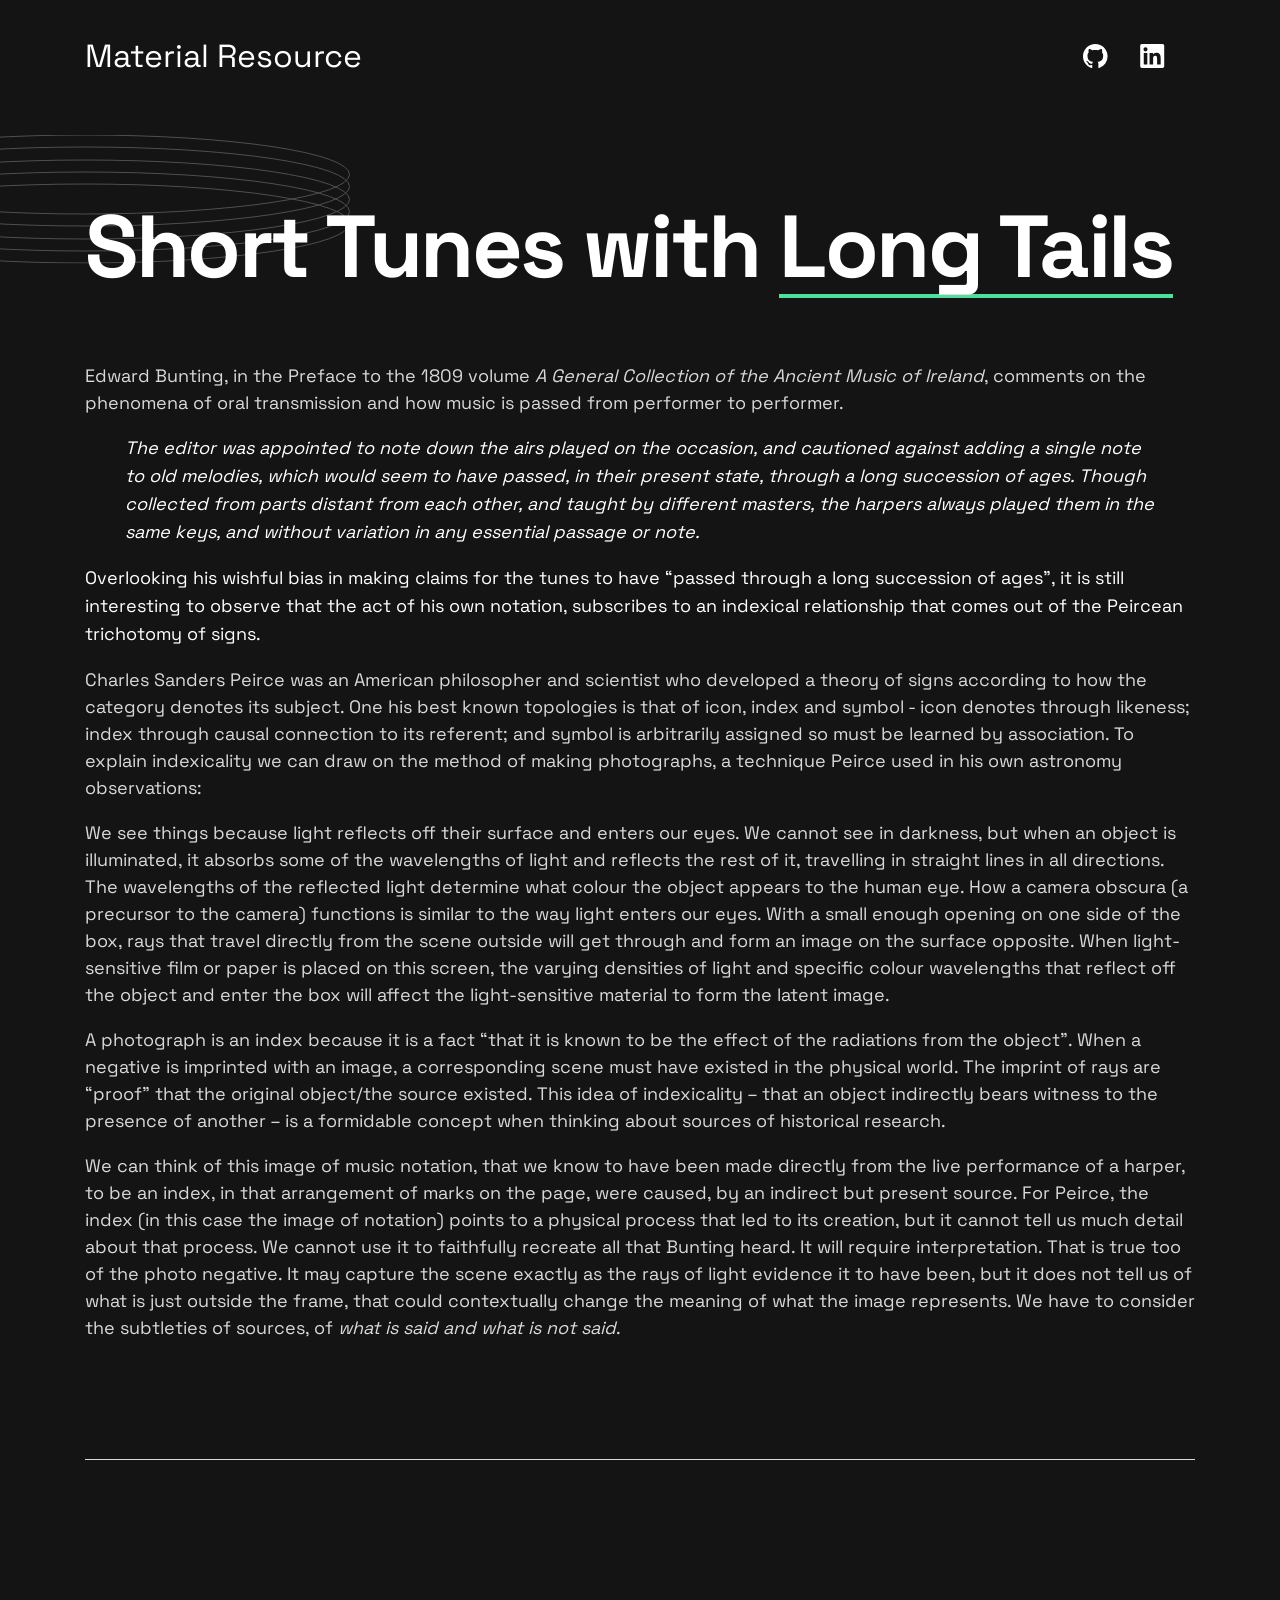
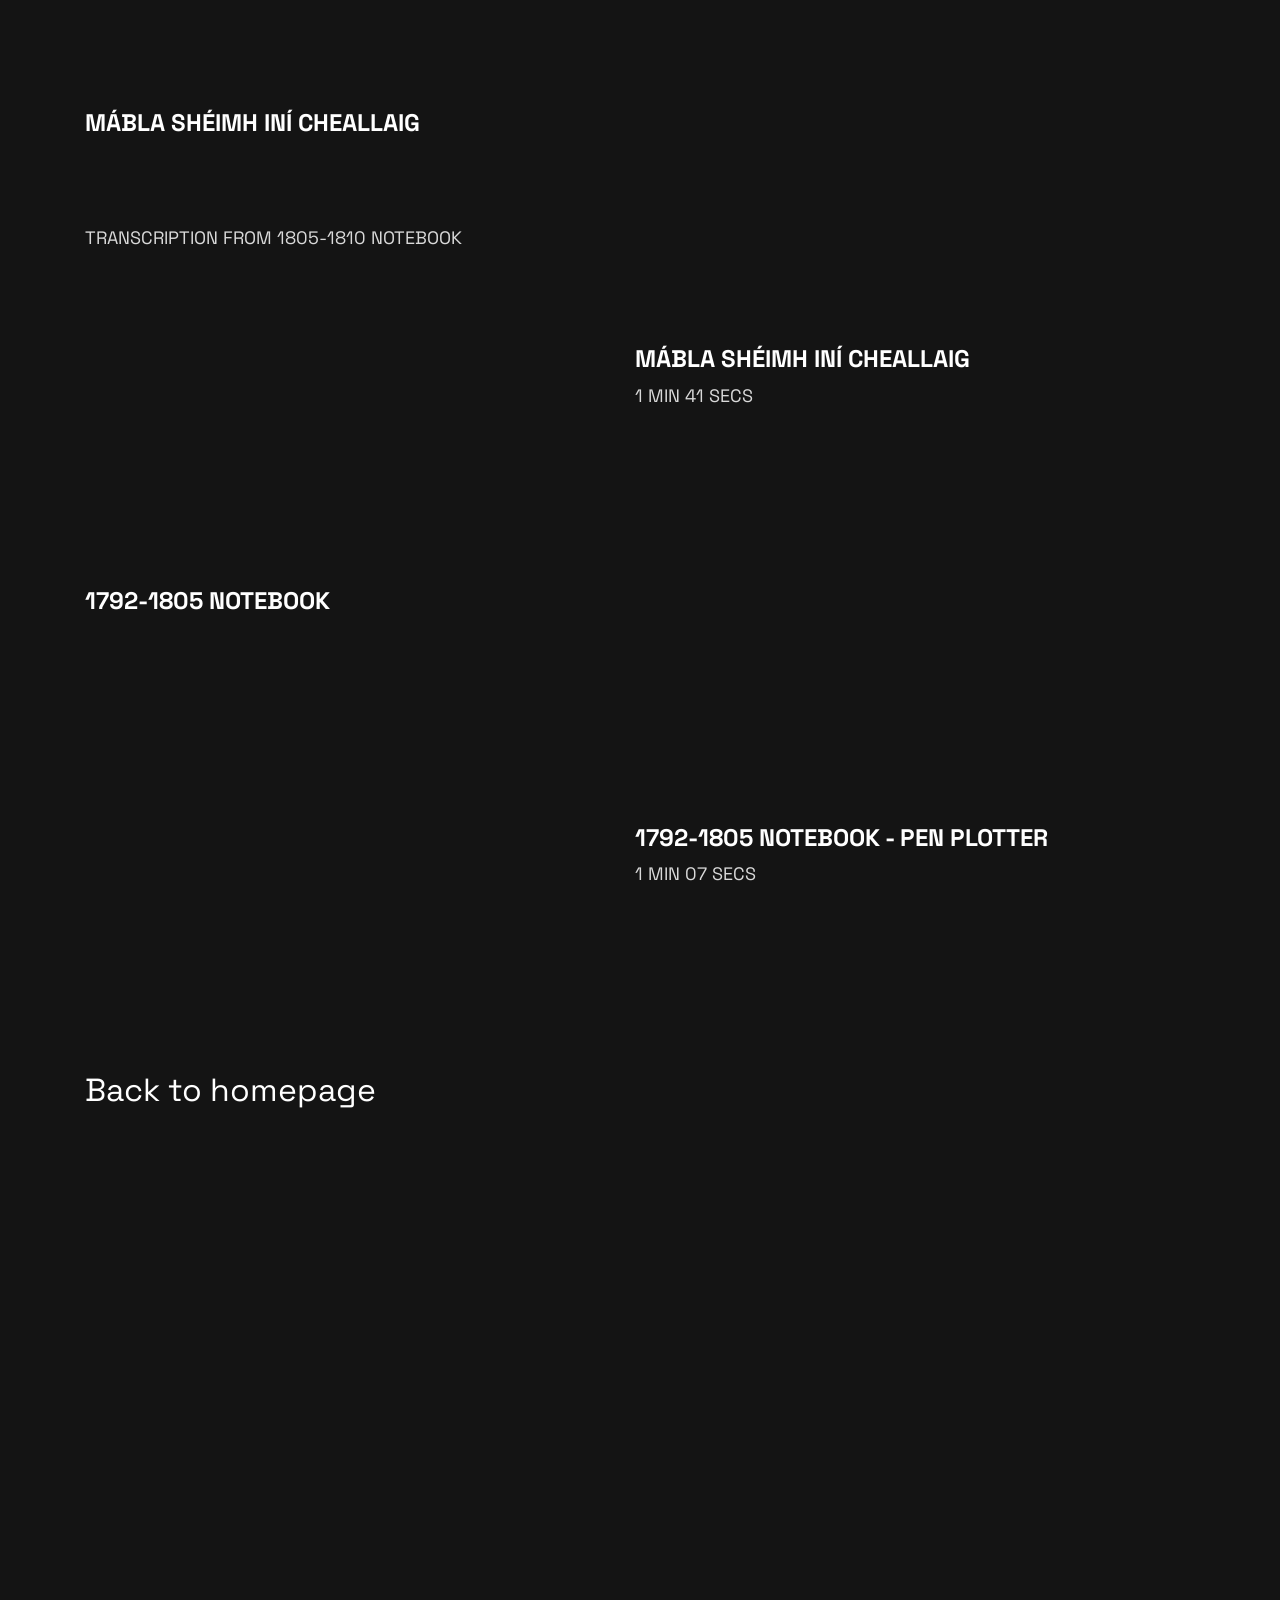
<file: shorttunesproject.html>
<!DOCTYPE html>
<html lang="en">
  <head>
    <meta charset="UTF-8" />
    <meta name="viewport" content="width=device-width, initial-scale=1.0" />
    <link rel="preconnect" href="https://fonts.googleapis.com" />
    <link rel="preconnect" href="https://fonts.gstatic.com" crossorigin />
    <link
      href="https://fonts.googleapis.com/css2?family=Space+Grotesk:wght@500;700&display=swap"
      rel="stylesheet"
    />
    <link
      rel="icon"
      type="image/png"
      sizes="32x32"
      href="./assets/images/favicon-32x32.png"
    />
    <link rel="stylesheet" href="style.css" />
    <title>Short Tunes with Long Tails</title>
  </head>
  <body>
    <header class="header">
      <h2 class="visually-hidden">Header</h2>
      <div class="wrapper">
        <nav class="header__nav">
          <h2 class="visually-hidden">Navigation</h2>
          <a href="index.html" class="header__home">
            Material Resource
            <span class="visually-hidden">(to home page)</span>
          </a>
          <a href="" class="header__social">
            <svg
              xmlns="http://www.w3.org/2000/svg"
              width="25"
              height="24"
              aria-labelledby="socialGitHub"
              role="img"
            >
              <title id="socialGitHub">GitHub</title>
              <path
                fill="#FFF"
                fill-rule="evenodd"
                d="M12.304 0C5.506 0 0 5.506 0 12.304c0 5.444 3.522 10.042 8.413 11.672.615.108.845-.261.845-.584 0-.292-.015-1.261-.015-2.291-3.091.569-3.891-.754-4.137-1.446-.138-.354-.738-1.446-1.261-1.738-.43-.23-1.046-.8-.016-.815.97-.015 1.661.892 1.892 1.261 1.107 1.86 2.876 1.338 3.584 1.015.107-.8.43-1.338.784-1.646-2.738-.307-5.598-1.368-5.598-6.074 0-1.338.477-2.446 1.26-3.307-.122-.308-.553-1.569.124-3.26 0 0 1.03-.323 3.383 1.26.985-.276 2.03-.415 3.076-.415 1.046 0 2.092.139 3.076.416 2.353-1.6 3.384-1.261 3.384-1.261.676 1.691.246 2.952.123 3.26.784.861 1.26 1.953 1.26 3.307 0 4.721-2.875 5.767-5.613 6.074.446.385.83 1.123.83 2.277 0 1.645-.015 2.968-.015 3.383 0 .323.231.708.846.584a12.324 12.324 0 0 0 8.382-11.672C24.607 5.506 19.101 0 12.304 0Z"
              />
            </svg>
          </a>
          <a href="" class="header__social">
            <svg
              xmlns="http://www.w3.org/2000/svg"
              width="25"
              height="24"
              aria-labelledby="socialLinkedIn"
              role="img"
            >
              <title id="socialLinkedIn">LinkedIn</title>
              <path
                fill="#FFF"
                fill-rule="evenodd"
                d="M5.551 3.304c-1.14 0-2.067.926-2.067 2.064 0 1.14.928 2.066 2.067 2.066a2.066 2.066 0 0 0 0-4.13ZM3.767 8.998v11.453h3.562L7.33 8.998H3.767Zm5.798 0V20.45l3.554.002.002-5.668c0-1.454.253-2.941 2.132-2.941 1.851 0 1.851 1.755 1.851 3.036v5.571l3.559-.001v-6.28c0-2.834-.517-5.457-4.27-5.457-1.763 0-2.916.997-3.368 1.85h-.05V8.997h-3.41ZM22.435 24H1.982c-.976 0-1.77-.777-1.77-1.732V1.731C.212.776 1.006 0 1.982 0h20.453c.98 0 1.777.776 1.777 1.73v20.538c0 .955-.797 1.732-1.777 1.732Z"
              />
            </svg>
          </a>
        </nav>
      </div>
    </header>

    <main id="main">
      <section class="hero">
        <div class="wrapper hero__wrapper bottom-border">
          <div class="hero__content">
           

            <img
              class="hero__rings"
              src="./assets/images/pattern-rings.svg"
              alt=""
              width="530"
              height="129"
            />
           




            <div class="hero__text">
              <h1 class="hero__headline header-xl">
                Short Tunes with <span>Long Tails</span>
              </h1>
              
              <p class="hero__description">
                <p>Edward Bunting, in the Preface to the 1809 volume <em>A General Collection of the Ancient Music of Ireland</em>, comments on the phenomena of oral transmission and how music is passed from performer to performer. <blockquote><em>The editor was appointed to note down the airs played on the occasion, and cautioned against adding a single note to old melodies, which would seem to have passed, in their present state, through a long succession of ages. Though collected from parts distant from each other, and taught by different masters, the harpers always played them in the same keys, and without variation in any essential passage or note.</em></blockquote>  Overlooking his wishful bias in making claims for the tunes to have <q>passed through a long succession of ages</q>, it is still interesting to observe that the act of his own notation, subscribes to an indexical relationship that comes out of the Peircean trichotomy of signs.</p> 
                <p>Charles Sanders Peirce was an American philosopher and scientist who developed a theory of signs according to how the category denotes its subject. One his best known topologies is that of icon, index and symbol - icon denotes through likeness; index through causal connection to its referent; and symbol is arbitrarily assigned so must be learned by association. To explain indexicality we can draw on the method of making photographs, a technique Peirce used in his own astronomy observations:</p>

  <p>We see things because light reflects off their surface and enters our eyes. We cannot see in darkness, but when an object is illuminated, it absorbs some of the wavelengths of light and reflects the rest of it, travelling in straight lines in all directions. The wavelengths of the reflected light determine what colour the object appears to the human eye. How a camera obscura (a precursor to the camera) functions is similar to the way light enters our eyes. With a small enough opening on one side of the box, rays that travel directly from the scene outside will get through and form an image on the surface opposite. When light-sensitive film or paper is placed on this screen, the varying densities of light and specific colour wavelengths that reflect off the object and enter the box will affect the light-sensitive material to form the latent image.</p>

<p>A photograph is an index because it is a fact <q>that it is known to be the effect of the radiations from the object</q>.  When a negative is imprinted with an image, a corresponding scene must have existed in the physical world. The imprint of rays are <q>proof</q> that the original object/the source existed. This idea of indexicality – that an object indirectly bears witness to the presence of another – is a formidable concept when thinking about sources of historical research.</p>  


<p>We can think of this image of music notation, that we know to have been made directly from the live performance of a harper, to be an index, in that arrangement of marks on the page, were caused, by an indirect but present source. For Peirce, the index (in this case the image of notation) points to a physical process that led to its creation, but it cannot tell us much detail about that process. We cannot use it to faithfully recreate all that Bunting heard. It will require interpretation. That is true too of the photo negative. It may capture the scene exactly as the rays of light evidence it to have been, but it does not tell us of what is just outside the frame, that could contextually change the meaning of what the image represents. We have to consider the subtleties of sources, of <em>what is said and what is not said</em>.  </p>  

            </div>
          </div>
        </div>
      </section>


      <section class="projects">
        <div class="wrapper projects__wrapper">
          <div class="projects__grid">
            
            <div class="projects__item">
              <picture class="projects__picture">
                <source
                  media="(min-width: 62.5em)"
                  srcset="./assets/images/thumbnail-project-6-large.webp"
                />
                <img
                  class="projects__image"
                  src="./assets/images/thumbnail-project-6-small.webp"
                  alt="screenshot of computer screen with both handwritten musical notation and transcribed digital notation "
                  width-="343"
                  height="253"
                />
              </picture>
              <h3 class="projects__name">Mábla Shéimh Iní Cheallaig</h3>
              <p class="projects__tags">
                <span>Transcription from 1805-1810 notebook</span>
              </p>
              <div class="projects__links">
                <a href="" class="underline"></a>
              </div>
            </div>

            <div class="projects__item">
              <picture class="projects__picture">
                  <iframe width="560" height="315" src="https://www.youtube.com/embed/1x_5mrqVjMo?si=LkF4zXhHFGgwZidA" title="YouTube video player" frameborder="0" allow="accelerometer; autoplay; clipboard-write; encrypted-media; gyroscope; picture-in-picture; web-share" referrerpolicy="strict-origin-when-cross-origin" allowfullscreen></iframe>
              </picture>
              <h3 class="projects__name">Mábla Shéimh Iní Cheallaig</h3>
              <p class="projects__tags">
                <span>1 min 41 secs</span>
              </p>
              <div class="projects__links">
                
              </div>
            </div>




 <div class="projects__item">
              <picture class="projects__picture">
                <source
                  media="(min-width: 62.5em)"
                  srcset="./assets/images/thumbnail-project-7-large.webp"
                />
                <img
                  class="projects__image"
                  src="./assets/images/thumbnail-project-7-small.webp"
                  alt="screenshot of notebook from Queens University Website "
                  width-="343"
                  height="253"
                />
              </picture>
              <h3 class="projects__name">1792-1805 notebook</h3>
              <p class="projects__tags">
                <span></span>
              </p>
              <div class="projects__links">
                <a href="" class="underline"></a>
              </div>
            </div>

            <div class="projects__item">
              <picture class="projects__picture">
                 <iframe width="560" height="315" src="https://www.youtube.com/embed/iUXHAXprXoQ?si=SFQ-4Vb216zfrexf" title="YouTube video player" frameborder="0" allow="accelerometer; autoplay; clipboard-write; encrypted-media; gyroscope; picture-in-picture; web-share" referrerpolicy="strict-origin-when-cross-origin" allowfullscreen></iframe>
              </picture>
              <h3 class="projects__name">1792-1805 Notebook - pen plotter</h3>
              <p class="projects__tags">
                <span>1 min 07 secs</span>
              </p>
              <div class="projects__links">
                
              </div>
            </div>



            

          </div>
        </div>
      </section>



    <footer class="footer bg-less-dark">
      <h2 class="visually-hidden">Footer</h2>
      <div class="wrapper">
        <nav class="header__nav">
          <h2 class="visually-hidden">Navigation</h2>
          <a href="index.html" class="header__home">
            Back to homepage
            <span class="visually-hidden">(to home page)</span>
          </a>
          
        </nav>
      </div>
    </footer>
  </body>
</html>
</file>
<file: style.css>
/* GLOBAL */

:root {
  --bg-body: hsl(0, 0%, 8%);
  --bg-body2: hsl(0, 0%, 14%);
  --accent: hsl(153, 71%, 59%);
  --text1: hsl(0, 0%, 100%);
  --text2: hsl(0, 0%, 85%);
  --invalid: hsl(7, 100%, 68%);
  --fs-18: 1.125rem;
  --fs-88: 5.5rem;
  --fs-72: 4.5rem;
  --fs-40: 2.5rem;
  --fs-48: 3rem;
  --fs-36: 2.25rem;
  --fs-32: 2rem;
  --fs-24: 1.5rem;
  --fs-20: 1.25rem;
  --container: 69.375rem;
  --transition: 250ms ease-in-out;
}

html,
body {
  overflow-x: hidden;
}

html {
  box-sizing: border-box;
  font-size: 100%;
}

*,
*::before,
*::after {
  box-sizing: inherit;
}

body,
input,
textarea,
button {
  font-family: 'Space Grotesk', sans-serif;
}

body {
  margin: 0;
  background-color: var(--bg-body);
  color: var(--text1);
  font-size: var(--fs-18);
  line-height: 1.56;
  padding-bottom: 25rem;
}

.bg-less-dark {
background-color: var(--bg-body); /* Updated to match the header's background */
}

h1,
h2,
h3,
p {
  margin-block-start: 0;
}

h1,
h2,
h3 {
  line-height: 1;
}

.header-xl {
  font-size: 2.5rem;
  font-size: clamp(2.5rem, 0.7rem + 7.68vw, 5.5rem);
  letter-spacing: -0.028em;
  line-height: 1.1;
}

p {
  font-size: 1rem;
  font-size: clamp(1rem, 0.79rem + 0.89vw, 1.125rem);
  line-height: 1.5;
  color: var(--text2);
}

a {
  transition: color var(--transition);
}

a:focus-visible,
input:focus-visible,
textarea:focus-visible {
  outline: 2px dashed var(--accent);
  outline-offset: 2px;
}

input:invalid,
textarea:invalid {
  outline-color: var(--invalid);
}

a.underline,
button {
  display: inline-block;
  padding-bottom: 0.625rem;
  font-size: 1rem;
  line-height: 1.625;
  letter-spacing: 0.143em;
  font-weight: 700;
  text-transform: uppercase;
  color: var(--text1);
  text-decoration: none;
  background-image: linear-gradient(
    to right,
    var(--accent) 75%,
    var(--accent) 75%
  );
  background-position: 0 2.1em;
  background-repeat: repeat-x;
  background-size: 8px 2px;
}

a:hover {
  color: var(--accent);
}

img,
svg {
  display: block;
}

.visually-hidden {
  position: absolute;
  left: -10000px;
  top: auto;
  width: 1px;
  height: 1px;
  overflow: hidden;
}

.wrapper {
  width: calc(100% - 2rem);
  max-width: var(--container);
  margin-inline: auto;
}

/* 600px */
@media (min-width: 37.5em) {
  .wrapper {
    width: calc(100% - 3.75rem);
  }
}

/* UTILITY */

.bottom-border {
  border-bottom: 1px solid var(--text2);
}

/* HEADER */

.header {
  position: relative;
  z-index: 1;
  margin-block-start: 20px;
}

.header__nav {
  display: flex;
  flex-wrap: wrap;
  justify-content: center;
  text-align: center;
  gap: 20px 25px;
}

.header__home {
  font-size: 1.5rem;
  font-size: clamp(1.5rem, 1.02rem + 2.04vw, 2rem);
  line-height: 1;
  color: var(--text1);
  text-decoration: none;
  flex: 1 0 100%;
}

.header__social > svg > path {
  transition: fill var(--transition);
}

.header__social:hover > svg > path {
  fill: var(--accent);
}

@media (min-width: 37.5em) {
  .header {
    margin-block-start: 30px;
    /* margin-block-end: 90px; */
  }

  .header__nav {
    justify-content: flex-start;
    align-items: center;
    text-align: left;
    gap: 32px;
  }

  .header__home {
    flex: 0 1 auto;
    margin-inline-end: auto;
  }
}

@media (min-width: 62.5em) {
  .header {
    margin-block-start: 40px;
    margin-block-end: 127px;
  }

  .header__nav {
    padding-right: 30px;
  }
}

/*  HERO */

.hero__wrapper {
  padding-bottom: 80px;
}

.hero__image {
  position: absolute;
  top: 0;
  left: 50%;
  translate: -50%;
  width: 174px;
  height: auto;
}

.hero__rings {
  position: absolute;
  right: 50%;
  top: 130px;
  /* 8.125rem; */
  z-index: -1;
  /* width: 33.125rem; */
  height: auto;
}

.hero__circle {
  position: relative;
  top: 171px;
  margin-bottom: -129px;
  translate: calc(100vw - 64px - 16px);
}

.hero__text {
  position: relative;
  text-align: center;
  margin-block-start: 335px;
}

.hero__headline {
  margin-block-end: 24px;
}

.hero__headline > br {
  display: none;
}

h1 > span {
  background-image: linear-gradient(
    to right,
    var(--accent) 75%,
    var(--accent) 75%
  );
  background-position: 0 1.18em;
  background-repeat: repeat-x;
  background-size: 8px 4px;
}

.hero__description {
  margin-block-end: 24px;
}

@media (min-width: 37.5em) {
  .hero {
    position: relative;
    margin-block-start: -62px;
  }

  .hero__wrapper {
    padding-bottom: 60px;
  }

  .hero__content {
    display: flex;
    align-items: center;
  }

  .hero__content picture {
    order: 2;
  }

  .hero__image {
    position: relative;
    width: 42vw;
    max-width: 445px;
    /* width: 322px; */
    height: auto;
    left: auto;
    right: 0;
    translate: 0;
  }

  .hero__rings {
    top: 90px;
    right: auto;
    left: 0;
    translate: -50%;
  }

  .hero__circle {
    position: absolute;
    top: auto;
    right: 0;
    bottom: 190px;
    translate: 50%;
    z-index: 1;
  }

  .hero__text {
    /* width: 62vw; */
    margin-block-start: 90px;
    margin-right: -30px;
    flex: 1 0 58vw;
    text-align: left;
    z-index: 1;
  }

  .hero__headline {
    margin-block-end: 60px;
  }

  .hero__headline > br {
    display: inline-block;
  }

  .hero__description {
    /* width: 70%; */
    margin-block-end: 34px;
  }
}

@media (min-width: 62.5em) {
  .hero {
    margin-block-start: 0px;
  }

  .hero__wrapper {
    position: relative;
    padding-bottom: 100px;
  }

  .hero__content {
    align-items: flex-start;
  }

  .hero__content picture {
    margin-left: -80px;
  }

  .hero__image {
    margin-block-start: -199px;
  }

  .hero__rings {
    top: 0px;
    translate: -50% -50%;
  }

  .hero__circle {
    top: 322px;
    right: 445px;
  }

  .hero__text {
    margin-block-start: 0;
    margin-right: 0;
    flex: 1;
  }

  .hero__headline {
    margin-block-end: 43px;
  }

  .hero__headline > br {
    display: none;
  }

  .hero__description {
    width: 38ch;
    margin-block-end: 66px;
  }
}

/* SKILLS */

.skills {
  position: relative;
}

.skills__wrapper {
  display: grid;
  grid-template-columns: 1fr;
  gap: 24px;
  padding-block: 40px;
}

.skills__item {
  text-align: center;
}

.skills__title {
  font-size: 2rem;
  font-size: clamp(2rem, 0.33rem + 7.11vw, 3rem);
  line-height: 1.17;
  margin-block-end: 2px;
}

.skills__description {
  margin-block-end: 0;
}

.skills__rings {
  position: absolute;
  bottom: 0;
  left: 50%;
  translate: 0 50%;
}

@media (min-width: 37.5em) {
  .skills__wrapper {
    grid-template-columns: repeat(2, 1fr);
    gap: 52px 24px;
    border: none;
    padding-block: 52px 0;
  }

  .skills__item {
    text-align: left;
  }

  .skills__rings {
    translate: 40% 50%;
  }
}

@media (min-width: 62.5em) {
  .skills__wrapper {
    grid-template-columns: repeat(3, 1fr);
    gap: 58px 30px;
    padding-block-start: 72px;
  }

  .skills__rings {
    translate: -40% 50%;
    left: 100%;
  }
}

/* PROJECTS */

.projects__wrapper {
  padding-block: 140px;
}

.projects__grid {
  display: grid;
  grid-template-columns: repeat(2, 1fr);
  gap: 40px;
  justify-items: center;
  text-align: center;
}

.projects__headline {
  grid-column: 1 / span 2;
  margin-block-end: 0;
}

.projects__contact {
  grid-column: 1 / span 2;
}

.projects__item {
  grid-column: 1 / span 2;
}

.projects__picture {
  display: block;
  margin-block-end: 20px;
}

.projects__image {
  width: 100%;
  height: auto;
}

.projects__name {
  font-size: 1.5rem;
  line-height: 1.3;
  font-weight: 700;
  text-transform: uppercase;
  margin-block-end: 7px;
}

.projects__tags {
  display: flex;
  justify-content: center;
  gap: 12px;
  margin-block-end: 20px;
  text-transform: uppercase;
}

.projects__links {
  display: flex;
  flex-direction: column;
  align-items: center;
  gap: 20px;
}

@media (min-width: 37.5em) {
  .projects__grid {
    gap: 60px 24px;
    justify-items: start;
    text-align: left;
  }

  .projects__contact {
    justify-self: end;
  }

  .projects__item {
    grid-column: span 1;
  }

  .projects__headline,
  .projects__contact {
    grid-column: span 1;
  }

  .projects__contact {
    align-self: center;
  }

  .projects__tags,
  .projects__links {
    display: block;
  }

  .projects__tags span {
    margin-inline-end: 18px;
  }

  .projects__links a {
    margin-inline-end: 30px;
  }

  .project__links {
    display: block;
  }
}

@media (min-width: 62.5em) {
  .projects__grid {
    gap: 70px 30px;
  }

  .projects__item {
    display: grid;
    grid-template-columns: 1fr;
    grid-template-rows: repeat(4, auto);
  }

  .projects__picture {
    position: relative;
    grid-column: 1 / 2;
    grid-row: 1 / 2;
  }

  .projects__picture::after {
    content: '';
    position: absolute;
    width: 100%;
    height: 100%;
    top: 0;
    background-color: hsl(0, 0%, 0%);
    opacity: 0;
    transition: opacity 150ms ease-in-out;
  }

  .projects__item:hover .projects__picture::after {
    opacity: 0.5;
  }

  .projects__item:hover .projects__links {
    opacity: 1;
  }
  .projects__item:focus-within .projects__links {
    opacity: 1;
  }

  .projects__item:focus-within .projects__picture::after {
    opacity: 0.5;
  }

  .projects__image {
    width: 100%;
    height: auto;
  }

  .projects__links {
    grid-column: 1 / 2;
    grid-row: 1 / 2;
    justify-self: center;
    align-self: center;
    z-index: 1;
    opacity: 0;
    transition: opacity 400ms ease-in-out;
  }

  .projects__links:hover ~ .projects__picture::after {
    opacity: 0.5;
  }

  .projects__tags {
    margin-block-end: 0;
  }
}

/* CONTACT */

.contact {
  position: relative;
}

.contact__wrapper {
  padding-block: 84px;
}

.contact__headline {
  margin-block-end: var(--fs-20);
}

.contact__control {
  position: relative;
  margin-block-end: 16px;
}

.contact__control input,
.contact__control textarea {
  width: 100%;
  padding-block: 16px;
  padding-inline: 24px;
  border: none;
  border-bottom: 1px solid var(--text1);
  background: transparent;
  font-size: 1rem;
  line-height: 1.625;
  color: var(--text1);
}

.contact__control > *::placeholder {
  color: var(--text1);
  opacity: 0.5;
  text-transform: uppercase;
}

.contact__control textarea {
  margin-block-end: 32px;
}

.contact__control.align-right {
  display: flex;
  justify-content: flex-end;
}

.contact__control button {
  background-color: transparent;
  border: none;
}

.contact__invalid-icon {
  display: none;
  width: var(--fs-24);
  height: var(--fs-24);
  position: absolute;
  top: 50%;
  right: 0;
  translate: -50% -50%;
}

.contact input:focus-visible:invalid ~ .contact__invalid-icon,
.contact textarea:focus-visible:invalid ~ .contact__invalid-icon {
  display: inline-block;
}

.contact textarea:focus-visible:invalid ~ .contact__invalid-icon {
  top: 1.2rem;
  right: 1.5rem;
  translate: none;
}

.contact__rings {
  position: absolute;
  left: 0;
  bottom: 97px;
  translate: -75%;
}

@media (min-width: 37.5em) {
  .contact__rings {
    bottom: 47px;
    translate: -75%;
  }
}

@media (min-width: 62.5em) {
  .contact__wrapper {
    display: grid;
    grid-template-columns: repeat(2, 27.8rem);
    justify-content: space-between;
  }

  .contact__headline {
    margin-block-end: var(--fs-36);
  }

  .contact__rings {
    translate: -40%;
  }
}

/* 999.98px */
@media (max-width: 62.49875em) {
  .contact__wrapper {
    max-width: 27.8rem;
  }

  .contact__text {
    text-align: center;
  }
}

footer {
  padding-block: 40px 60px;
}

@media (min-width: 37.5em) {
  footer {
    padding-block: 30px 40px;
  }
}

@media (min-width: 62.5em) {
  footer {
    padding-block: 47px 92px;
  }
}
</file>
